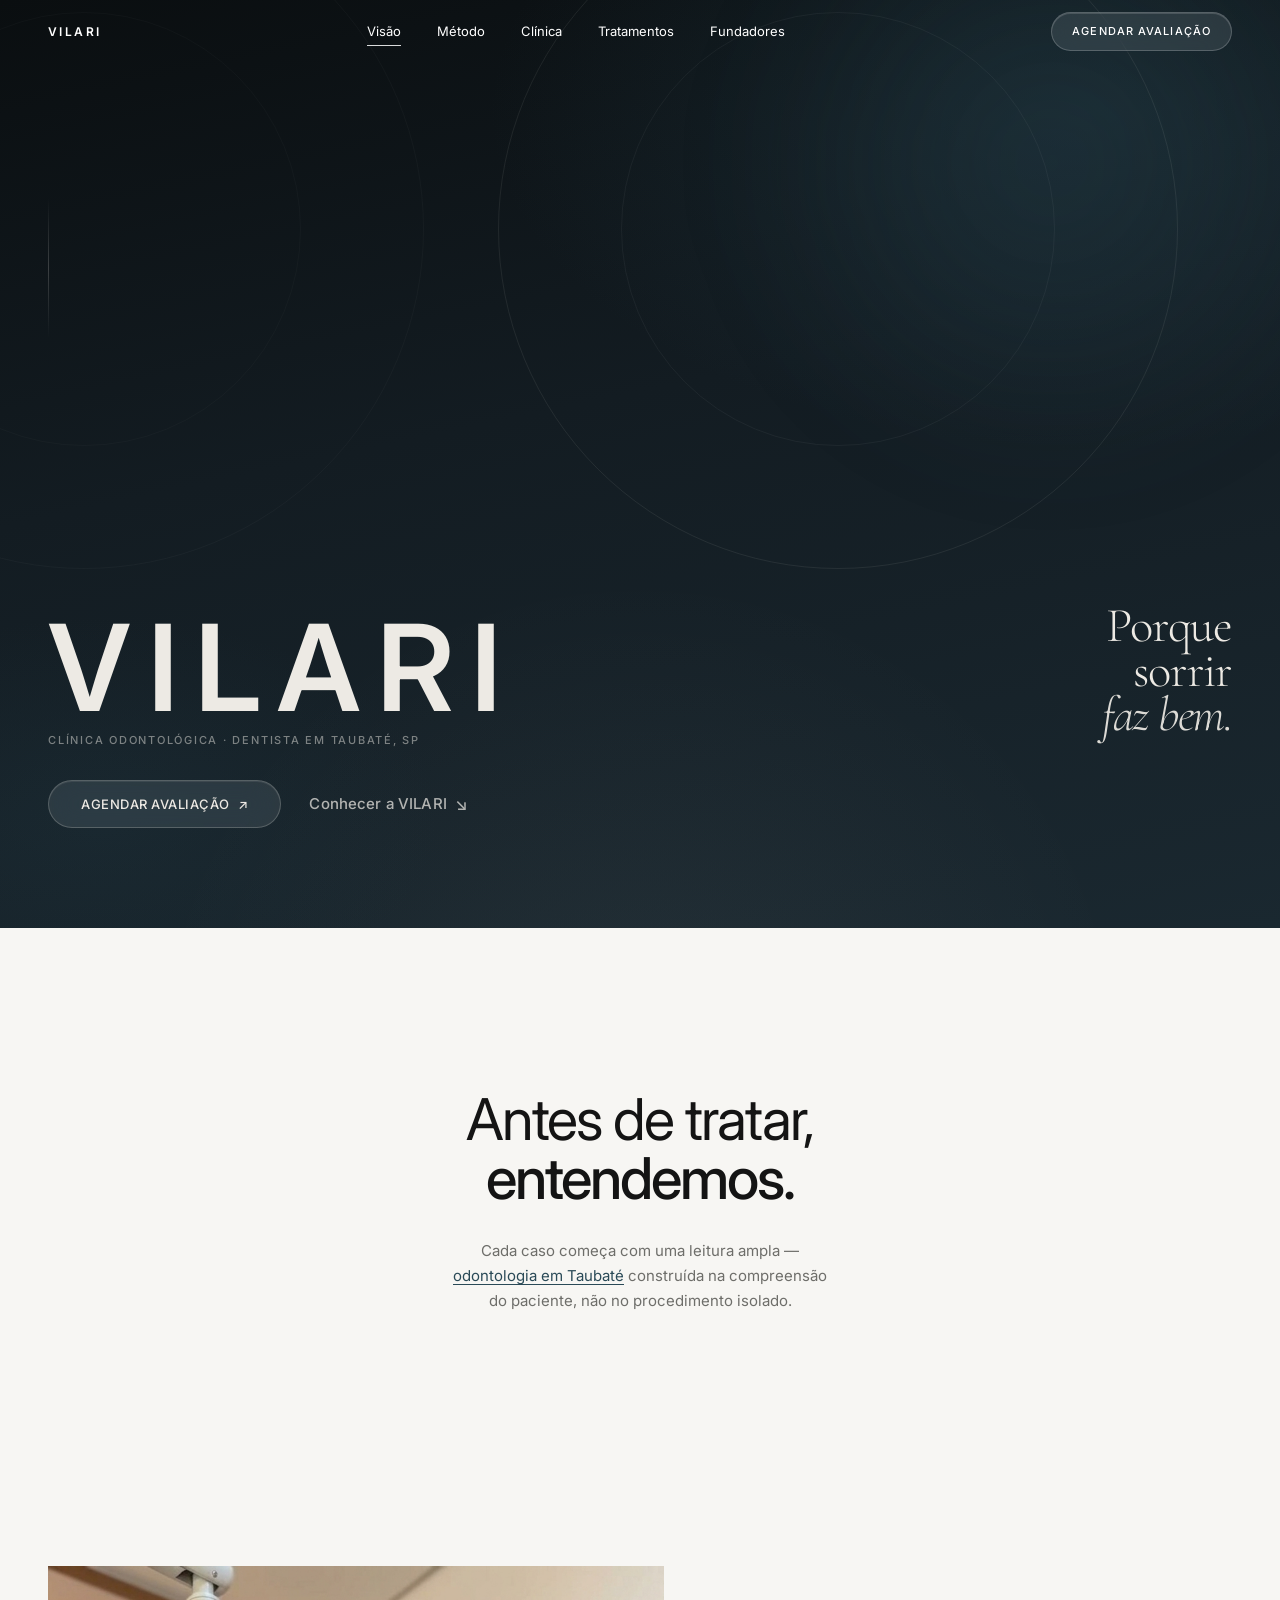
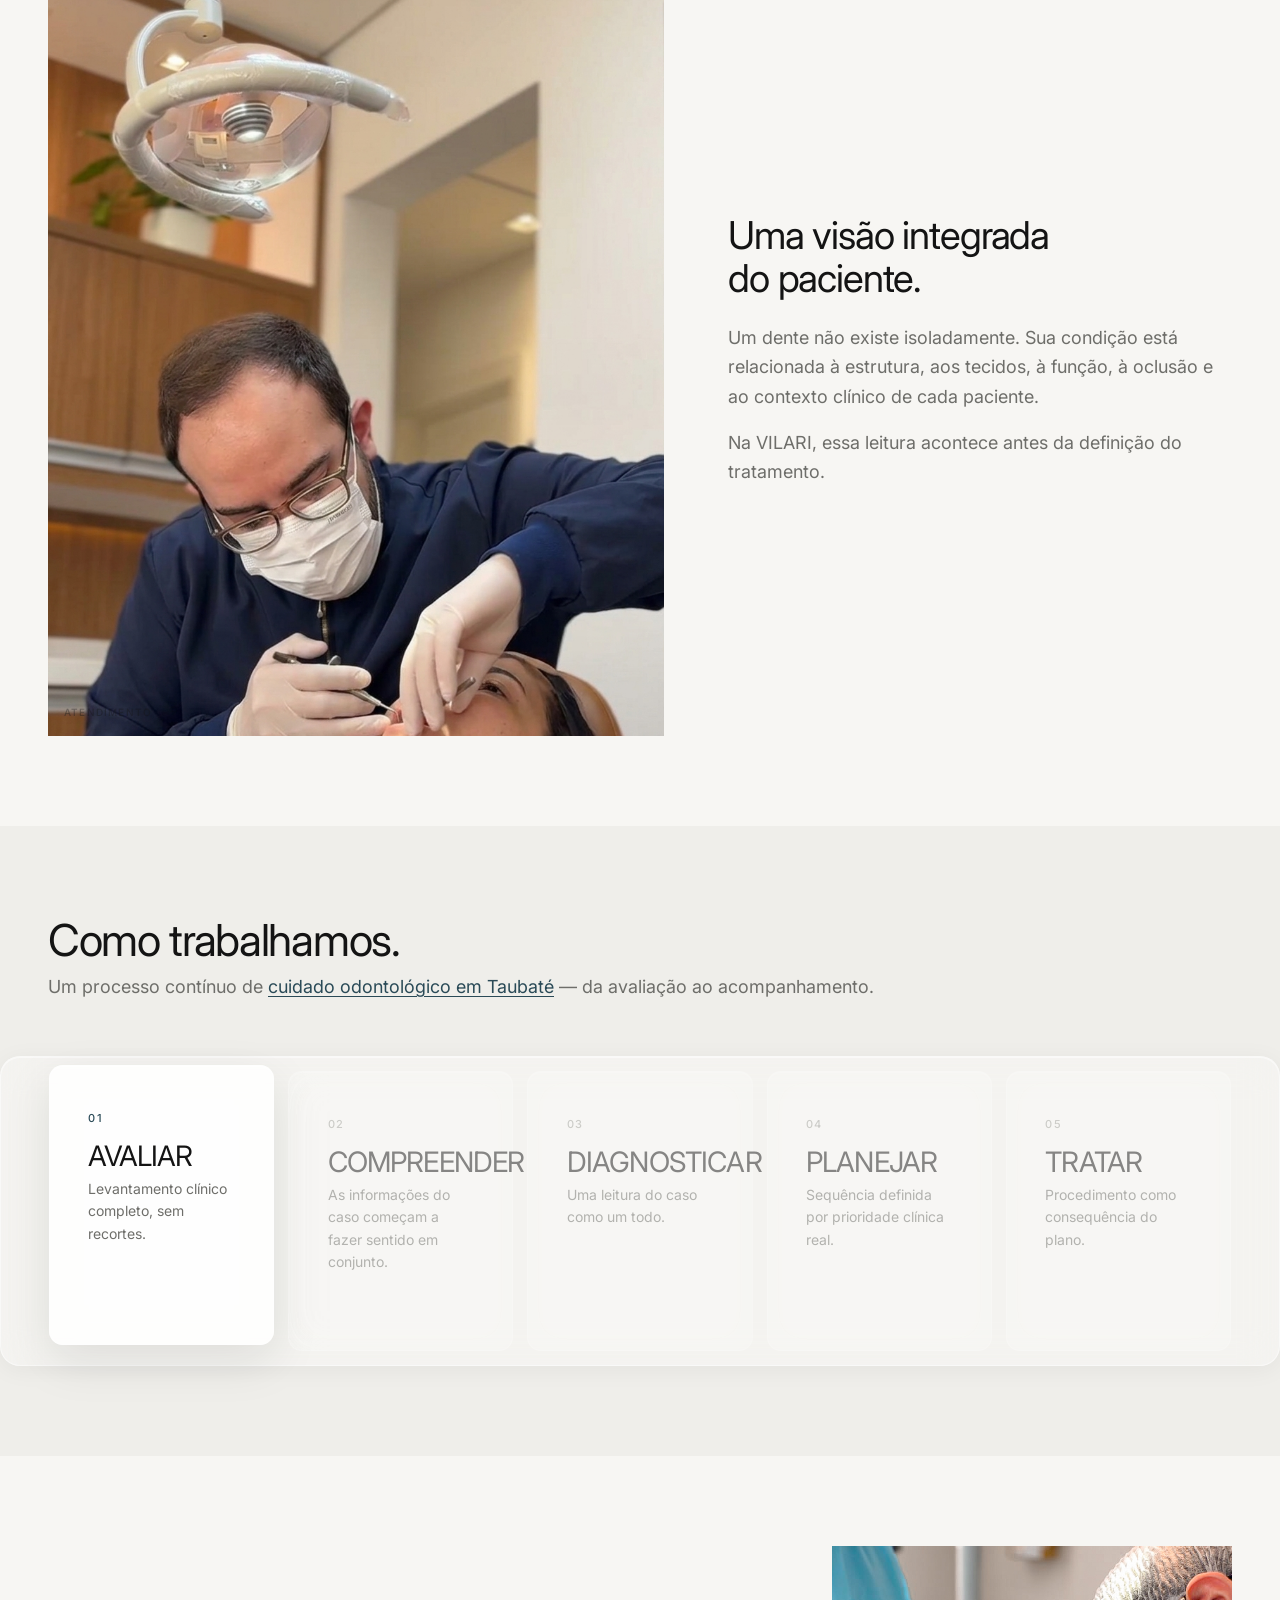
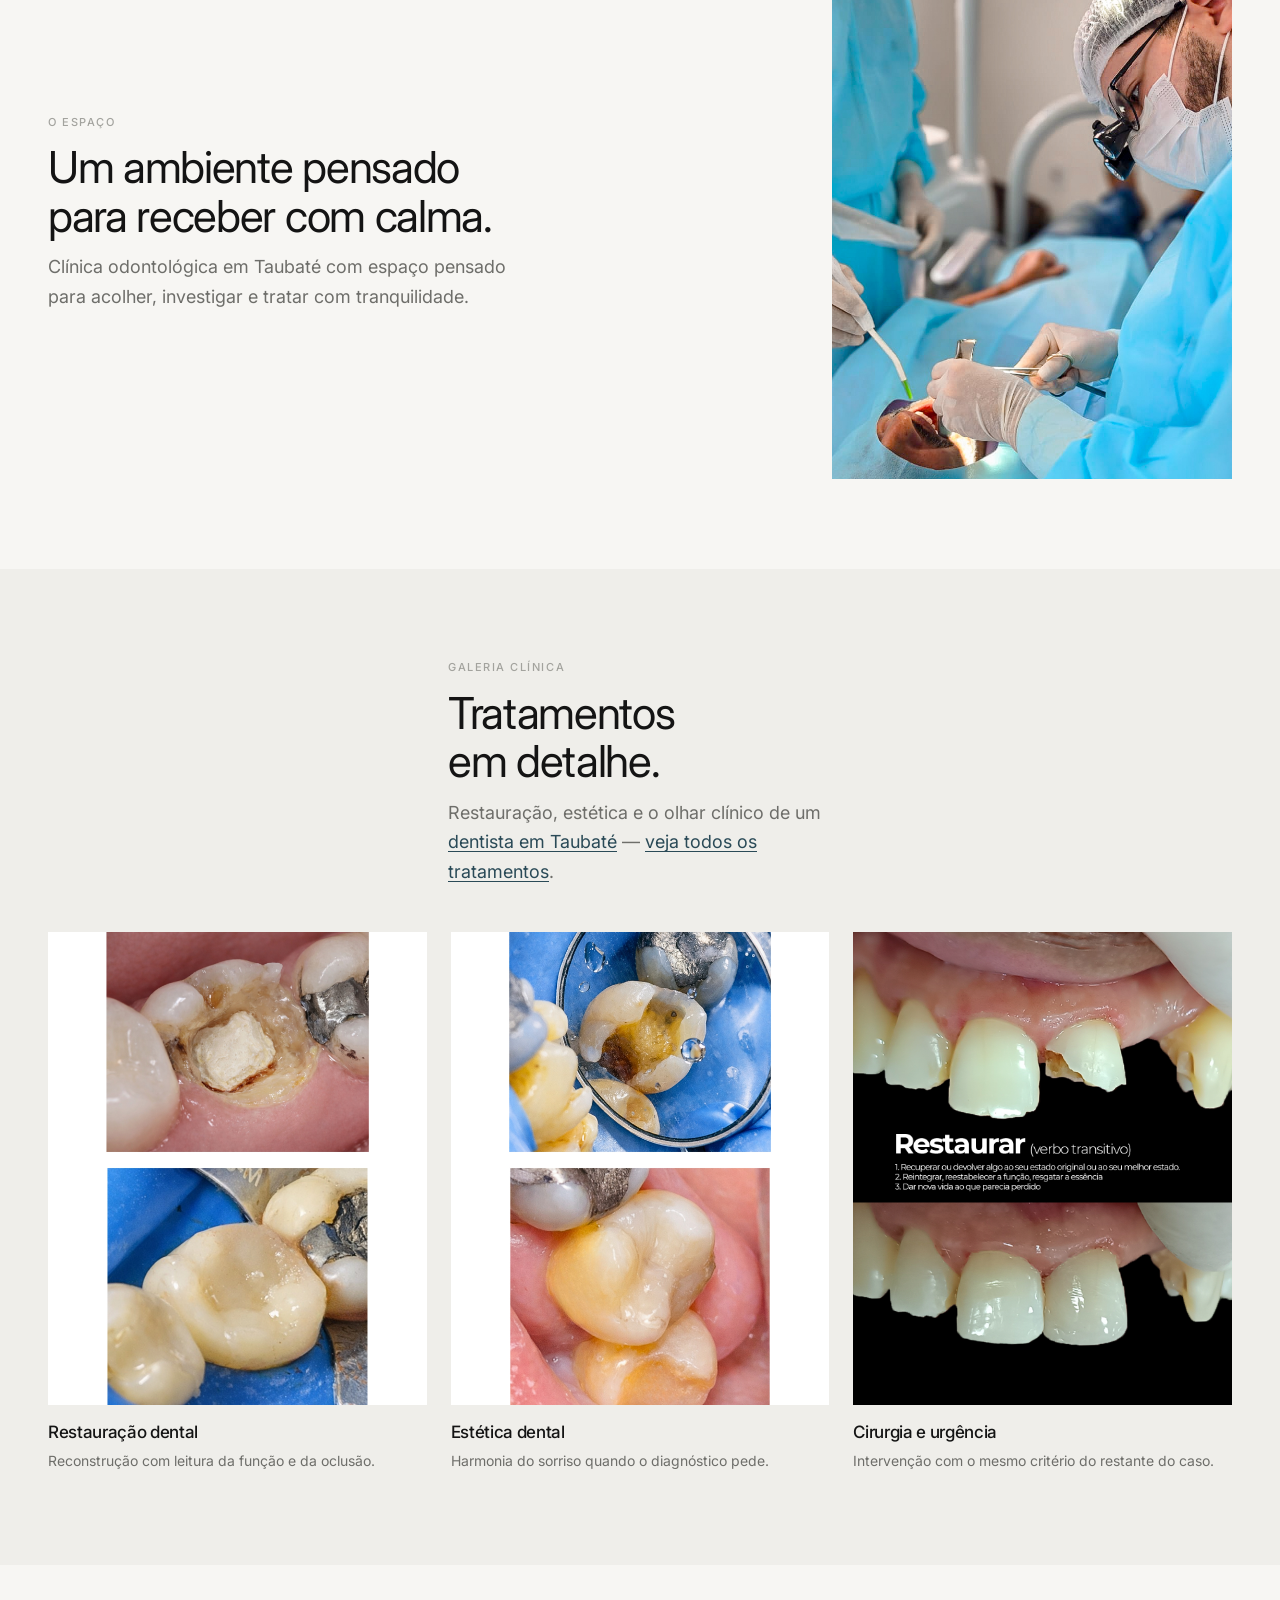
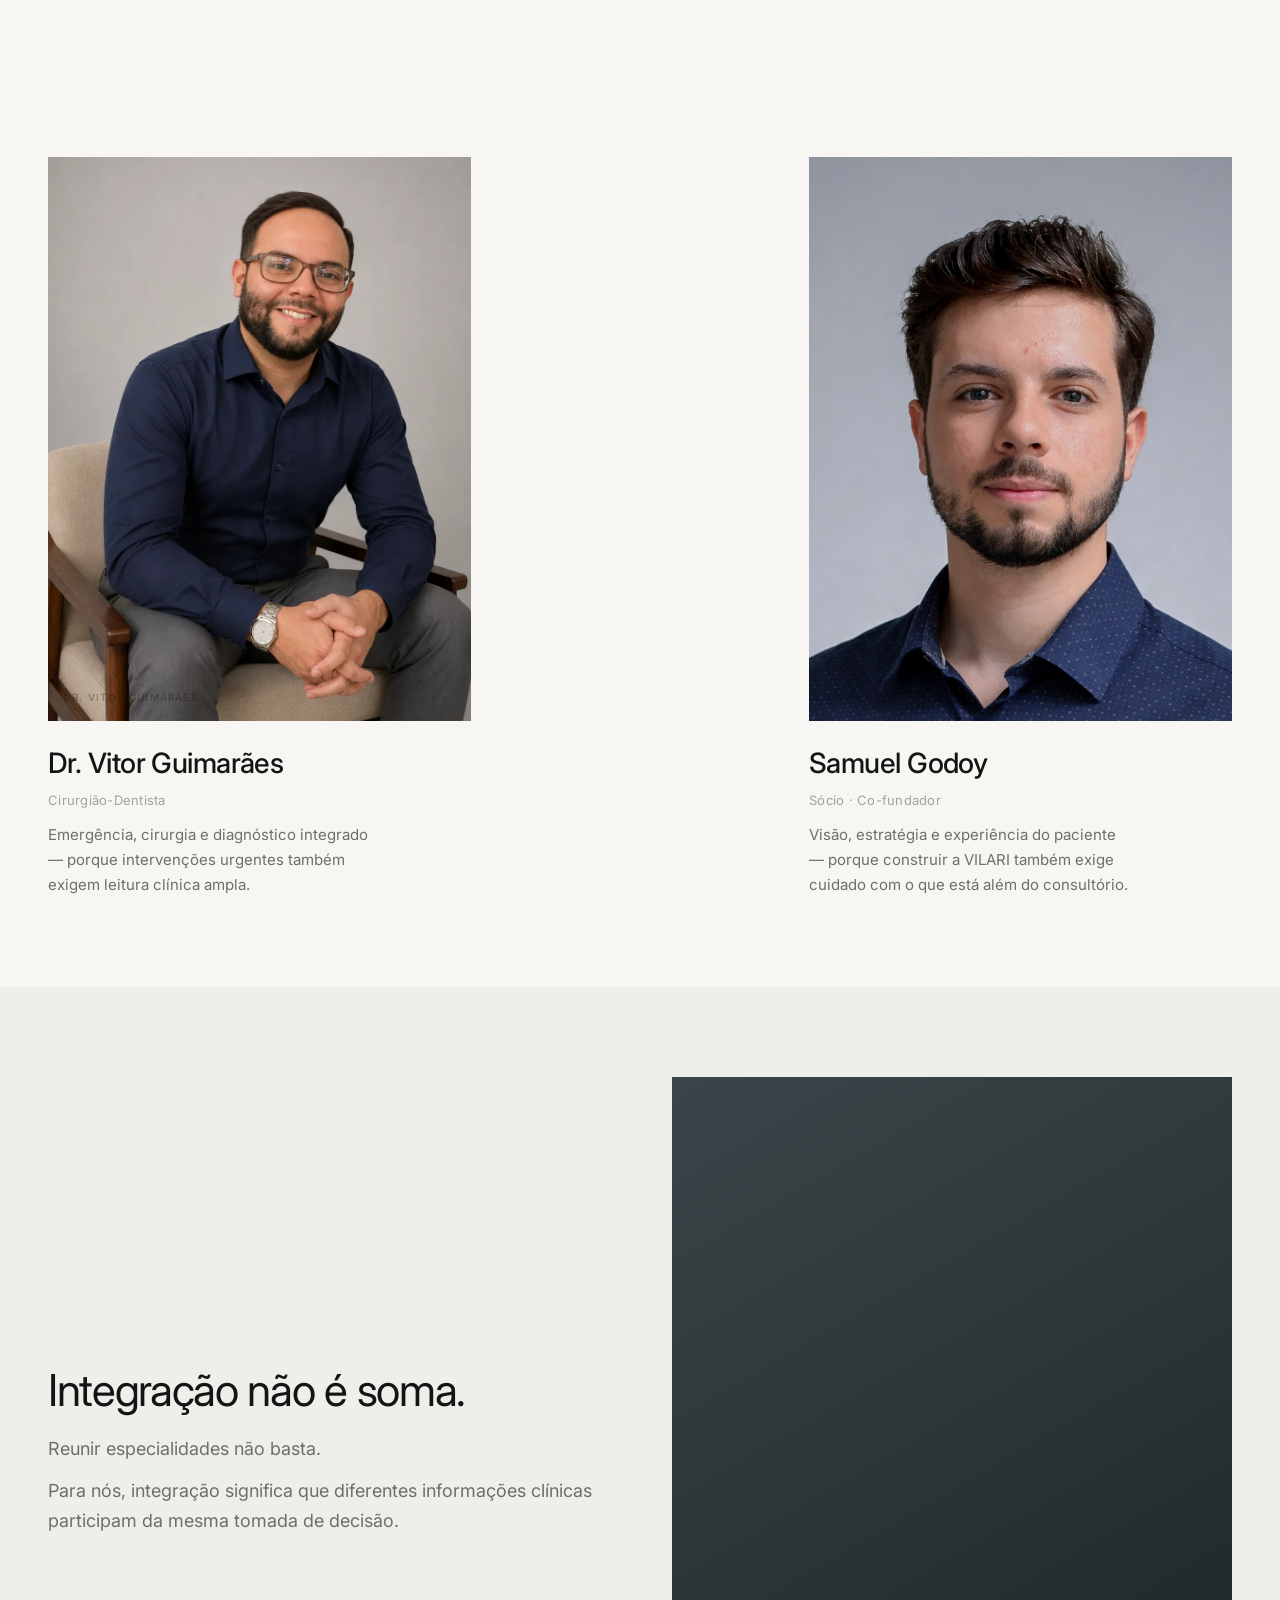
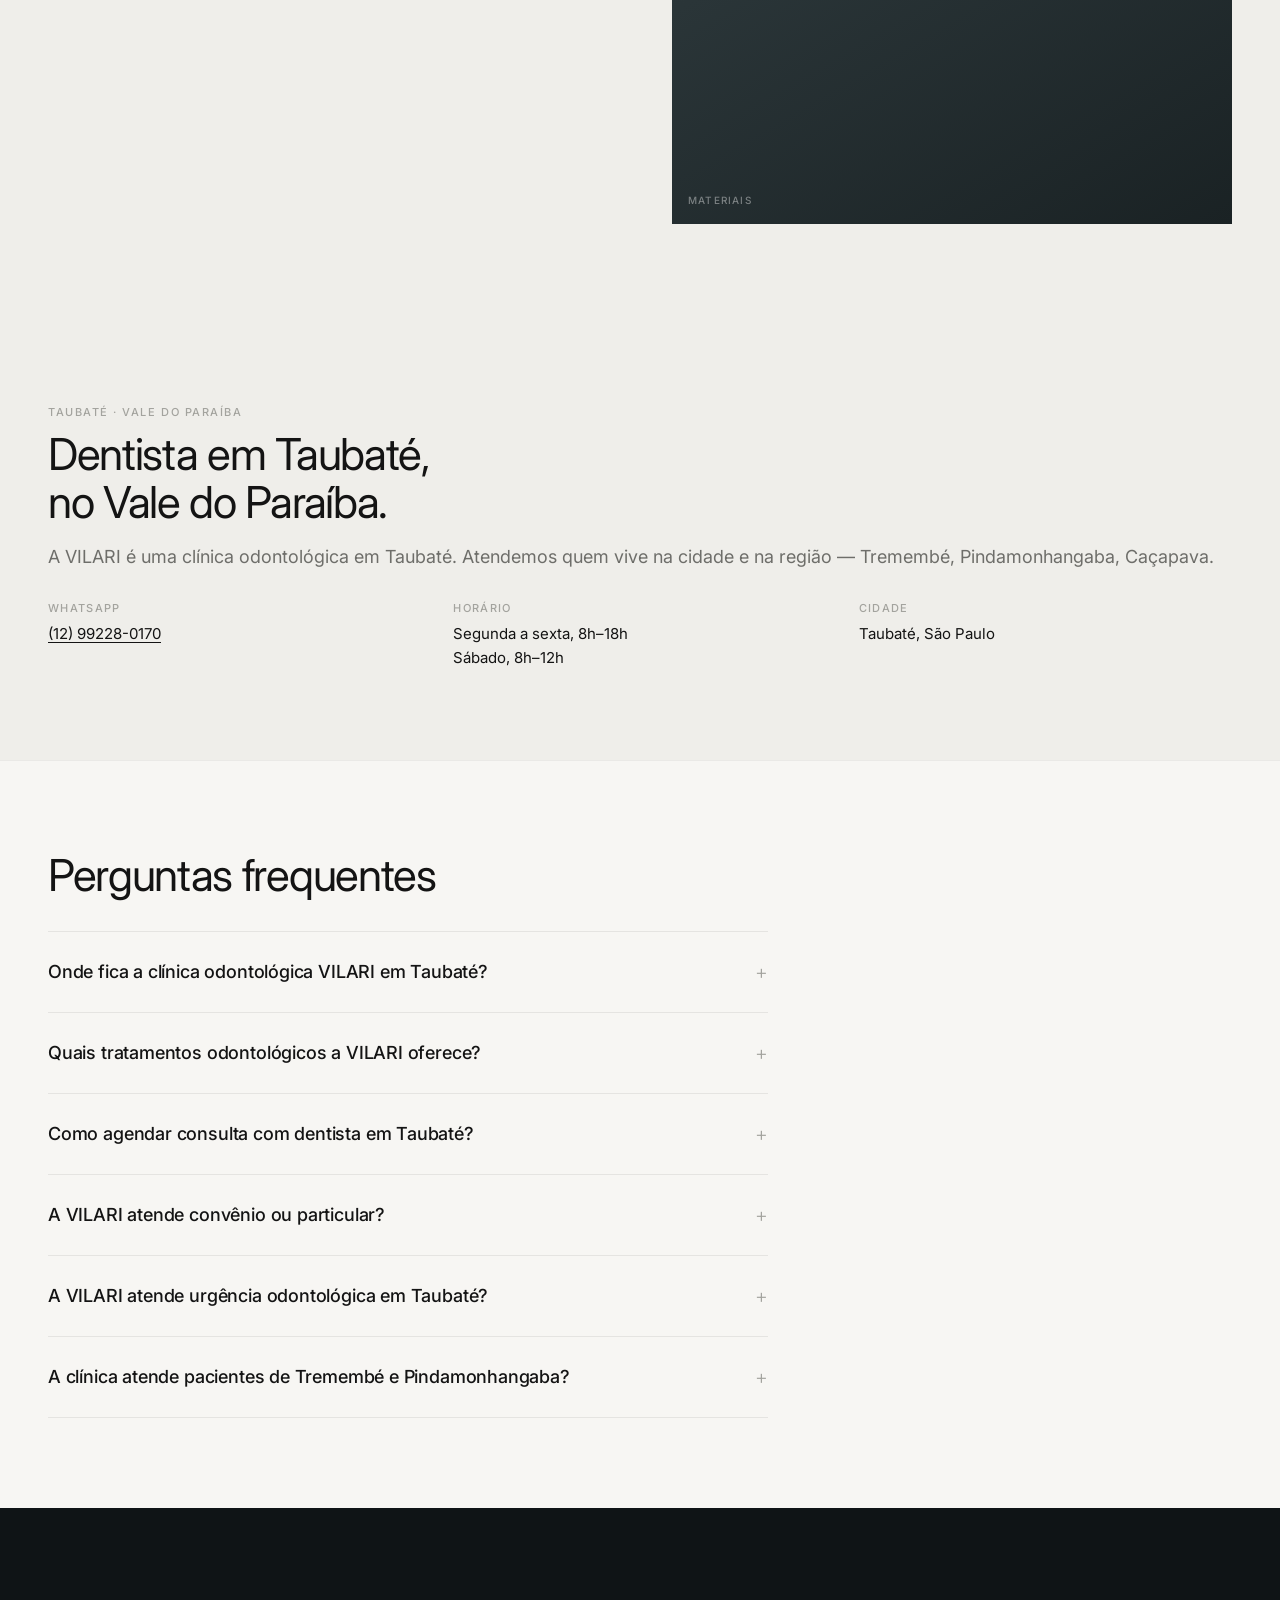
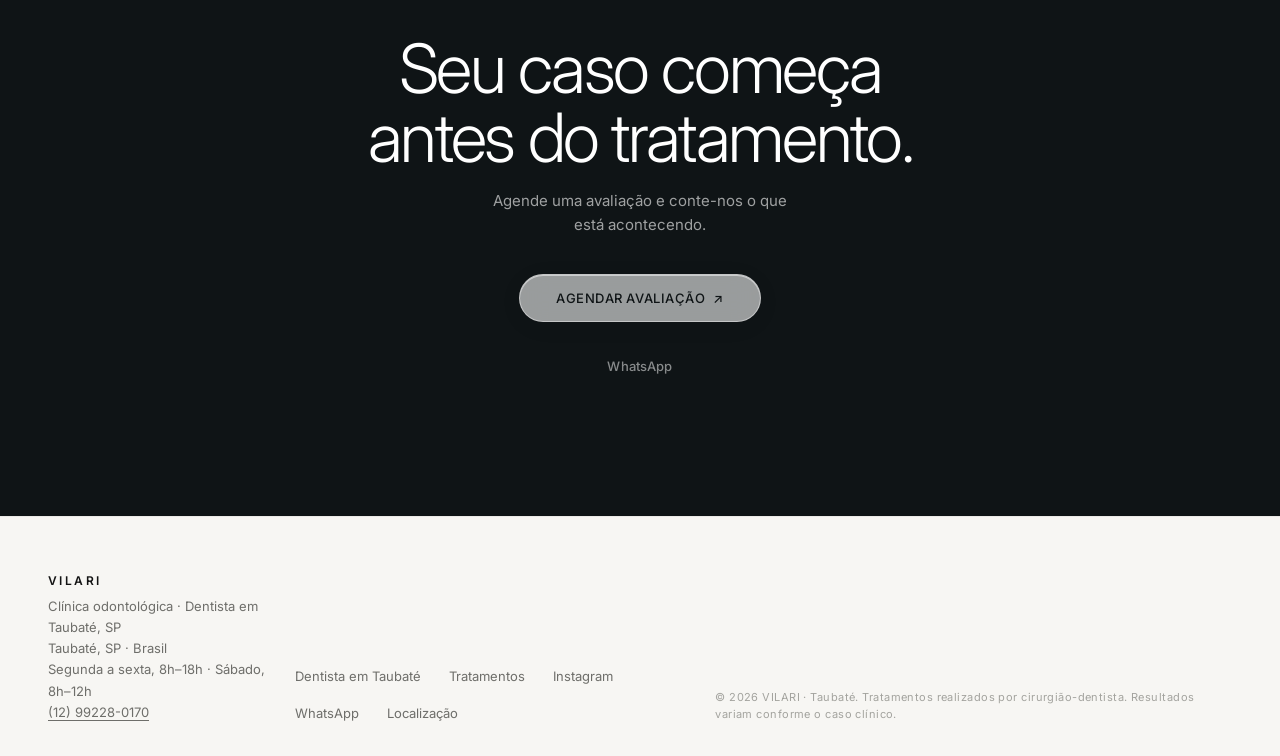
<file: index.html>
<!DOCTYPE html>
<html lang="pt-BR">
<head>
<meta charset="UTF-8">
<meta name="viewport" content="width=device-width, initial-scale=1.0, viewport-fit=cover">
<title>Dentista em Taubaté — VILARI | Clínica Odontológica</title>
<meta name="description" content="Dentista em Taubaté. Clínica odontológica VILARI com avaliação integrada, restauração, cirurgia e estética. Agende pelo WhatsApp — porque sorrir faz bem.">
<meta name="robots" content="index, follow, max-image-preview:large, max-snippet:-1, max-video-preview:-1">
<meta name="googlebot" content="index, follow">
<meta name="google-site-verification" content="o-QdteLFO8SlQJguzMWL3Iy0cIHrMH2_AKSW12f5FJg">
<meta name="author" content="VILARI Clínica Odontológica">
<meta name="geo.region" content="BR-SP">
<meta name="geo.placename" content="Taubaté">
<meta name="geo.position" content="-23.0264;-45.5553">
<meta name="ICBM" content="-23.0264, -45.5553">
<link rel="canonical" href="https://www.vilariodontologia.com.br/">
<link rel="alternate" hreflang="pt-BR" href="https://www.vilariodontologia.com.br/">
<link rel="alternate" hreflang="x-default" href="https://www.vilariodontologia.com.br/">
<link rel="sitemap" type="application/xml" href="https://www.vilariodontologia.com.br/sitemap.xml">
<meta property="og:type" content="website">
<meta property="og:locale" content="pt_BR">
<meta property="og:site_name" content="VILARI Clínica Odontológica">
<meta property="og:title" content="Dentista em Taubaté — VILARI | Clínica Odontológica">
<meta property="og:description" content="Dentista em Taubaté. Avaliação integrada, restauração, cirurgia e estética. Agende na VILARI.">
<meta property="og:url" content="https://www.vilariodontologia.com.br/">
<meta property="og:image" content="https://www.vilariodontologia.com.br/fotos/hero-sorriso.jpg">
<meta property="og:image:alt" content="VILARI — clínica odontológica em Taubaté">
<meta name="twitter:card" content="summary_large_image">
<meta name="twitter:title" content="Dentista em Taubaté — VILARI | Clínica Odontológica">
<meta name="twitter:description" content="Dentista em Taubaté. Clínica odontológica VILARI. Porque sorrir faz bem.">
<meta name="twitter:image" content="https://www.vilariodontologia.com.br/fotos/hero-sorriso.jpg">
<link rel="icon" href="/favicon.svg" type="image/svg+xml">
<link rel="manifest" href="/site.webmanifest">
<link rel="preconnect" href="https://fonts.googleapis.com">
<link rel="preconnect" href="https://fonts.gstatic.com" crossorigin>
<meta name="theme-color" content="#131C22">
<meta name="apple-mobile-web-app-capable" content="yes">
<meta name="apple-mobile-web-app-status-bar-style" content="default">
<meta name="apple-mobile-web-app-title" content="VILARI">
<meta name="format-detection" content="telephone=no">
<link href="https://fonts.googleapis.com/css2?family=Cormorant+Garamond:ital,wght@0,300;0,400;1,300&family=Inter:wght@300;400;500;600&display=swap" rel="stylesheet">
<script type="application/ld+json">
{
  "@context": "https://schema.org",
  "@graph": [
    {
      "@type": "WebSite",
      "@id": "https://www.vilariodontologia.com.br/#website",
      "url": "https://www.vilariodontologia.com.br/",
      "name": "VILARI Clínica Odontológica",
      "description": "Dentista em Taubaté — clínica odontológica com visão integrada do paciente.",
      "inLanguage": "pt-BR",
      "publisher": { "@id": "https://www.vilariodontologia.com.br/#clinic" }
    },
    {
      "@type": "WebPage",
      "@id": "https://www.vilariodontologia.com.br/#webpage",
      "url": "https://www.vilariodontologia.com.br/",
      "name": "Dentista em Taubaté — VILARI | Clínica Odontológica",
      "isPartOf": { "@id": "https://www.vilariodontologia.com.br/#website" },
      "about": { "@id": "https://www.vilariodontologia.com.br/#clinic" },
      "inLanguage": "pt-BR",
      "primaryImageOfPage": { "@id": "https://www.vilariodontologia.com.br/#primaryimage" },
      "breadcrumb": { "@id": "https://www.vilariodontologia.com.br/#breadcrumb" }
    },
    {
      "@type": "ImageObject",
      "@id": "https://www.vilariodontologia.com.br/#primaryimage",
      "url": "https://www.vilariodontologia.com.br/fotos/hero-sorriso.jpg",
      "contentUrl": "https://www.vilariodontologia.com.br/fotos/hero-sorriso.jpg"
    },
    {
      "@type": "BreadcrumbList",
      "@id": "https://www.vilariodontologia.com.br/#breadcrumb",
      "itemListElement": [
        { "@type": "ListItem", "position": 1, "name": "Dentista em Taubaté", "item": "https://www.vilariodontologia.com.br/" }
      ]
    },
    {
      "@type": ["Dentist", "MedicalBusiness", "LocalBusiness"],
      "@id": "https://www.vilariodontologia.com.br/#clinic",
      "name": "VILARI Clínica Odontológica",
      "alternateName": ["VILARI", "VILARI Odontologia Taubaté"],
      "description": "Dentista em Taubaté. Clínica odontológica com avaliação integrada, restauração, cirurgia, estética e urgência.",
      "url": "https://www.vilariodontologia.com.br/",
      "telephone": "+5512992280170",
      "email": "contato@vilariodontologia.com.br",
      "image": "https://www.vilariodontologia.com.br/fotos/hero-sorriso.jpg",
      "logo": "https://www.vilariodontologia.com.br/logo.svg",
      "priceRange": "$$",
      "currenciesAccepted": "BRL",
      "availableLanguage": "Portuguese",
      "address": {
        "@type": "PostalAddress",
        "addressLocality": "Taubaté",
        "addressRegion": "SP",
        "addressCountry": "BR"
      },
      "geo": {
        "@type": "GeoCoordinates",
        "latitude": -23.0264,
        "longitude": -45.5553
      },
      "hasMap": "https://maps.google.com/?q=VILARI+Cl%C3%ADnica+Odontol%C3%B3gica+Taubat%C3%A9+SP",
      "areaServed": [
        { "@type": "City", "name": "Taubaté" },
        { "@type": "City", "name": "Tremembé" },
        { "@type": "City", "name": "Pindamonhangaba" },
        { "@type": "City", "name": "Caçapava" },
        { "@type": "AdministrativeArea", "name": "Vale do Paraíba" }
      ],
      "openingHoursSpecification": [
        { "@type": "OpeningHoursSpecification", "dayOfWeek": ["Monday","Tuesday","Wednesday","Thursday","Friday"], "opens": "08:00", "closes": "18:00" },
        { "@type": "OpeningHoursSpecification", "dayOfWeek": "Saturday", "opens": "08:00", "closes": "12:00" }
      ],
      "sameAs": [
        "https://instagram.com/vilari"
      ],
      "employee": { "@id": "https://www.vilariodontologia.com.br/#vitor" },
      "potentialAction": {
        "@type": "ReserveAction",
        "name": "Agendar avaliação odontológica",
        "target": {
          "@type": "EntryPoint",
          "urlTemplate": "https://wa.me/5512992280170",
          "actionPlatform": [
            "https://schema.org/DesktopWebPlatform",
            "https://schema.org/MobileWebPlatform"
          ]
        }
      },
      "hasOfferCatalog": {
        "@type": "OfferCatalog",
        "name": "Tratamentos odontológicos em Taubaté",
        "itemListElement": [
          { "@type": "Offer", "url": "https://www.vilariodontologia.com.br/avaliacao-odontologica", "itemOffered": { "@type": "Service", "name": "Avaliação odontológica", "areaServed": "Taubaté" } },
          { "@type": "Offer", "url": "https://www.vilariodontologia.com.br/restauracao-dental", "itemOffered": { "@type": "Service", "name": "Restauração dental", "areaServed": "Taubaté" } },
          { "@type": "Offer", "url": "https://www.vilariodontologia.com.br/cirurgia-odontologica", "itemOffered": { "@type": "Service", "name": "Cirurgia odontológica", "areaServed": "Taubaté" } },
          { "@type": "Offer", "url": "https://www.vilariodontologia.com.br/estetica-dental", "itemOffered": { "@type": "Service", "name": "Estética dental", "areaServed": "Taubaté" } },
          { "@type": "Offer", "url": "https://www.vilariodontologia.com.br/urgencia-odontologica", "itemOffered": { "@type": "Service", "name": "Urgência odontológica", "areaServed": "Taubaté" } }
        ]
      }
    },
    {
      "@type": "FAQPage",
      "@id": "https://www.vilariodontologia.com.br/#faq",
      "mainEntity": [
        {
          "@type": "Question",
          "name": "Onde fica a clínica odontológica VILARI em Taubaté?",
          "acceptedAnswer": {
            "@type": "Answer",
            "text": "A VILARI é uma clínica odontológica em Taubaté, SP, no Vale do Paraíba. Fale pelo WhatsApp (12) 99228-0170 para receber o endereço completo e orientações de acesso."
          }
        },
        {
          "@type": "Question",
          "name": "Quais tratamentos odontológicos a VILARI oferece?",
          "acceptedAnswer": {
            "@type": "Answer",
            "text": "Avaliação integrada, restaurações, cirurgia odontológica, estética dental e urgência — sempre a partir de uma leitura ampla do caso, em Taubaté."
          }
        },
        {
          "@type": "Question",
          "name": "Como agendar consulta com dentista em Taubaté?",
          "acceptedAnswer": {
            "@type": "Answer",
            "text": "Clique em Agendar avaliação ou envie mensagem pelo WhatsApp (12) 99228-0170. Retornamos com horários e orientações para a primeira consulta."
          }
        },
        {
          "@type": "Question",
          "name": "A VILARI atende convênio ou particular?",
          "acceptedAnswer": {
            "@type": "Answer",
            "text": "Entre em contato para confirmar formas de atendimento, convênios aceitos e valores de avaliação. Priorizamos clareza antes de qualquer tratamento."
          }
        },
        {
          "@type": "Question",
          "name": "A VILARI atende urgência odontológica em Taubaté?",
          "acceptedAnswer": {
            "@type": "Answer",
            "text": "Sim. Dor, trauma e situações de emergência são avaliados pelo cirurgião-dentista. Fale pelo WhatsApp para verificar disponibilidade."
          }
        },
        {
          "@type": "Question",
          "name": "A clínica atende pacientes de Tremembé e Pindamonhangaba?",
          "acceptedAnswer": {
            "@type": "Answer",
            "text": "Sim. Além de Taubaté, atendemos pacientes do Vale do Paraíba, incluindo Tremembé, Pindamonhangaba e Caçapava."
          }
        }
      ]
    },
    {
      "@type": "Person",
      "@id": "https://www.vilariodontologia.com.br/#vitor",
      "name": "Dr. Vitor Guimarães",
      "jobTitle": "Cirurgião-Dentista",
      "worksFor": { "@id": "https://www.vilariodontologia.com.br/#clinic" },
      "knowsAbout": ["Cirurgia odontológica", "Emergência odontológica", "Diagnóstico integrado"]
    },
    {
      "@type": "Person",
      "@id": "https://www.vilariodontologia.com.br/#samuel",
      "name": "Samuel Godoy",
      "jobTitle": "Sócio e Co-fundador",
      "worksFor": { "@id": "https://www.vilariodontologia.com.br/#clinic" }
    }
  ]
}
</script>
<style>
  /* Mobile-first tokens — scaled up on larger screens */
  :root {
    --white: #F7F6F3;
    --surface: #EFEEEA;
    --dark: #0F1416;
    --text: #141414;
    --text-muted: #6E6E6A;
    --text-light: #A3A39E;
    --petrol: #2A4A57;
    --ease: cubic-bezier(0.22, 1, 0.36, 1);
    --pad: clamp(28px, 6.5vw, 48px);
    --inset-l: max(var(--pad), env(safe-area-inset-left, 0px));
    --inset-r: max(var(--pad), env(safe-area-inset-right, 0px));
    --nav-h: 56px;
    --max: 1320px;
    --touch: 48px;
    --section-y: 72px;
    --mobile-bar: 68px;
    --glass-blur: 18px;
    --glass-saturate: 1.25;
    --glass-light: rgba(255, 255, 255, 0.58);
    --glass-light-border: rgba(255, 255, 255, 0.42);
    --glass-surface: rgba(247, 246, 243, 0.72);
    --glass-surface-border: rgba(255, 255, 255, 0.5);
    --glass-dark: rgba(255, 255, 255, 0.1);
    --glass-dark-border: rgba(255, 255, 255, 0.2);
    --glass-shadow: 0 4px 24px rgba(15, 20, 22, 0.05);
    --glass-inset: inset 0 1px 0 rgba(255, 255, 255, 0.5);
    --spring: cubic-bezier(0.32, 0.72, 0, 1);
    --spring-soft: cubic-bezier(0.25, 0.46, 0.45, 0.94);
  }

  @media (min-width: 768px) {
    :root {
      --nav-h: 64px;
      --section-y: clamp(64px, 10vh, 120px);
      --mobile-bar: 0px;
    }
  }

  *, *::before, *::after { margin: 0; padding: 0; box-sizing: border-box; }
  html {
    scroll-behavior: smooth;
    -webkit-text-size-adjust: 100%;
    scroll-padding-top: calc(var(--nav-h) + env(safe-area-inset-top, 0px) + 12px);
  }

  body {
    font-family: 'Inter', -apple-system, BlinkMacSystemFont, sans-serif;
    font-size: 16px;
    line-height: 1.6;
    color: var(--text);
    background: var(--white);
    -webkit-font-smoothing: antialiased;
    -moz-osx-font-smoothing: grayscale;
    text-rendering: optimizeLegibility;
    overflow-x: hidden;
    padding-bottom: calc(var(--mobile-bar) + env(safe-area-inset-bottom, 0px));
  }

  img { display: block; max-width: 100%; height: auto; }
  a { color: inherit; text-decoration: none; }

  .wrap {
    width: 100%;
    max-width: var(--max);
    margin-inline: auto;
    padding-left: var(--inset-l);
    padding-right: var(--inset-r);
  }

  .display,
  .heading {
    text-wrap: balance;
    overflow-wrap: break-word;
  }

  ::selection { background: var(--petrol); color: var(--white); }
  :focus-visible { outline: 2px solid var(--petrol); outline-offset: 3px; }

  .skip-link {
    position: absolute;
    top: -100%;
    left: var(--inset-l);
    z-index: 500;
    padding: 12px 20px;
    background: var(--text);
    color: var(--white);
    font-size: 0.8125rem;
    font-weight: 500;
    border-radius: 0 0 8px 8px;
    transition: top 0.2s var(--ease);
  }
  .skip-link:focus {
    top: 0;
  }

  /* ── LIQUID GLASS (leve) ── */
  .glass {
    background: var(--glass-light);
    backdrop-filter: blur(var(--glass-blur)) saturate(var(--glass-saturate));
    -webkit-backdrop-filter: blur(var(--glass-blur)) saturate(var(--glass-saturate));
    border: 1px solid var(--glass-light-border);
    box-shadow: var(--glass-shadow), var(--glass-inset);
  }
  .glass-surface {
    background: var(--glass-surface);
    backdrop-filter: blur(var(--glass-blur)) saturate(var(--glass-saturate));
    -webkit-backdrop-filter: blur(var(--glass-blur)) saturate(var(--glass-saturate));
    border: 1px solid var(--glass-surface-border);
    box-shadow: var(--glass-shadow), var(--glass-inset);
  }
  .glass-dark {
    background: var(--glass-dark);
    backdrop-filter: blur(14px) saturate(1.15);
    -webkit-backdrop-filter: blur(14px) saturate(1.15);
    border: 1px solid var(--glass-dark-border);
    box-shadow: inset 0 1px 0 rgba(255, 255, 255, 0.14);
  }
  @supports not ((backdrop-filter: blur(1px)) or (-webkit-backdrop-filter: blur(1px))) {
    .glass { background: rgba(255, 255, 255, 0.94); }
    .glass-surface { background: rgba(247, 246, 243, 0.96); }
    .glass-dark { background: rgba(255, 255, 255, 0.16); }
  }

  /* ── TYPE ── */
  .eyebrow {
    font-size: 0.6875rem;
    font-weight: 500;
    letter-spacing: 0.14em;
    text-transform: uppercase;
    color: var(--text-light);
  }

  .display {
    font-size: clamp(2.125rem, 9.5vw, 4.25rem);
    font-weight: 300;
    letter-spacing: -0.035em;
    line-height: 1.02;
    color: var(--text);
  }

  .display strong { font-weight: 500; }

  .heading {
    font-size: clamp(1.625rem, 6.5vw, 2.75rem);
    font-weight: 400;
    letter-spacing: -0.03em;
    line-height: 1.1;
  }

  .body-lg {
    font-size: clamp(1rem, 1.5vw, 1.125rem);
    line-height: 1.65;
    color: var(--text-muted);
    font-weight: 400;
  }
  .body-lg a,
  .gallery-header a {
    color: var(--petrol);
    text-decoration: underline;
    text-underline-offset: 3px;
  }

  /* ── LINKS ── */
  .link {
    display: inline-flex;
    align-items: center;
    gap: 8px;
    font-size: 0.9375rem;
    font-weight: 500;
    letter-spacing: 0.01em;
    min-height: var(--touch);
    transition: gap 0.3s var(--ease), opacity 0.3s;
    -webkit-tap-highlight-color: transparent;
    touch-action: manipulation;
  }
  .link .icon { font-size: 1.1em; line-height: 1; }

  .link-light { color: rgba(255,255,255,0.85); }

  .btn {
    display: inline-flex;
    align-items: center;
    justify-content: center;
    gap: 8px;
    min-height: var(--touch);
    padding: 0 28px;
    font-size: 0.8125rem;
    font-weight: 500;
    letter-spacing: 0.04em;
    text-transform: uppercase;
    background: var(--text);
    color: var(--white);
    border: none;
    cursor: pointer;
    transition: background 0.3s var(--ease), transform 0.3s var(--ease);
    -webkit-tap-highlight-color: transparent;
    touch-action: manipulation;
  }
  .btn:active { transform: scale(0.97); transition-duration: 0.15s; }
  @media (hover: hover) {
    .btn:hover { background: var(--petrol); }
    .btn:active { transform: none; transition-duration: 0.3s; }
  }
  .btn-outline {
    background: transparent;
    color: var(--text);
    border: 1px solid rgba(20,20,20,0.2);
  }
  @media (hover: hover) {
    .btn-outline:hover { background: var(--text); color: var(--white); border-color: var(--text); }
    .link:hover { gap: 12px; }
    .link-light:hover { color: #fff; }
    .media:hover img,
    .media:hover video { transform: scale(1.03); }
    .btn-light:hover { background: #fff; }
    header.on-hero .nav-cta:hover {
      background: rgba(255, 255, 255, 0.18);
      border-color: rgba(255, 255, 255, 0.35);
    }
    header.scrolled .nav-cta:hover { background: var(--petrol); }
  }
  .btn-light {
    background: var(--white);
    color: var(--dark);
  }

  /* ── MEDIA ── */
  .media {
    position: relative;
    overflow: hidden;
    background: var(--surface);
  }
  .media img,
  .media video {
    width: 100%;
    height: 100%;
    object-fit: cover;
    transition: transform 1.2s var(--ease);
  }
  .media-video {
    pointer-events: none;
    user-select: none;
  }
  .media-fill {
    position: absolute;
    inset: 0;
    background:
      linear-gradient(145deg, #E4E3DF 0%, #D8D7D2 40%, #CBCAC4 100%);
  }
  .media-fill.tone-warm {
    background: linear-gradient(160deg, #E8E6E1 0%, #D5D3CC 50%, #C4C2BA 100%);
  }
  .media-fill.tone-cool {
    background: linear-gradient(155deg, #E2E4E6 0%, #CDD2D5 50%, #B8BFC3 100%);
  }
  .media-fill.tone-deep {
    background: linear-gradient(150deg, #3A4549 0%, #2A3538 50%, #1A2224 100%);
  }
  .media-tag {
    position: absolute;
    bottom: 16px;
    left: 16px;
    font-size: 0.625rem;
    font-weight: 500;
    letter-spacing: 0.12em;
    text-transform: uppercase;
    color: rgba(20,20,20,0.35);
    z-index: 2;
    pointer-events: none;
  }
  .media-fill.tone-deep + .media-tag,
  .media:has(.tone-deep) .media-tag { color: rgba(255,255,255,0.4); }
  .media img.loaded ~ .media-fill,
  .media video.loaded ~ .media-fill { display: none; }
  .media img:not([src]), .media img[src=""] { display: none; }

  /* ── NAV ── */
  header {
    position: fixed;
    top: 0; left: 0; right: 0;
    z-index: 300;
    height: var(--nav-h);
    padding-top: env(safe-area-inset-top, 0);
    transition: background 0.45s var(--spring-soft), border-color 0.45s var(--spring-soft), box-shadow 0.45s var(--spring-soft);
  }
  header.on-hero { background: transparent; border-bottom: 1px solid transparent; }
  header.on-hero .wordmark,
  header.on-hero .nav-link { color: #fff; }
  header.on-hero .nav-cta {
    background: var(--glass-dark);
    color: #fff;
    border: 1px solid var(--glass-dark-border);
    backdrop-filter: blur(14px) saturate(1.15);
    -webkit-backdrop-filter: blur(14px) saturate(1.15);
    box-shadow: inset 0 1px 0 rgba(255, 255, 255, 0.14);
  }
  header.on-hero .burger span { background: #fff; }
  header.scrolled {
    background: var(--glass-surface);
    backdrop-filter: blur(var(--glass-blur)) saturate(var(--glass-saturate));
    -webkit-backdrop-filter: blur(var(--glass-blur)) saturate(var(--glass-saturate));
    border-bottom: 1px solid rgba(255, 255, 255, 0.35);
    box-shadow: 0 1px 0 rgba(255, 255, 255, 0.4) inset, 0 4px 20px rgba(15, 20, 22, 0.04);
  }
  header.scrolled .wordmark,
  header.scrolled .nav-link { color: var(--text); }
  header.scrolled .nav-cta {
    background: var(--text);
    color: var(--white);
    border-color: var(--text);
  }
  header.scrolled .burger span { background: var(--text); }

  nav.wrap {
    display: flex;
    align-items: center;
    justify-content: space-between;
    height: 100%;
    gap: 12px;
  }

  .wordmark {
    flex-shrink: 0;
    font-size: 0.75rem;
    font-weight: 600;
    letter-spacing: 0.2em;
    text-transform: uppercase;
    transition: color 0.4s, opacity 0.3s var(--ease);
  }
  @media (hover: hover) {
    .wordmark:hover { opacity: 0.72; }
    header.on-hero .wordmark:hover { opacity: 0.88; }
  }

  .nav-links { display: none; }

  .nav-cta {
    display: none;
    font-size: 0.6875rem;
    font-weight: 500;
    letter-spacing: 0.1em;
    text-transform: uppercase;
    padding: 10px 20px;
    border-radius: 100px;
    transition: background 0.35s var(--spring-soft), color 0.35s, border-color 0.35s, transform 0.2s var(--spring), box-shadow 0.35s;
  }

  /* Compact CTA visible on mobile after scroll */
  .nav-cta-mobile-header {
    display: none;
    align-items: center;
    justify-content: center;
    min-height: 36px;
    padding: 0 14px;
    font-size: 0.625rem;
    font-weight: 600;
    letter-spacing: 0.08em;
    text-transform: uppercase;
    background: var(--text);
    color: var(--white);
    border-radius: 100px;
    margin-left: auto;
    margin-right: 8px;
    opacity: 0;
    transform: scale(0.92);
    pointer-events: none;
    transition: opacity 0.35s var(--ease), transform 0.35s var(--ease), background 0.3s;
    -webkit-tap-highlight-color: transparent;
  }
  header.scrolled .nav-cta-mobile-header {
    display: inline-flex;
    opacity: 1;
    transform: scale(1);
    pointer-events: auto;
    background: rgba(20, 20, 20, 0.72);
    backdrop-filter: blur(14px) saturate(1.1);
    -webkit-backdrop-filter: blur(14px) saturate(1.1);
    border: 1px solid rgba(255, 255, 255, 0.1);
    box-shadow: inset 0 1px 0 rgba(255, 255, 255, 0.08), 0 2px 12px rgba(15, 20, 22, 0.12);
  }
  header.on-hero .nav-cta-mobile-header {
    background: var(--glass-dark);
    color: #fff;
    border: 1px solid var(--glass-dark-border);
    backdrop-filter: blur(14px) saturate(1.15);
    -webkit-backdrop-filter: blur(14px) saturate(1.15);
    box-shadow: inset 0 1px 0 rgba(255, 255, 255, 0.14);
    opacity: 0;
    pointer-events: none;
  }

  .burger {
    display: flex;
    align-items: center;
    justify-content: center;
    width: var(--touch);
    height: var(--touch);
    margin-right: 0;
    flex-shrink: 0;
    background: none;
    border: none;
    cursor: pointer;
    position: relative;
    border-radius: 50%;
    transition: background 0.25s var(--ease), transform 0.2s var(--spring);
    -webkit-tap-highlight-color: transparent;
  }
  .burger:active { transform: scale(0.92); }
  header.on-hero .burger:active { background: rgba(255, 255, 255, 0.1); }
  header.scrolled .burger:active { background: rgba(20, 20, 20, 0.06); }
  .burger span {
    position: absolute;
    width: 22px;
    height: 1px;
    background: var(--text);
    transition: transform 0.3s var(--ease), opacity 0.3s, background 0.4s;
  }
  .burger span:nth-child(1) { transform: translateY(-5px); }
  .burger span:nth-child(3) { transform: translateY(5px); }
  .burger.open span:nth-child(1) { transform: rotate(45deg); }
  .burger.open span:nth-child(2) { opacity: 0; }
  .burger.open span:nth-child(3) { transform: rotate(-45deg); }

  .mobile-nav {
    position: fixed;
    inset: 0;
    z-index: 400;
    display: flex;
    flex-direction: column;
    justify-content: flex-end;
    padding: 0;
    background: transparent;
    transform: translateY(100%);
    visibility: hidden;
    pointer-events: none;
    transition: transform 0.55s var(--spring), visibility 0s linear 0.55s;
  }
  .mobile-nav.open {
    transform: translateY(0);
    visibility: visible;
    pointer-events: auto;
    transition: transform 0.55s var(--spring), visibility 0s linear 0s;
  }
  .mobile-nav-backdrop {
    position: absolute;
    inset: 0;
    background: rgba(15, 20, 22, 0.45);
    backdrop-filter: blur(6px);
    -webkit-backdrop-filter: blur(6px);
    opacity: 0;
    transition: opacity 0.4s var(--ease);
    pointer-events: none;
  }
  .mobile-nav.open .mobile-nav-backdrop {
    opacity: 1;
    pointer-events: auto;
  }
  .mobile-nav-panel {
    position: relative;
    z-index: 1;
    width: 100%;
    max-height: min(85svh, 640px);
    overflow-y: auto;
    -webkit-overflow-scrolling: touch;
    overscroll-behavior: contain;
    background: var(--glass-surface);
    backdrop-filter: blur(24px) saturate(var(--glass-saturate));
    -webkit-backdrop-filter: blur(24px) saturate(var(--glass-saturate));
    border: 1px solid var(--glass-surface-border);
    border-bottom: none;
    border-radius: 20px 20px 0 0;
    padding: 8px var(--inset-l) max(24px, env(safe-area-inset-bottom)) var(--inset-r);
    box-shadow: var(--glass-shadow), var(--glass-inset), 0 -8px 40px rgba(15, 20, 22, 0.08);
  }
  .mobile-nav-handle {
    width: 36px;
    height: 4px;
    background: rgba(20,20,20,0.12);
    border-radius: 2px;
    margin: 0 auto 24px;
  }
  .mobile-nav a {
    font-size: clamp(1.375rem, 5.5vw, 1.75rem);
    font-weight: 400;
    letter-spacing: -0.02em;
    padding: 16px 0;
    border-bottom: 1px solid rgba(20,20,20,0.06);
    display: block;
    -webkit-tap-highlight-color: transparent;
    transition: opacity 0.2s, transform 0.35s var(--spring);
  }
  .mobile-nav.open .mobile-nav-panel > a {
    animation: navSlideIn 0.55s var(--spring) backwards;
  }
  .mobile-nav.open .mobile-nav-panel > a:nth-child(2) { animation-delay: 0.04s; }
  .mobile-nav.open .mobile-nav-panel > a:nth-child(3) { animation-delay: 0.07s; }
  .mobile-nav.open .mobile-nav-panel > a:nth-child(4) { animation-delay: 0.1s; }
  .mobile-nav.open .mobile-nav-panel > a:nth-child(5) { animation-delay: 0.13s; }
  .mobile-nav.open .mobile-nav-panel > a:nth-child(6) { animation-delay: 0.16s; }
  @keyframes navSlideIn {
    from { opacity: 0; transform: translateY(12px); }
    to { opacity: 1; transform: translateY(0); }
  }
  .mobile-nav a:active { opacity: 0.55; transform: scale(0.99); }
  .mobile-nav .nav-cta-mobile {
    display: inline-flex;
    margin-top: 24px;
    justify-content: center;
    width: 100%;
    border-bottom: none;
    font-size: 0.8125rem;
    font-weight: 500;
    letter-spacing: 0.04em;
    text-transform: uppercase;
    padding: 0;
    min-height: var(--touch);
  }

  body.menu-open {
    overflow: hidden;
    position: fixed;
    width: 100%;
    left: 0;
    right: 0;
  }
  body.menu-open header {
    z-index: 410;
  }
  body.menu-open .burger { z-index: 1; }
  body.menu-open .mobile-cta {
    transform: translateY(110%);
    pointer-events: none;
    opacity: 0;
  }
  body.menu-open .wa-fab {
    opacity: 0;
    pointer-events: none;
    transform: scale(0.85);
  }

  /* ── REVEAL ── */
  .reveal {
    opacity: 0;
    transform: translateY(24px);
    transition: opacity 0.9s var(--ease), transform 0.9s var(--ease);
  }
  .reveal.visible { opacity: 1; transform: translateY(0); }
  .hero-brand.reveal { transition-delay: 0s; }
  .hero-tagline.reveal { transition-delay: 0.1s; }
  .hero-actions.reveal { transition-delay: 0.2s; }
  .hero-scroll-hint.reveal { transition-delay: 0.3s; }
  .hero-scroll-hint.is-hidden {
    opacity: 0;
    transform: translateY(8px);
    pointer-events: none;
    transition: opacity 0.5s var(--ease), transform 0.5s var(--ease);
  }

  /* ── HERO (editorial) ── */
  .hero {
    --hero-dark: #0A0E10;
    --hero-mid: #131C22;
    --hero-accent: #2A4A57;
    --hero-text: #EDEAE4;
    position: relative;
    min-height: 100svh;
    background:
      radial-gradient(ellipse 90% 70% at 85% 12%, rgba(42, 74, 87, 0.32) 0%, transparent 52%),
      radial-gradient(ellipse 55% 45% at 8% 88%, rgba(42, 74, 87, 0.16) 0%, transparent 48%),
      radial-gradient(circle at 50% 115%, rgba(237, 234, 228, 0.05) 0%, transparent 40%),
      linear-gradient(168deg, var(--hero-dark) 0%, var(--hero-mid) 44%, #1A2830 100%);
    overflow: hidden;
  }
  .hero-shell {
    position: relative;
    min-height: 100svh;
    display: flex;
    flex-direction: column;
  }
  .hero-bg {
    position: absolute;
    inset: 0;
    overflow: hidden;
    pointer-events: none;
    z-index: 0;
  }
  .hero-glow {
    position: absolute;
    top: -18%;
    right: -8%;
    width: min(72vw, 660px);
    height: min(72vw, 660px);
    background: radial-gradient(circle, rgba(42, 74, 87, 0.24) 0%, transparent 68%);
    filter: blur(48px);
  }
  .hero-arc {
    position: absolute;
    top: -18%;
    right: -22%;
    width: min(92vw, 520px);
    height: min(92vw, 520px);
    border: 1px solid rgba(237, 234, 228, 0.08);
    border-radius: 50%;
    z-index: 1;
  }
  .hero-arc::before {
    content: '';
    position: absolute;
    inset: 18%;
    border: 1px solid rgba(237, 234, 228, 0.05);
    border-radius: 50%;
  }
  .hero-arc--secondary {
    top: auto;
    right: auto;
    bottom: -28%;
    left: -20%;
    width: min(78vw, 460px);
    height: min(78vw, 460px);
    opacity: 0.55;
    border-color: rgba(237, 234, 228, 0.06);
  }
  .hero-line-accent {
    position: absolute;
    top: clamp(18%, 22vh, 28%);
    left: var(--inset-l);
    width: 1px;
    height: clamp(72px, 16vh, 140px);
    background: linear-gradient(to bottom, transparent, rgba(237, 234, 228, 0.2), transparent);
  }
  .hero-grid {
    flex: 1;
    position: relative;
    min-height: 100svh;
    z-index: 2;
  }
  .hero-copy {
    position: relative;
    z-index: 3;
    min-height: 100svh;
    display: grid;
    grid-template-columns: 1fr;
    grid-template-rows: 1fr auto auto;
    align-content: end;
    padding-bottom: max(28px, env(safe-area-inset-bottom, 0px));
  }
  .hero-copy-inner {
    width: 100%;
    min-height: 100svh;
    display: grid;
    grid-template-columns: 1fr;
    grid-template-rows: 1fr auto;
    align-content: end;
    gap: 0;
    padding-top: calc(var(--nav-h) + env(safe-area-inset-top, 0px));
  }
  .hero-left {
    grid-row: 2;
    display: flex;
    flex-direction: column;
    gap: 20px;
  }
  .hero-brand {
    display: flex;
    flex-direction: column;
    align-items: flex-start;
    gap: 10px;
    margin-bottom: 0;
  }
  .hero-title {
    margin: 0;
    font: inherit;
    display: flex;
    flex-direction: column;
    align-items: flex-start;
    gap: 10px;
  }
  .hero-wordmark {
    display: block;
    font-family: 'Inter', -apple-system, BlinkMacSystemFont, sans-serif;
    font-size: clamp(3.75rem, 18vw, 5.5rem);
    font-weight: 600;
    letter-spacing: clamp(0.04em, 0.12em, 0.18em);
    text-transform: uppercase;
    line-height: 0.88;
    color: var(--hero-text);
  }
  .hero-tagline {
    font-family: 'Cormorant Garamond', Georgia, 'Times New Roman', serif;
    font-weight: 300;
    font-size: clamp(2rem, 8.5vw, 3.25rem);
    line-height: 0.92;
    letter-spacing: -0.025em;
    color: var(--hero-text);
    grid-row: 1;
    align-self: end;
    justify-self: end;
    text-align: right;
    width: fit-content;
    max-width: min(88vw, 340px);
    margin: 0 0 clamp(28px, 6vh, 56px);
  }
  .hero-line { display: block; }
  .hero-line--last {
    font-style: italic;
    font-weight: 300;
    opacity: 0.92;
  }
  .hero-descriptor {
    font-size: 0.625rem;
    font-weight: 500;
    letter-spacing: 0.16em;
    text-transform: uppercase;
    color: rgba(237, 234, 228, 0.48);
    line-height: 1.65;
    padding-bottom: 0.35em;
  }
  .hero-actions {
    display: flex;
    flex-direction: column;
    gap: 12px;
    align-items: stretch;
  }
  .hero-actions .btn-hero {
    width: 100%;
    background: rgba(237, 234, 228, 0.1);
    backdrop-filter: blur(16px) saturate(var(--glass-saturate));
    -webkit-backdrop-filter: blur(16px) saturate(var(--glass-saturate));
    color: var(--hero-text);
    font-size: 0.8125rem;
    border: 1px solid rgba(237, 234, 228, 0.22);
    box-shadow: inset 0 1px 0 rgba(255, 255, 255, 0.08);
  }
  .hero-actions .link {
    justify-content: center;
    color: rgba(237, 234, 228, 0.72);
  }
  .hero-scroll-hint {
    position: absolute;
    bottom: max(20px, env(safe-area-inset-bottom, 0px));
    left: 50%;
    transform: translateX(-50%);
    z-index: 4;
    display: flex;
    align-items: center;
    justify-content: center;
    gap: 8px;
    font-size: 0.6875rem;
    font-weight: 500;
    letter-spacing: 0.12em;
    text-transform: uppercase;
    color: rgba(237, 234, 228, 0.32);
  }
  .hero-scroll-hint span {
    display: block;
    width: 1px;
    height: 24px;
    background: rgba(237, 234, 228, 0.22);
    animation: scrollPulse 2s var(--ease) infinite;
  }
  @keyframes scrollPulse {
    0%, 100% { transform: scaleY(0.6); opacity: 0.4; }
    50% { transform: scaleY(1); opacity: 1; }
  }

  /* ── STATEMENT ── */
  .statement {
    padding: var(--section-y) 0;
    text-align: left;
  }
  .statement .display {
    max-width: 13ch;
    margin: 0 0 24px;
    font-weight: 400;
  }
  .statement .body-lg {
    max-width: 38ch;
    margin: 0;
    font-size: 1rem;
  }

  /* ── SPLIT ── */
  .split {
    padding: var(--section-y) 0;
  }
  .split-inner {
    display: grid;
    gap: 32px;
    align-items: start;
  }
  .split-media .media {
    aspect-ratio: 4/5;
    border-radius: 12px;
    overflow: hidden;
    border: 1px solid rgba(255, 255, 255, 0.35);
    box-shadow: var(--glass-shadow), var(--glass-inset);
  }
  .split-copy .heading { margin-bottom: 24px; }
  .split-copy .body-lg + .body-lg { margin-top: 16px; }

  @keyframes nudgeRight {
    0%, 100% { transform: translateX(0); opacity: 0.5; }
    50% { transform: translateX(4px); opacity: 1; }
  }

  /* ── METHOD (mobile: swipeable cards) ── */
  .method {
    padding: var(--section-y) 0;
    background: var(--surface);
    overflow: hidden;
  }
  .method-header {
    margin-bottom: 32px;
  }
  .method-header .heading { margin-bottom: 8px; }
  .method-progress {
    display: flex;
    gap: 4px;
    margin-bottom: 20px;
    padding-inline: var(--inset-l) var(--inset-r);
    max-width: var(--max);
    margin-inline: auto;
  }
  .method-progress-bar {
    flex: 1;
    height: 2px;
    background: rgba(20,20,20,0.1);
    border-radius: 1px;
    overflow: hidden;
  }
  .method-progress-bar span {
    display: block;
    height: 100%;
    width: 0%;
    background: var(--petrol);
    transition: width 0.55s var(--spring);
  }
  .method-progress-bar.active span { width: 100%; }
  .method-track {
    display: flex;
    overflow-x: auto;
    scroll-snap-type: x mandatory;
    scroll-snap-stop: normal;
    -webkit-overflow-scrolling: touch;
    overscroll-behavior-x: contain;
    overscroll-behavior-y: auto;
    touch-action: manipulation;
    scrollbar-width: none;
    gap: 12px;
    padding-inline: var(--inset-l) var(--inset-r);
    padding-bottom: 4px;
    scroll-padding-inline-start: var(--inset-l);
    scroll-padding-inline-end: var(--inset-r);
  }
  .method-track::-webkit-scrollbar { display: none; }
  .method-step {
    flex: 0 0 min(82vw, 300px);
    scroll-snap-align: start;
    display: flex;
    flex-direction: column;
    gap: 16px;
    padding: clamp(24px, 5vw, 28px);
    background: var(--glass-light);
    backdrop-filter: blur(var(--glass-blur)) saturate(var(--glass-saturate));
    -webkit-backdrop-filter: blur(var(--glass-blur)) saturate(var(--glass-saturate));
    border-radius: 16px;
    opacity: 0.5;
    transform: scale(0.97);
    transform-origin: center center;
    transition: opacity 0.45s var(--spring), transform 0.45s var(--spring), box-shadow 0.45s var(--ease);
    border: 1px solid var(--glass-light-border);
    box-shadow: var(--glass-shadow), var(--glass-inset);
  }
  .method-step.active {
    opacity: 1;
    transform: scale(1);
    box-shadow: var(--glass-shadow), var(--glass-inset), 0 8px 32px rgba(15, 20, 22, 0.07);
  }
  .method-num {
    font-size: 0.75rem;
    font-weight: 500;
    letter-spacing: 0.08em;
    color: var(--text-light);
    padding-top: 6px;
    transition: color 0.4s;
  }
  .method-step.active .method-num { color: var(--petrol); }
  .method-word {
    font-size: clamp(1.5rem, 6vw, 2.75rem);
    font-weight: 400;
    letter-spacing: -0.03em;
    line-height: 1;
    margin-bottom: 8px;
    text-transform: uppercase;
  }
  .method-desc {
    font-size: 0.9375rem;
    color: var(--text-muted);
    line-height: 1.6;
  }

  /* ── CLÍNICA (espaço — foto principal vertical) ── */
  .clinic {
    padding: var(--section-y) 0;
    overflow: hidden;
  }
  .clinic-inner {
    display: grid;
    gap: 32px;
    align-items: start;
  }
  .clinic-intro {
    display: flex;
    flex-direction: column;
    gap: 12px;
    max-width: 480px;
  }
  .clinic-feature .media {
    aspect-ratio: 3/4;
    border-radius: 2px;
    overflow: hidden;
    border: 1px solid rgba(255, 255, 255, 0.35);
    box-shadow: var(--glass-shadow), var(--glass-inset);
  }

  /* ── GALERIA (tratamentos) ── */
  .gallery {
    padding: var(--section-y) 0;
    background: var(--surface);
    overflow: hidden;
  }
  .gallery-header {
    display: flex;
    flex-direction: column;
    gap: 12px;
    margin-bottom: 20px;
    max-width: 480px;
  }
  .gallery-scroll-hint {
    display: flex;
    align-items: center;
    gap: 8px;
    margin-bottom: 16px;
    font-size: 0.6875rem;
    font-weight: 500;
    letter-spacing: 0.1em;
    text-transform: uppercase;
    color: var(--text-light);
  }
  .gallery-scroll-hint::after {
    content: '→';
    font-size: 0.875rem;
    animation: nudgeRight 1.5s var(--ease) infinite;
  }
  .gallery-track {
    display: flex;
    overflow-x: auto;
    scroll-snap-type: x mandatory;
    scroll-snap-stop: normal;
    -webkit-overflow-scrolling: touch;
    overscroll-behavior-x: contain;
    overscroll-behavior-y: auto;
    touch-action: manipulation;
    scrollbar-width: none;
    gap: 12px;
    padding-inline: var(--inset-l) var(--inset-r);
    padding-bottom: 4px;
    scroll-padding-inline-start: var(--inset-l);
    scroll-padding-inline-end: var(--inset-r);
  }
  .gallery-track::-webkit-scrollbar { display: none; }
  .gallery-slide {
    flex: 0 0 min(82vw, 300px);
    scroll-snap-align: start;
    margin: 0;
  }
  .gallery-slide .media {
    aspect-ratio: 4/5;
    border-radius: 2px;
    overflow: hidden;
    border: 1px solid rgba(255, 255, 255, 0.35);
    box-shadow: var(--glass-shadow), var(--glass-inset);
  }
  .gallery-dots {
    display: flex;
    justify-content: center;
    gap: 6px;
    margin-top: 20px;
    padding-inline: var(--inset-l);
  }
  .gallery-dot {
    width: 6px;
    height: 6px;
    border-radius: 50%;
    background: rgba(20, 20, 20, 0.15);
    transition: background 0.35s var(--ease), transform 0.35s var(--ease);
  }
  .gallery-dot.active {
    background: var(--petrol);
    transform: scale(1.15);
  }

  /* ── FOUNDERS ── */
  .founders {
    padding: var(--section-y) 0;
    background: var(--white);
  }
  .founders-header { margin-bottom: 32px; }
  .founders-bridge {
    text-align: center;
    padding: 32px 0;
    font-size: 1rem;
    font-weight: 400;
    letter-spacing: -0.01em;
    color: var(--text-light);
    max-width: 22ch;
    margin: 0 auto;
  }
  .founders-grid {
    display: grid;
    gap: 40px;
    align-items: start;
  }
  .founder {
    display: grid;
    gap: 20px;
  }
  .founder .media {
    aspect-ratio: 3/4;
    border-radius: 12px;
    overflow: hidden;
    border: 1px solid rgba(255, 255, 255, 0.35);
    box-shadow: var(--glass-shadow), var(--glass-inset);
  }
  .founder-name {
    font-size: clamp(1.25rem, 2.5vw, 1.75rem);
    font-weight: 500;
    letter-spacing: -0.02em;
    margin-bottom: 4px;
  }
  .founder-role {
    font-size: 0.8125rem;
    color: var(--text-light);
    letter-spacing: 0.02em;
    margin-bottom: 12px;
  }
  .founder-bio {
    font-size: 0.9375rem;
    color: var(--text-muted);
    line-height: 1.65;
    max-width: 36ch;
  }

  /* ── INTEGRATION ── */
  .integration {
    padding: var(--section-y) 0;
    background: var(--surface);
  }
  .integration-inner {
    display: grid;
    gap: 32px;
    align-items: start;
  }
  .integration-copy .heading { margin-bottom: 20px; }
  .integration-copy .body-lg + .body-lg { margin-top: 12px; }
  .integration-media .media {
    aspect-ratio: 3/4;
    border-radius: 12px;
    overflow: hidden;
    border: 1px solid rgba(255, 255, 255, 0.35);
    box-shadow: var(--glass-shadow), var(--glass-inset);
  }

  /* ── CTA ── */
  .cta-final {
    background: var(--dark);
    color: #fff;
    padding: var(--section-y) 0;
    padding-bottom: max(var(--section-y), env(safe-area-inset-bottom, 0px));
    text-align: left;
  }
  .cta-final .display {
    color: #fff;
    max-width: 14ch;
    margin: 0 0 16px;
    font-weight: 300;
  }
  .cta-final .body-lg {
    color: rgba(255,255,255,0.6);
    max-width: 34ch;
    margin: 0 0 28px;
    font-size: 1rem;
  }
  .cta-final .btn {
    width: 100%;
    margin-bottom: 16px;
    background: var(--glass-light);
    backdrop-filter: blur(16px) saturate(var(--glass-saturate));
    -webkit-backdrop-filter: blur(16px) saturate(var(--glass-saturate));
    color: var(--dark);
    border: 1px solid var(--glass-light-border);
    box-shadow: var(--glass-shadow), var(--glass-inset);
  }
  .cta-final .link { color: rgba(255,255,255,0.5); font-size: 0.8125rem; }
  .cta-final .link:hover { color: #fff; }

  /* ── FAQ (SEO local) ── */
  .faq {
    padding: var(--section-y) 0;
    background: var(--white);
    border-top: 1px solid rgba(20,20,20,0.06);
  }
  .faq .heading { margin-bottom: clamp(24px, 4vh, 32px); }
  .faq-list {
    display: flex;
    flex-direction: column;
    gap: 0;
    max-width: 720px;
  }
  .faq-item {
    border-bottom: 1px solid rgba(20,20,20,0.08);
  }
  .faq-item:first-child { border-top: 1px solid rgba(20,20,20,0.08); }
  .faq-item summary {
    list-style: none;
    cursor: pointer;
    padding: clamp(18px, 3vh, 24px) 0;
    font-size: clamp(1rem, 2vw, 1.125rem);
    font-weight: 500;
    letter-spacing: -0.01em;
    color: var(--text);
    display: flex;
    align-items: center;
    justify-content: space-between;
    gap: 16px;
    -webkit-tap-highlight-color: transparent;
  }
  .faq-item summary::-webkit-details-marker { display: none; }
  .faq-item summary::after {
    content: '+';
    font-size: 1.25rem;
    font-weight: 300;
    color: var(--text-light);
    flex-shrink: 0;
    transition: transform 0.3s var(--ease);
  }
  .faq-item[open] summary::after { transform: rotate(45deg); }
  .faq-item p {
    padding: 0 0 clamp(18px, 3vh, 24px);
    font-size: 0.9375rem;
    line-height: 1.65;
    color: var(--text-muted);
    max-width: 58ch;
  }
  .faq-item p a {
    color: var(--petrol);
    text-decoration: underline;
    text-underline-offset: 3px;
  }

  .gallery-slide figcaption { padding-top: 14px; }
  .gallery-slide h3 {
    font-size: 1.0625rem;
    font-weight: 500;
    letter-spacing: -0.02em;
    margin-bottom: 4px;
  }
  .gallery-slide figcaption p {
    font-size: 0.875rem;
    color: var(--text-muted);
    line-height: 1.5;
  }

  .local {
    padding: var(--section-y) 0;
    background: var(--surface);
  }
  .local .heading { margin: 8px 0 16px; max-width: 16ch; }
  .nap-list {
    display: grid;
    gap: 20px;
    margin-top: 28px;
  }
  .nap-list dt {
    font-size: 0.6875rem;
    font-weight: 500;
    letter-spacing: 0.12em;
    text-transform: uppercase;
    color: var(--text-light);
    margin-bottom: 4px;
  }
  .nap-list dd {
    font-size: 0.9375rem;
    color: var(--text);
    line-height: 1.6;
  }
  .nap-list a { text-decoration: underline; text-underline-offset: 3px; }
  @media (min-width: 768px) {
    .nap-list { grid-template-columns: repeat(3, 1fr); gap: 32px; }
  }

  /* ── FOOTER ── */
  footer {
    padding: clamp(40px, 6vh, 56px) 0 max(32px, env(safe-area-inset-bottom, 0px));
    border-top: 1px solid rgba(20,20,20,0.06);
  }
  footer .wrap {
    display: flex;
    flex-direction: column;
    gap: 24px;
  }
  .footer-brand .wordmark { margin-bottom: 6px; display: block; }
  .footer-brand p { font-size: 0.8125rem; color: var(--text-muted); }
  .footer-nap {
    font-style: normal;
    font-size: 0.8125rem;
    line-height: 1.65;
    color: var(--text-muted);
  }
  .footer-nap a { text-decoration: underline; text-underline-offset: 3px; }
  .footer-links {
    display: flex;
    flex-wrap: wrap;
    gap: 16px 28px;
    font-size: 0.8125rem;
    color: var(--text-muted);
  }
  .footer-links a { transition: color 0.2s; }
  .footer-links a:hover { color: var(--text); }
  .footer-copy {
    font-size: 0.6875rem;
    color: var(--text-light);
    letter-spacing: 0.04em;
  }

  /* ── MOBILE CTA BAR ── */
  .mobile-cta {
    position: fixed;
    bottom: 0; left: 0; right: 0;
    z-index: 280;
    padding: 12px var(--inset-l) max(12px, env(safe-area-inset-bottom, 0px)) var(--inset-r);
    background: var(--glass-surface);
    backdrop-filter: blur(var(--glass-blur)) saturate(var(--glass-saturate));
    -webkit-backdrop-filter: blur(var(--glass-blur)) saturate(var(--glass-saturate));
    border-top: 1px solid var(--glass-surface-border);
    transform: translateY(100%);
    opacity: 0;
    transition: transform 0.55s var(--spring), opacity 0.35s var(--ease);
    box-shadow: var(--glass-inset), 0 -4px 24px rgba(15, 20, 22, 0.05);
  }
  .mobile-cta.visible {
    transform: translateY(0);
    opacity: 1;
  }
  .mobile-cta .btn {
    width: 100%;
    min-height: 52px;
    font-size: 0.8125rem;
    border-radius: 12px;
  }

  /* ── WHATSAPP FAB ── */
  .wa-fab {
    position: fixed;
    bottom: calc(var(--mobile-bar) + 12px);
    right: var(--inset-r);
    z-index: 270;
    width: 52px;
    height: 52px;
    border-radius: 50%;
    background: #25D366;
    color: #fff;
    display: flex;
    align-items: center;
    justify-content: center;
    box-shadow: 0 4px 16px rgba(37,211,102,0.35);
    transition: transform 0.35s var(--spring), bottom 0.55s var(--spring), opacity 0.3s var(--ease);
    -webkit-tap-highlight-color: transparent;
  }
  .wa-fab:active { transform: scale(0.9); }
  .wa-fab svg { width: 26px; height: 26px; fill: currentColor; }
  .mobile-cta.visible ~ .wa-fab,
  body:has(.mobile-cta.visible) .wa-fab {
    bottom: calc(var(--mobile-bar) + 72px);
  }

  /* ── MOBILE REFINEMENTS ── */
  @media (max-width: 767px) {
    :root { --section-y: 84px; }

    .hero-grid { min-height: 100svh; }
    .hero-copy-inner {
      padding-top: calc(var(--nav-h) + env(safe-area-inset-top, 0px) + 8px);
      min-height: calc(100svh - env(safe-area-inset-bottom, 0px));
    }
    .hero-left { gap: 18px; }
    .hero-wordmark {
      font-size: clamp(3.25rem, 17vw, 4.75rem);
    }
    .hero-tagline {
      font-size: clamp(1.875rem, 9vw, 2.75rem);
      margin-bottom: clamp(24px, 5vh, 40px);
      max-width: min(82vw, 300px);
    }
    .hero-brand {
      flex-direction: column;
      align-items: flex-start;
      gap: 8px;
    }
    .hero-descriptor {
      padding-bottom: 0;
      font-size: 0.5625rem;
      letter-spacing: 0.18em;
    }
    .hero-glow {
      top: -12%;
      right: -25%;
      width: 70vw;
      height: 55vw;
      filter: blur(40px);
      opacity: 0.85;
    }
    .hero-arc,
    .hero-arc--secondary { display: none; }
    .hero-line-accent {
      top: 18%;
      height: 64px;
      opacity: 0.7;
    }
    .hero-actions .btn-hero { border-radius: 12px; min-height: 52px; }
    .hero-actions .link:active { opacity: 0.65; }
    .hero-scroll-hint { bottom: max(24px, env(safe-area-inset-bottom, 0px)); }

    .statement { padding-top: calc(var(--section-y) + 8px); }
    .split-inner { gap: 40px; }
    .split-copy .body-lg { font-size: 1.0625rem; line-height: 1.7; }

    .hero-scroll-hint { display: none; }

    .founder-name { font-size: 1.375rem; }
    .founder-bio { font-size: 1rem; line-height: 1.65; }

    .footer-links a {
      min-height: var(--touch);
      display: inline-flex;
      align-items: center;
    }

    .cta-final .btn { border-radius: 12px; min-height: 52px; }

    header.scrolled {
      box-shadow: 0 1px 0 rgba(255, 255, 255, 0.45) inset, 0 1px 16px rgba(15, 20, 22, 0.04);
    }
  }

  /* ── DESKTOP ENHANCEMENTS ── */
  @media (min-width: 768px) {
    body { padding-bottom: 0; }

    .nav-cta-mobile-header { display: none !important; }

    .hero-copy-inner {
      grid-template-columns: minmax(0, 1fr) minmax(0, 1.1fr);
      grid-template-rows: 1fr;
      align-content: stretch;
      align-items: end;
      padding-top: calc(var(--nav-h) + env(safe-area-inset-top, 0px) + 24px);
      padding-bottom: clamp(48px, 8vh, 80px);
    }
    .hero-left {
      grid-column: 1;
      grid-row: 1;
      align-self: end;
      gap: clamp(24px, 3vh, 36px);
      max-width: 520px;
    }
    .hero-wordmark {
      font-size: clamp(5rem, 10vw, 7.5rem);
      letter-spacing: 0.14em;
    }
    .hero-tagline {
      grid-column: 2;
      grid-row: 1;
      align-self: end;
      justify-self: end;
      text-align: right;
      font-size: clamp(2.5rem, 3.8vw, 4rem);
      margin-bottom: clamp(48px, 10vh, 120px);
      max-width: min(34vw, 440px);
    }
    .hero-descriptor { font-size: 0.6875rem; }
    .hero-actions {
      flex-direction: row;
      flex-wrap: wrap;
      gap: 20px 28px;
      align-items: center;
    }
    .hero-actions .btn-hero { width: auto; }
    .hero-actions .link { justify-content: flex-start; }
    .hero-arc {
      top: -12%;
      right: 8%;
      width: min(55vw, 680px);
      height: min(55vw, 680px);
    }
    .hero-scroll-hint {
      left: var(--inset-l);
      transform: none;
      bottom: clamp(32px, 5vh, 48px);
    }

    .statement {
      padding: clamp(100px, 18vh, 180px) 0;
      text-align: center;
    }
    .statement .display { max-width: 14ch; margin: 0 auto 32px; }
    .statement .body-lg { max-width: 42ch; margin: 0 auto; font-size: 0.9375rem; }

    .split-inner {
      grid-template-columns: 1.1fr 0.9fr;
      gap: clamp(32px, 5vw, 64px);
      align-items: center;
    }
    .split { padding: clamp(64px, 10vh, 120px) 0; }
    .split-media .media { border-radius: 0; border: none; box-shadow: none; }

    .method { padding: clamp(64px, 10vh, 120px) 0; overflow: visible; }
    .method-header { margin-bottom: clamp(40px, 6vh, 64px); }
    .method-progress { display: none; }
    .method-track {
      display: flex;
      flex-direction: row;
      overflow-x: auto;
      overflow-y: visible;
      scroll-snap-type: x proximity;
      scroll-snap-stop: normal;
      overscroll-behavior-y: auto;
      touch-action: manipulation;
      padding: clamp(10px, 1.2vw, 14px);
      gap: clamp(8px, 1vw, 12px);
      padding-inline: var(--inset-l) var(--inset-r);
      max-width: var(--max);
      margin-inline: auto;
      border-radius: 20px;
      background: rgba(255, 255, 255, 0.32);
      backdrop-filter: blur(var(--glass-blur)) saturate(var(--glass-saturate));
      -webkit-backdrop-filter: blur(var(--glass-blur)) saturate(var(--glass-saturate));
      border: 1px solid rgba(255, 255, 255, 0.45);
      box-shadow: var(--glass-shadow), var(--glass-inset);
    }
    .method-step {
      flex: 0 0 calc((100% - 48px) / 3.2);
      min-width: 200px;
      scroll-snap-align: start;
      display: flex;
      flex-direction: column;
      gap: 14px;
      padding: clamp(24px, 2.5vw, 32px);
      min-height: 240px;
      background: rgba(255, 255, 255, 0.25);
      border-radius: 14px;
      border: 1px solid rgba(255, 255, 255, 0.35);
      box-shadow: inset 0 1px 0 rgba(255, 255, 255, 0.4);
      opacity: 0.55;
      transform: none;
      transition: opacity 0.5s var(--spring), background 0.5s var(--spring), transform 0.45s var(--spring), box-shadow 0.45s var(--ease);
    }
    .method-step.active {
      opacity: 1;
      background: rgba(255, 255, 255, 0.72);
      transform: translateY(-4px);
      box-shadow: 0 12px 40px rgba(15, 20, 22, 0.08), inset 0 1px 0 rgba(255, 255, 255, 0.55);
    }
    .method-num {
      font-size: 0.6875rem;
      letter-spacing: 0.12em;
    }
    .method-word { font-size: clamp(1.375rem, 2vw, 1.75rem); }
    .method-desc { max-width: 28ch; font-size: 0.875rem; }

    @media (min-width: 1100px) {
      .method-track {
        overflow: visible;
        scroll-snap-type: none;
      }
      .method-step {
        flex: 1;
        min-width: 0;
      }
    }

    .clinic { padding: clamp(64px, 10vh, 120px) 0; }
    .clinic-inner {
      grid-template-columns: 1fr minmax(280px, 400px);
      gap: clamp(32px, 5vw, 64px);
      align-items: center;
    }
    .clinic-feature .media {
      border-radius: 0;
      border: none;
      box-shadow: none;
    }

    .gallery { padding: clamp(64px, 10vh, 120px) 0; }
    .gallery-scroll-hint { display: none; }
    .gallery-dots { display: none; }
    .gallery-header { margin-bottom: clamp(32px, 5vh, 48px); }
    .gallery-track {
      display: grid;
      grid-template-columns: repeat(3, 1fr);
      gap: clamp(16px, 2vw, 24px);
      overflow: visible;
      max-width: var(--max);
      margin-inline: auto;
      padding-inline: var(--inset-l);
    }
    .gallery-slide {
      flex: none;
      scroll-snap-align: none;
    }
    .gallery-slide .media {
      border-radius: 0;
      border: none;
      box-shadow: none;
    }

    .founders { padding: clamp(64px, 10vh, 120px) 0; }
    .founders-header { margin-bottom: clamp(40px, 6vh, 56px); }
    .founders-bridge { padding: clamp(24px, 4vh, 32px) 0; font-size: clamp(0.9375rem, 1.5vw, 1.125rem); }
    .founders-grid { gap: clamp(32px, 5vw, 48px); }
    .founder .media { border-radius: 0; max-height: 640px; border: none; box-shadow: none; }

    .integration-inner {
      grid-template-columns: 1fr 1fr;
      gap: clamp(32px, 5vw, 64px);
      align-items: center;
    }
    .integration { padding: clamp(64px, 10vh, 120px) 0; }
    .integration-media .media { aspect-ratio: 3/4; border-radius: 0; border: none; box-shadow: none; }
    .cta-final {
      padding: clamp(80px, 14vh, 140px) 0;
      text-align: center;
    }
    .cta-final .display { max-width: 16ch; margin: 0 auto 16px; }
    .cta-final .body-lg { max-width: 36ch; margin: 0 auto 36px; font-size: 0.9375rem; }
    .cta-final .btn { width: auto; margin-bottom: 20px; }

    .split.reverse .split-inner { direction: rtl; }
    .split.reverse .split-inner > * { direction: ltr; }
    .founders-grid { grid-template-columns: 1fr auto 1fr; gap: clamp(24px, 4vw, 48px); align-items: center; }
    .founders-bridge { padding: 0; margin: 0; align-self: center; }
    footer .wrap {
      flex-direction: row;
      justify-content: space-between;
      align-items: flex-end;
    }

    .mobile-cta { display: none; }
    .wa-fab { display: none; }

    /* Hero */
    .hero-brand.reveal { transition-delay: 0s; }
    .hero-tagline.reveal { transition-delay: 0.1s; }
    .hero-actions.reveal { transition-delay: 0.2s; }
    .hero-actions .btn-hero {
      border-radius: 100px;
      padding-inline: 32px;
      transition: background 0.35s var(--spring-soft), transform 0.2s var(--spring), box-shadow 0.35s, border-color 0.35s;
    }

    .statement .display.reveal { transition-delay: 0s; }
    .statement .body-lg.reveal { transition-delay: 0.1s; }

    .split-copy .heading.reveal { transition-delay: 0.06s; }
    .split-copy .body-lg.reveal { transition-delay: 0.14s; }
    .split-copy .body-lg.reveal + .body-lg.reveal { transition-delay: 0.22s; }

    @media (hover: hover) {
      .hero-actions .btn-hero:hover {
        transform: translateY(-2px);
        background: rgba(237, 234, 228, 0.16);
        border-color: rgba(237, 234, 228, 0.32);
        box-shadow: 0 12px 40px rgba(0, 0, 0, 0.2), inset 0 1px 0 rgba(255, 255, 255, 0.1);
      }
      .cta-final .btn:hover {
        transform: translateY(-2px);
        box-shadow: 0 12px 36px rgba(15, 20, 22, 0.12);
      }
      .nav-cta:hover { transform: translateY(-1px); }
      .founder:hover .founder-name { color: var(--petrol); }
    }
    .founder-name { transition: color 0.4s var(--ease); }

    /* CTA & footer */
    .cta-final .btn {
      border-radius: 100px;
      padding-inline: 36px;
      transition: background 0.35s var(--spring-soft), transform 0.2s var(--spring), box-shadow 0.35s;
    }
    .cta-final .link { transition: color 0.3s, gap 0.3s var(--spring-soft); }
    .footer-links a {
      transition: color 0.25s var(--ease), opacity 0.25s;
    }
    .footer-links a:hover { opacity: 0.7; }

    /* Founders hover */
    .founder .media img { transition: transform 1.4s var(--ease); }
    .founder:hover .media img { transform: scale(1.02); }
    .gallery-slide .media img { transition: transform 1.4s var(--ease); }
    .gallery-slide:hover .media img { transform: scale(1.02); }

    header.scrolled {
      box-shadow: 0 1px 0 rgba(255, 255, 255, 0.5) inset, 0 8px 32px rgba(15, 20, 22, 0.04);
    }
  }

  @media (min-width: 900px) {
    .nav-links {
      display: flex;
      gap: 36px;
      font-size: 0.8125rem;
      font-weight: 400;
      color: var(--text-muted);
    }
    .nav-link {
      position: relative;
      padding: 6px 0;
      transition: color 0.3s var(--ease);
    }
    .nav-link::after {
      content: '';
      position: absolute;
      bottom: 2px;
      left: 0;
      width: 100%;
      height: 1px;
      background: currentColor;
      transform: scaleX(0);
      transform-origin: right;
      transition: transform 0.4s var(--spring);
    }
    @media (hover: hover) {
      .nav-link:hover { color: var(--text); }
      .nav-link:hover::after {
        transform: scaleX(1);
        transform-origin: left;
      }
    }
    .nav-link.is-active {
      color: var(--text);
    }
    .nav-link.is-active::after {
      transform: scaleX(1);
      transform-origin: left;
    }
    header.on-hero .nav-link.is-active { color: #fff; }
    header.on-hero .nav-link.is-active::after { opacity: 0.85; }
    .nav-cta { display: inline-flex; align-items: center; }
    .burger { display: none; }
    .mobile-nav { display: none !important; }
    body.menu-open {
      overflow: auto;
      position: static;
    }
    body.menu-open header { z-index: 300; }
    .method-track {
      flex-direction: row;
      gap: clamp(10px, 1.2vw, 14px);
      overflow: visible;
      scroll-snap-type: none;
    }
    .method-step {
      flex: 1;
      min-width: 0;
      grid-template-columns: 1fr;
      grid-template-rows: auto 1fr;
      border: 1px solid rgba(255, 255, 255, 0.35);
      padding: clamp(28px, 3vw, 40px);
      min-height: 280px;
      opacity: 0.5;
      transition: opacity 0.55s var(--spring), background 0.55s var(--spring), transform 0.55s var(--spring), box-shadow 0.55s var(--ease);
    }
    .method-step.active {
      opacity: 1;
      background: rgba(255, 255, 255, 0.82);
      transform: translateY(-6px);
      box-shadow: 0 16px 48px rgba(15, 20, 22, 0.1), inset 0 1px 0 rgba(255, 255, 255, 0.6);
    }
    @media (hover: hover) {
      .method-step:hover { opacity: 0.78; transform: translateY(-2px); }
      .method-step.active:hover { opacity: 1; transform: translateY(-6px); }
    }
    .method-step:first-child { border-left: 1px solid rgba(255, 255, 255, 0.35); }
    .method-step:last-child { border-bottom: 1px solid rgba(255, 255, 255, 0.35); }
    .method-word { font-size: clamp(1.5rem, 2.2vw, 2rem); }
    .statement .display { font-size: clamp(2.75rem, 4.5vw, 4.25rem); }
    .split-copy .heading { font-size: clamp(2rem, 3vw, 2.75rem); }
    .integration-copy .heading { max-width: 16ch; }
  }

  @media (prefers-reduced-motion: reduce) {
    html { scroll-behavior: auto; }
    .reveal { opacity: 1; transform: none; transition: none; }
    .hero .reveal { transition-delay: 0s !important; }
    .media img,
    .media video { transition: none; }
    .method-step { opacity: 1; transform: none; }
    .hero-scroll-hint span,
    .gallery-scroll-hint::after { animation: none; }
    .mobile-nav.open .mobile-nav-panel > a { animation: none; }
    .mobile-cta { transition: none; opacity: 1; }
    .mobile-cta:not(.visible) { opacity: 0; }
  }
  @media (prefers-reduced-transparency: reduce) {
    header.scrolled,
    .mobile-nav-panel,
    .mobile-cta,
    .method-step,
    .hero-actions .btn-hero,
    .cta-final .btn {
      backdrop-filter: none;
      -webkit-backdrop-filter: none;
    }
    .mobile-nav-backdrop {
      backdrop-filter: none;
      -webkit-backdrop-filter: none;
      background: rgba(15, 20, 22, 0.55);
    }
    header.scrolled { background: rgba(247, 246, 243, 0.97); }
    .mobile-nav-panel,
    .mobile-cta { background: var(--white); }
    .method-step { background: var(--white); }
    .hero-actions .btn-hero,
    .cta-final .btn { background: var(--white); }
  }
</style>
</head>
<body>
<a class="skip-link" href="#conteudo">Ir para o conteúdo</a>

<header id="header" class="on-hero">
  <nav class="wrap">
    <a href="#visao" class="wordmark">Vilari</a>
    <div class="nav-links">
      <a href="#visao" class="nav-link">Visão</a>
      <a href="#metodo" class="nav-link">Método</a>
      <a href="#clinica" class="nav-link">Clínica</a>
      <a href="/tratamentos" class="nav-link">Tratamentos</a>
      <a href="#fundadores" class="nav-link">Fundadores</a>
    </div>
    <a href="#contato" class="nav-cta">Agendar avaliação</a>
    <a href="#contato" class="nav-cta-mobile-header">Agendar</a>
    <button class="burger" id="burger" aria-label="Menu" aria-expanded="false">
      <span></span><span></span><span></span>
    </button>
  </nav>
</header>

<div class="mobile-nav" id="mobileNav" aria-hidden="true">
  <div class="mobile-nav-backdrop" id="mobileNavBackdrop"></div>
  <div class="mobile-nav-panel">
    <div class="mobile-nav-handle" aria-hidden="true"></div>
    <a href="#visao">Visão</a>
    <a href="#metodo">Método</a>
    <a href="#clinica">Clínica</a>
    <a href="/tratamentos">Tratamentos</a>
    <a href="/dentista-em-taubate">Dentista em Taubaté</a>
    <a href="#fundadores">Fundadores</a>
    <a href="#contato" class="btn nav-cta-mobile">Agendar avaliação</a>
  </div>
</div>

<!-- 01 HERO -->
<main id="conteudo">
<section class="hero" id="visao" aria-label="Clínica odontológica em Taubaté">
  <div class="hero-shell">
    <div class="hero-bg" aria-hidden="true">
      <div class="hero-glow"></div>
      <div class="hero-arc"></div>
      <div class="hero-arc hero-arc--secondary"></div>
      <span class="hero-line-accent"></span>
    </div>
    <div class="hero-grid">
      <div class="hero-copy">
        <div class="hero-copy-inner wrap">
          <div class="hero-left">
            <div class="hero-brand reveal">
              <h1 class="hero-title">
                <span class="hero-wordmark">Vilari</span>
                <span class="hero-descriptor">Clínica Odontológica · Dentista em Taubaté, SP</span>
              </h1>
            </div>
            <div class="hero-actions reveal">
              <a href="#contato" class="btn btn-hero">Agendar avaliação <span class="icon">↗</span></a>
              <a href="#declaracao" class="link link-light">Conhecer a VILARI <span class="icon">↘</span></a>
            </div>
          </div>
          <p class="hero-tagline reveal">
            <span class="hero-line">Porque</span>
            <span class="hero-line">sorrir</span>
            <span class="hero-line hero-line--last">faz bem.</span>
          </p>
        </div>
      </div>
    </div>
    <div class="hero-scroll-hint reveal" aria-hidden="true">
      <span></span>
      Role para explorar
    </div>
  </div>
</section>

<!-- 02 DECLARAÇÃO -->
<section class="statement" id="declaracao">
  <div class="wrap">
    <h2 class="display reveal">Antes de tratar,<br><strong>entendemos.</strong></h2>
    <p class="body-lg reveal">Cada caso começa com uma leitura ampla — <a href="/dentista-em-taubate">odontologia em Taubaté</a> construída na compreensão do paciente, não no procedimento isolado.</p>
  </div>
</section>

<!-- 03 FILOSOFIA -->
<section class="split" id="filosofia">
  <div class="wrap split-inner">
  <div class="split-media reveal">
    <div class="media">
      <img src="fotos/atendimento.jpg" alt="Consulta odontológica integrada na VILARI, clínica em Taubaté" width="800" height="1000" loading="lazy">
      <div class="media-fill tone-warm"></div>
      <span class="media-tag">Atendimento</span>
    </div>
  </div>
  <div class="split-copy reveal">
    <h2 class="heading">Uma visão integrada do paciente.</h2>
    <p class="body-lg">Um dente não existe isoladamente. Sua condição está relacionada à estrutura, aos tecidos, à função, à oclusão e ao contexto clínico de cada paciente.</p>
    <p class="body-lg">Na VILARI, essa leitura acontece antes da definição do tratamento.</p>
  </div>
  </div>
</section>

<!-- 04 MÉTODO -->
<section class="method" id="metodo">
  <div class="method-header wrap reveal">
    <h2 class="heading">Como trabalhamos.</h2>
    <p class="body-lg">Um processo contínuo de <a href="/dentista-em-taubate">cuidado odontológico em Taubaté</a> — da avaliação ao acompanhamento.</p>
  </div>
  <div class="method-progress" id="methodProgress" aria-hidden="true">
    <div class="method-progress-bar active"><span></span></div>
    <div class="method-progress-bar"><span></span></div>
    <div class="method-progress-bar"><span></span></div>
    <div class="method-progress-bar"><span></span></div>
    <div class="method-progress-bar"><span></span></div>
  </div>
  <div class="method-track" id="methodTrack">
      <div class="method-step active" data-step="0">
        <span class="method-num">01</span>
        <div>
          <h3 class="method-word">Avaliar</h3>
          <p class="method-desc">Levantamento clínico completo, sem recortes.</p>
        </div>
      </div>
      <div class="method-step" data-step="1">
        <span class="method-num">02</span>
        <div>
          <h3 class="method-word">Compreender</h3>
          <p class="method-desc">As informações do caso começam a fazer sentido em conjunto.</p>
        </div>
      </div>
      <div class="method-step" data-step="2">
        <span class="method-num">03</span>
        <div>
          <h3 class="method-word">Diagnosticar</h3>
          <p class="method-desc">Uma leitura do caso como um todo.</p>
        </div>
      </div>
      <div class="method-step" data-step="3">
        <span class="method-num">04</span>
        <div>
          <h3 class="method-word">Planejar</h3>
          <p class="method-desc">Sequência definida por prioridade clínica real.</p>
        </div>
      </div>
      <div class="method-step" data-step="4">
        <span class="method-num">05</span>
        <div>
          <h3 class="method-word">Tratar</h3>
          <p class="method-desc">Procedimento como consequência do plano.</p>
        </div>
      </div>
    </div>
</section>

<!-- 06 CLÍNICA -->
<section class="clinic" id="clinica">
  <div class="wrap clinic-inner">
    <div class="clinic-intro reveal">
      <p class="eyebrow">O espaço</p>
      <h2 class="heading">Um ambiente pensado para receber com calma.</h2>
      <p class="body-lg">Clínica odontológica em Taubaté com espaço pensado para acolher, investigar e tratar com tranquilidade.</p>
    </div>

    <div class="clinic-feature reveal">
      <div class="media">
        <img src="fotos/clinica-principal.jpg" alt="Recepção da clínica odontológica VILARI em Taubaté" loading="lazy">
        <div class="media-fill tone-warm"></div>
      </div>
    </div>
  </div>
</section>

<!-- 07 GALERIA -->
<section class="gallery" id="galeria">
  <div class="wrap gallery-header reveal">
    <p class="eyebrow">Galeria clínica</p>
    <h2 class="heading">Tratamentos em detalhe.</h2>
    <p class="body-lg">Restauração, estética e o olhar clínico de um <a href="/dentista-em-taubate">dentista em Taubaté</a> — <a href="/tratamentos">veja todos os tratamentos</a>.</p>
    <p class="gallery-scroll-hint">Deslize para ver</p>
  </div>
  <div class="gallery-track" id="galleryTrack">
    <figure class="gallery-slide reveal">
      <div class="media">
        <img src="fotos/galeria-restauracao.jpg" alt="Restauração dental — tratamento odontológico VILARI, Taubaté" loading="lazy">
        <div class="media-fill tone-warm"></div>
      </div>
      <figcaption>
        <h3><a href="/restauracao-dental">Restauração dental</a></h3>
        <p>Reconstrução com leitura da função e da oclusão.</p>
      </figcaption>
    </figure>
    <figure class="gallery-slide reveal">
      <div class="media">
        <img src="fotos/galeria-estetica.jpg" alt="Estética dental — tratamento VILARI em Taubaté" loading="lazy">
        <div class="media-fill tone-cool"></div>
      </div>
      <figcaption>
        <h3><a href="/estetica-dental">Estética dental</a></h3>
        <p>Harmonia do sorriso quando o diagnóstico pede.</p>
      </figcaption>
    </figure>
    <figure class="gallery-slide reveal">
      <div class="media">
        <img src="fotos/galeria-detalhe.jpg" alt="Detalhe de procedimento odontológico — VILARI Taubaté" loading="lazy">
        <div class="media-fill tone-warm"></div>
      </div>
      <figcaption>
        <h3><a href="/cirurgia-odontologica">Cirurgia e urgência</a></h3>
        <p>Intervenção com o mesmo critério do restante do caso.</p>
      </figcaption>
    </figure>
  </div>
  <div class="gallery-dots wrap" id="galleryDots" aria-hidden="true">
    <span class="gallery-dot active"></span>
    <span class="gallery-dot"></span>
    <span class="gallery-dot"></span>
  </div>
</section>

<!-- 08 FUNDADORES -->
<section class="founders" id="fundadores">
  <div class="wrap">
    <div class="founders-header reveal">
      <h2 class="heading">Quem está por trás da VILARI.</h2>
    </div>
    <div class="founders-grid">
      <article class="founder reveal">
        <div class="media">
          <img src="fotos/vitor.jpg" alt="Dr. Vitor Guimarães, cirurgião-dentista na VILARI Taubaté" loading="lazy">
          <div class="media-fill tone-cool"></div>
          <span class="media-tag">Dr. Vitor Guimarães</span>
        </div>
        <div>
          <h3 class="founder-name">Dr. Vitor Guimarães</h3>
          <p class="founder-role">Cirurgião-Dentista</p>
          <p class="founder-bio">Emergência, cirurgia e diagnóstico integrado — porque intervenções urgentes também exigem leitura clínica ampla.</p>
        </div>
      </article>
      <p class="founders-bridge reveal">Duas perspectivas.<br>Uma mesma forma de enxergar.</p>
      <article class="founder reveal">
        <div class="media">
          <img src="fotos/samuel.jpg" alt="Samuel Godoy, sócio e co-fundador da VILARI Taubaté" loading="lazy">
          <div class="media-fill tone-warm"></div>
          <span class="media-tag">Samuel Godoy</span>
        </div>
        <div>
          <h3 class="founder-name">Samuel Godoy</h3>
          <p class="founder-role">Sócio · Co-fundador</p>
          <p class="founder-bio">Visão, estratégia e experiência do paciente — porque construir a VILARI também exige cuidado com o que está além do consultório.</p>
        </div>
      </article>
    </div>
  </div>
</section>

<!-- 08 DIFERENCIAÇÃO -->
<section class="integration" id="integracao">
  <div class="wrap integration-inner">
  <div class="integration-copy reveal">
    <h2 class="heading">Integração não é soma.</h2>
    <p class="body-lg">Reunir especialidades não basta.</p>
    <p class="body-lg">Para nós, integração significa que diferentes informações clínicas participam da mesma tomada de decisão.</p>
  </div>
  <div class="integration-media reveal">
    <div class="media">
      <video
        class="media-video"
        src="fotos/clinica-materiais.mp4"
        autoplay
        muted
        loop
        playsinline
        webkit-playsinline
        preload="auto"
        disablepictureinpicture
        disableremoteplayback
        tabindex="-1"
        aria-hidden="true"
      ></video>
      <div class="media-fill tone-deep"></div>
      <span class="media-tag">Materiais</span>
    </div>
  </div>
  </div>
</section>

<!-- 09 LOCAL -->
<section class="local" id="localizacao">
  <div class="wrap">
    <p class="eyebrow reveal">Taubaté · Vale do Paraíba</p>
    <h2 class="heading reveal">Dentista em Taubaté, no Vale do Paraíba.</h2>
    <p class="body-lg reveal">A VILARI é uma clínica odontológica em Taubaté. Atendemos quem vive na cidade e na região — Tremembé, Pindamonhangaba, Caçapava.</p>
    <dl class="nap-list reveal">
      <div>
        <dt>WhatsApp</dt>
        <dd><a href="tel:+5512992280170">(12) 99228-0170</a></dd>
      </div>
      <div>
        <dt>Horário</dt>
        <dd>Segunda a sexta, 8h–18h<br>Sábado, 8h–12h</dd>
      </div>
      <div>
        <dt>Cidade</dt>
        <dd>Taubaté, São Paulo</dd>
      </div>
    </dl>
  </div>
</section>

<!-- 10 FAQ -->
<section class="faq" id="faq" aria-labelledby="faq-heading">
  <div class="wrap">
    <h2 class="heading reveal" id="faq-heading">Perguntas frequentes</h2>
    <div class="faq-list">
      <details class="faq-item reveal">
        <summary>Onde fica a clínica odontológica VILARI em Taubaté?</summary>
        <p>A VILARI atende em Taubaté, SP, no Vale do Paraíba. Fale conosco pelo WhatsApp <a href="tel:+5512992280170">(12) 99228-0170</a> para receber o endereço completo e orientações de acesso.</p>
      </details>
      <details class="faq-item reveal">
        <summary>Quais tratamentos odontológicos a VILARI oferece?</summary>
        <p>Avaliação integrada, <a href="/restauracao-dental">restaurações</a>, <a href="/cirurgia-odontologica">cirurgia odontológica</a>, <a href="/estetica-dental">estética dental</a> e <a href="/urgencia-odontologica">urgência</a> — sempre a partir de uma leitura ampla do caso. Veja o mapa em <a href="/tratamentos">tratamentos</a>.</p>
      </details>
      <details class="faq-item reveal">
        <summary>Como agendar consulta com dentista em Taubaté?</summary>
        <p>Clique em <strong>Agendar avaliação</strong> ou envie mensagem pelo WhatsApp. Retornamos com horários e orientações para a primeira consulta. Leia também <a href="/dentista-em-taubate">como a VILARI atende em Taubaté</a>.</p>
      </details>
      <details class="faq-item reveal">
        <summary>A VILARI atende convênio ou particular?</summary>
        <p>Entre em contato para confirmar formas de atendimento, convênios aceitos e valores de avaliação. Priorizamos clareza antes de qualquer tratamento.</p>
      </details>
      <details class="faq-item reveal">
        <summary>A VILARI atende urgência odontológica em Taubaté?</summary>
        <p>Sim. Dor, trauma e situações de emergência são avaliados pelo cirurgião-dentista. Veja <a href="/urgencia-odontologica">urgência odontológica</a> ou fale pelo WhatsApp para verificar disponibilidade.</p>
      </details>
      <details class="faq-item reveal">
        <summary>A clínica atende pacientes de Tremembé e Pindamonhangaba?</summary>
        <p>Sim. Além de Taubaté, atendemos pacientes do Vale do Paraíba, incluindo Tremembé, Pindamonhangaba e Caçapava.</p>
      </details>
    </div>
  </div>
</section>

<!-- 10 CTA -->
<section class="cta-final" id="contato">
  <div class="wrap">
    <h2 class="display reveal">Seu caso começa antes do tratamento.</h2>
    <p class="body-lg reveal">Agende uma avaliação e conte-nos o que está acontecendo.</p>
    <a href="https://wa.me/5512992280170" class="btn btn-light reveal">Agendar avaliação <span class="icon">↗</span></a>
    <br>
    <a href="https://wa.me/5512992280170" class="link reveal">WhatsApp</a>
  </div>
</section>
</main>

<!-- 11 FOOTER -->
<footer itemscope itemtype="https://schema.org/Dentist">
  <div class="wrap">
    <div class="footer-brand">
      <span class="wordmark" itemprop="name">Vilari</span>
      <p itemprop="description">Clínica odontológica · Dentista em Taubaté, SP</p>
      <address class="footer-nap" itemprop="address" itemscope itemtype="https://schema.org/PostalAddress">
        <span itemprop="addressLocality">Taubaté</span>, <span itemprop="addressRegion">SP</span> · <span itemprop="addressCountry">Brasil</span><br>
        Segunda a sexta, 8h–18h · Sábado, 8h–12h<br>
        <a href="tel:+5512992280170" itemprop="telephone">(12) 99228-0170</a>
      </address>
    </div>
    <div class="footer-links">
      <a href="/dentista-em-taubate">Dentista em Taubaté</a>
      <a href="/tratamentos">Tratamentos</a>
      <a href="https://instagram.com/vilari" target="_blank" rel="noopener noreferrer" itemprop="sameAs">Instagram</a>
      <a href="https://wa.me/5512992280170">WhatsApp</a>
      <a href="https://maps.google.com/?q=VILARI+Cl%C3%ADnica+Odontol%C3%B3gica+Taubat%C3%A9+SP" target="_blank" rel="noopener noreferrer">Localização</a>
    </div>
    <p class="footer-copy">© 2026 VILARI · <span itemprop="areaServed">Taubaté</span>. Tratamentos realizados por cirurgião-dentista. Resultados variam conforme o caso clínico.</p>
  </div>
</footer>

<div class="mobile-cta" id="mobileCta">
  <a href="#contato" class="btn">Agendar avaliação</a>
</div>

<a href="https://wa.me/5512992280170" class="wa-fab" aria-label="Agendar consulta odontológica pelo WhatsApp">
  <svg viewBox="0 0 24 24" aria-hidden="true"><path d="M17.472 14.382c-.297-.149-1.758-.867-2.03-.967-.273-.099-.471-.148-.67.15-.197.297-.767.966-.94 1.164-.173.199-.347.223-.644.075-.297-.15-1.255-.463-2.39-1.475-.883-.788-1.48-1.761-1.653-2.059-.173-.297-.018-.458.13-.606.134-.133.298-.347.446-.52.149-.174.198-.298.298-.497.099-.198.05-.371-.025-.52-.075-.149-.669-1.612-.916-2.207-.242-.579-.487-.5-.669-.51-.173-.008-.371-.01-.57-.01-.198 0-.52.074-.792.372-.272.297-1.04 1.016-1.04 2.479 0 1.462 1.065 2.875 1.213 3.074.149.198 2.096 3.2 5.077 4.487.709.306 1.262.489 1.694.625.712.227 1.36.195 1.871.118.571-.085 1.758-.719 2.006-1.413.248-.694.248-1.289.173-1.413-.074-.124-.272-.198-.57-.347m-5.421 7.403h-.004a9.87 9.87 0 01-5.031-1.378l-.361-.214-3.741.982.998-3.648-.235-.374a9.86 9.86 0 01-1.51-5.26c.001-5.45 4.436-9.884 9.888-9.884 2.64 0 5.122 1.03 6.988 2.898a9.825 9.825 0 012.893 6.994c-.003 5.45-4.435 9.884-9.885 9.884m8.413-18.297A11.815 11.815 0 0012.05 0C5.495 0 .16 5.335.157 11.892c0 2.096.547 4.142 1.588 5.945L.057 24l6.305-1.654a11.882 11.882 0 005.683 1.448h.005c6.554 0 11.89-5.335 11.893-11.893a11.821 11.821 0 00-3.48-8.413z"/></svg>
</a>

<script>
(function () {
  'use strict';

  const header = document.getElementById('header');
  const hero = document.querySelector('.hero');
  const mobileCta = document.getElementById('mobileCta');
  const navLinks = document.querySelectorAll('.nav-link');
  const navSections = ['visao', 'metodo', 'clinica', 'fundadores']
    .map(id => document.getElementById(id))
    .filter(Boolean);
  const reduced = window.matchMedia('(prefers-reduced-motion: reduce)').matches;
  const isMobile = window.matchMedia('(max-width: 767px)');
  const isDesktopNav = window.matchMedia('(min-width: 900px)');
  let scrollLockY = 0;

  function setMenuOpen(open) {
    const mobileNav = document.getElementById('mobileNav');
    const burger = document.getElementById('burger');
    if (!mobileNav || !burger) return;

    mobileNav.classList.toggle('open', open);
    burger.classList.toggle('open', open);
    burger.setAttribute('aria-expanded', open);
    mobileNav.setAttribute('aria-hidden', !open);
    document.body.classList.toggle('menu-open', open);

    if (open) {
      scrollLockY = window.scrollY;
      document.body.style.top = `-${scrollLockY}px`;
    } else {
      document.body.style.top = '';
      window.scrollTo(0, scrollLockY);
    }
  }

  function closeMobileNav() {
    setMenuOpen(false);
  }

  function toggleMobileNav() {
    const mobileNav = document.getElementById('mobileNav');
    setMenuOpen(!mobileNav.classList.contains('open'));
  }

  /* Header + sticky CTA */
  const heroScrollHint = document.querySelector('.hero-scroll-hint');
  let hintHidden = false;

  function updateActiveNav() {
    if (!isDesktopNav.matches) {
      navLinks.forEach(link => link.classList.remove('is-active'));
      return;
    }
    const offset = header.offsetHeight + 32;
    let current = navSections[0]?.id || 'visao';
    navSections.forEach(section => {
      if (section.getBoundingClientRect().top <= offset) current = section.id;
    });
    navLinks.forEach(link => {
      link.classList.toggle('is-active', link.getAttribute('href') === `#${current}`);
    });
  }

  function updateHeader() {
    const heroBottom = hero.offsetHeight;
    const scrollY = window.scrollY;
    const onHero = scrollY < heroBottom - 80;

    header.classList.toggle('on-hero', onHero);
    header.classList.toggle('scrolled', !onHero);

    if (heroScrollHint && scrollY > 48 && !hintHidden) {
      hintHidden = true;
      heroScrollHint.classList.add('is-hidden');
    }

    if (mobileCta && isMobile.matches) {
      mobileCta.classList.toggle('visible', scrollY > 320 && !onHero);
    } else if (mobileCta) {
      mobileCta.classList.remove('visible');
    }

    updateActiveNav();
  }
  window.addEventListener('scroll', updateHeader, { passive: true });
  isMobile.addEventListener('change', updateHeader);
  isDesktopNav.addEventListener('change', updateActiveNav);
  updateHeader();

  /* Mobile nav — bottom sheet */
  const burger = document.getElementById('burger');
  const mobileNav = document.getElementById('mobileNav');
  const mobileNavBackdrop = document.getElementById('mobileNavBackdrop');

  burger.addEventListener('click', toggleMobileNav);

  mobileNavBackdrop.addEventListener('click', closeMobileNav);
  mobileNav.querySelectorAll('a').forEach(a => a.addEventListener('click', (e) => {
    const href = a.getAttribute('href');
    if (href && href.startsWith('#')) {
      e.preventDefault();
      closeMobileNav();
      requestAnimationFrame(() => {
        const target = document.querySelector(href);
        if (target) {
          target.scrollIntoView({ behavior: reduced ? 'auto' : 'smooth' });
          history.pushState(null, '', href);
        }
      });
      return;
    }
    closeMobileNav();
  }));

  document.addEventListener('keydown', (e) => {
    if (e.key === 'Escape') closeMobileNav();
  });

  isDesktopNav.addEventListener('change', (e) => {
    if (e.matches) closeMobileNav();
  });

  /* Anchor scroll — desktop header & hero */
  function scrollToAnchor(e, link) {
    const href = link.getAttribute('href');
    if (!href || !href.startsWith('#') || href === '#') return;
    const target = document.querySelector(href);
    if (!target) return;
    e.preventDefault();
    target.scrollIntoView({ behavior: reduced ? 'auto' : 'smooth' });
    history.pushState(null, '', href);
  }

  document.querySelectorAll('header a[href^="#"], .hero-actions a[href^="#"]').forEach(link => {
    link.addEventListener('click', (e) => scrollToAnchor(e, link));
  });

  /* Reveal on scroll */
  const revealObs = new IntersectionObserver((entries) => {
    entries.forEach(e => {
      if (e.isIntersecting) {
        e.target.classList.add('visible');
        revealObs.unobserve(e.target);
      }
    });
  }, { threshold: 0.06, rootMargin: '0px 0px -24px 0px' });
  document.querySelectorAll('.reveal').forEach(el => revealObs.observe(el));

  /* Hero: reveal imediato ao carregar */
  if (!reduced) {
    requestAnimationFrame(() => {
      document.querySelectorAll('.hero .reveal').forEach(el => el.classList.add('visible'));
    });
  }

  /* Gallery — mobile scroll dots */
  const galleryTrack = document.getElementById('galleryTrack');
  const galleryDots = document.querySelectorAll('.gallery-dot');

  if (galleryTrack && galleryDots.length) {
    let galleryScrollRaf = 0;
    galleryTrack.addEventListener('scroll', () => {
      if (!isMobile.matches) return;
      cancelAnimationFrame(galleryScrollRaf);
      galleryScrollRaf = requestAnimationFrame(() => {
        const slideWidth = galleryTrack.querySelector('.gallery-slide')?.offsetWidth || 1;
        const index = Math.round(galleryTrack.scrollLeft / (slideWidth + 12));
        galleryDots.forEach((dot, i) => dot.classList.toggle('active', i === index));
      });
    }, { passive: true });
  }

  /* Method steps */
  const steps = document.querySelectorAll('.method-step');
  const methodTrack = document.getElementById('methodTrack');
  const progressBars = document.querySelectorAll('.method-progress-bar');
  let stepObs = null;
  let methodScrollHandler = null;

  function setActiveStep(index) {
    steps.forEach((s, i) => s.classList.toggle('active', i === index));
    progressBars.forEach((bar, i) => bar.classList.toggle('active', i <= index));
  }

  function bindMethodInteraction() {
    if (stepObs) {
      steps.forEach(s => stepObs.unobserve(s));
      stepObs = null;
    }
    if (methodScrollHandler) {
      methodTrack.removeEventListener('scroll', methodScrollHandler);
      methodScrollHandler = null;
    }

    if (isDesktopNav.matches) {
      steps.forEach((step, i) => {
        step.onmouseenter = () => setActiveStep(i);
      });
      methodTrack.onmouseleave = () => setActiveStep(0);
      methodTrack.onscroll = null;
    } else {
      steps.forEach(s => { s.onmouseenter = null; });
      methodTrack.onmouseleave = null;

      stepObs = new IntersectionObserver((entries) => {
        entries.forEach(e => {
          if (e.isIntersecting) setActiveStep(+e.target.dataset.step);
        });
      }, { threshold: 0.55, root: methodTrack, rootMargin: '0px' });
      steps.forEach(s => stepObs.observe(s));

      methodScrollHandler = () => {
        if (isDesktopNav.matches) return;
        const card = methodTrack.querySelector('.method-step');
        if (!card) return;
        const index = Math.round(methodTrack.scrollLeft / (card.offsetWidth + 12));
        setActiveStep(Math.min(index, steps.length - 1));
      };
      methodTrack.addEventListener('scroll', methodScrollHandler, { passive: true });
    }
  }

  bindMethodInteraction();
  isDesktopNav.addEventListener('change', bindMethodInteraction);
  if (reduced) steps.forEach(s => s.classList.add('active'));

  /* Carrosséis — não bloquear scroll vertical no mobile */
  function bindCarouselScroll(tracks) {
    tracks.forEach(track => {
      if (!track) return;
      let startX = 0;
      let startY = 0;
      let axis = null;

      track.addEventListener('touchstart', (e) => {
        if (e.touches.length !== 1) return;
        startX = e.touches[0].clientX;
        startY = e.touches[0].clientY;
        axis = null;
      }, { passive: true });

      track.addEventListener('touchmove', (e) => {
        if (e.touches.length !== 1) return;
        const dx = Math.abs(e.touches[0].clientX - startX);
        const dy = Math.abs(e.touches[0].clientY - startY);
        if (!axis && (dx > 10 || dy > 10)) {
          axis = dx > dy ? 'x' : 'y';
        }
        if (axis === 'y') track.style.touchAction = 'pan-y';
        else if (axis === 'x') track.style.touchAction = 'pan-x';
      }, { passive: true });

      const resetAxis = () => {
        track.style.touchAction = '';
        axis = null;
      };
      track.addEventListener('touchend', resetAxis, { passive: true });
      track.addEventListener('touchcancel', resetAxis, { passive: true });
    });
  }

  bindCarouselScroll([
    methodTrack,
    galleryTrack
  ]);

  /* Media: show placeholder until image or video loads */
  document.querySelectorAll('.media img').forEach(img => {
    const src = img.getAttribute('src');
    if (!src) return;
    const fill = img.parentElement.querySelector('.media-fill');
    const onLoad = () => {
      img.classList.add('loaded');
      if (fill) fill.style.display = 'none';
    };
    const onError = () => {
      img.classList.remove('loaded');
      img.style.display = 'none';
      if (fill) fill.style.display = '';
    };
    img.addEventListener('load', onLoad);
    img.addEventListener('error', onError);
    if (img.complete && img.naturalWidth) onLoad();
    else if (img.complete) onError();
  });

  document.querySelectorAll('.media video').forEach(video => {
    const fill = video.parentElement.querySelector('.media-fill');
    const onReady = () => {
      video.classList.add('loaded');
      if (fill) fill.style.display = 'none';
    };
    const onError = () => {
      video.classList.remove('loaded');
      if (fill) fill.style.display = '';
    };

    video.controls = false;
    video.muted = true;
    video.defaultMuted = true;
    video.playsInline = true;
    video.setAttribute('muted', '');
    video.setAttribute('playsinline', '');
    video.setAttribute('webkit-playsinline', '');

    video.addEventListener('loadeddata', onReady);
    video.addEventListener('error', onError);
    if (video.readyState >= 2) onReady();

    const tryPlay = () => video.play().catch(() => {});
    tryPlay();
    video.addEventListener('loadeddata', tryPlay);
    video.addEventListener('canplay', tryPlay);

    const videoObs = new IntersectionObserver((entries) => {
      entries.forEach(e => { if (e.isIntersecting) tryPlay(); });
    }, { threshold: 0.1 });
    videoObs.observe(video);
  });
})();
</script>

</body>
</html>
</file>
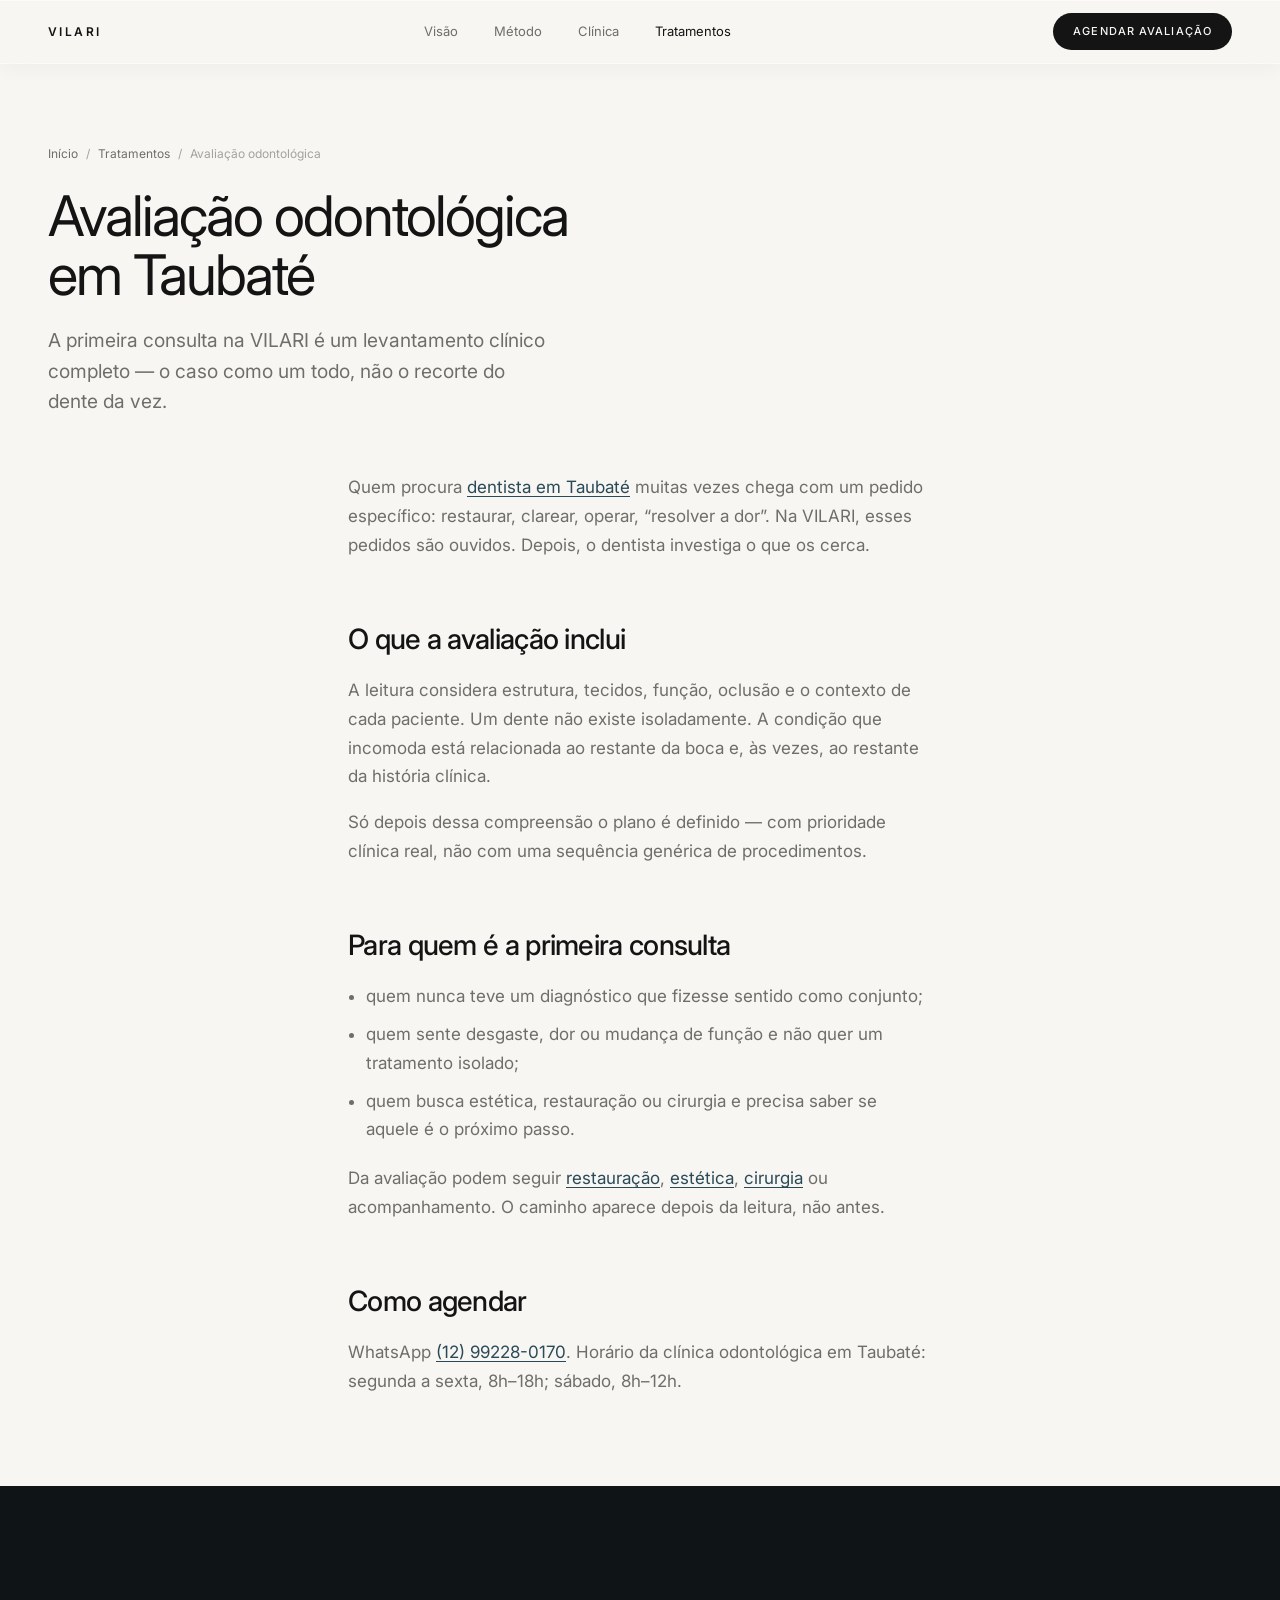
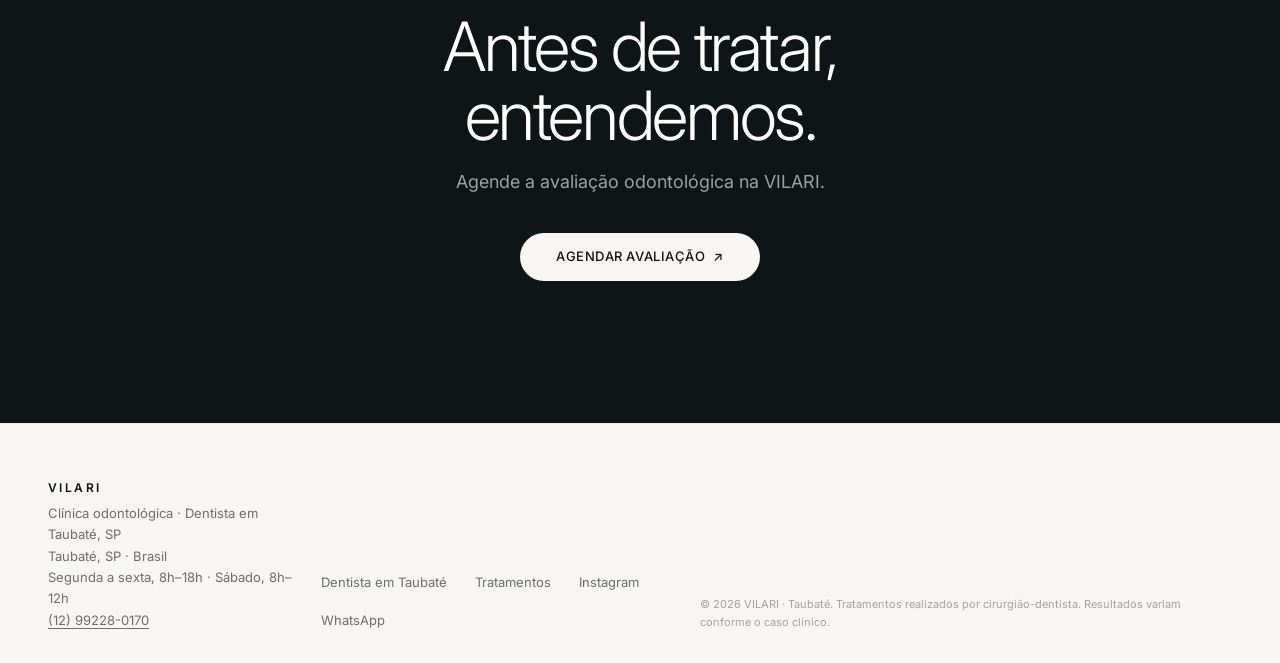
<file: avaliacao-odontologica.html>
<!DOCTYPE html>
<html lang="pt-BR">
<head>
<meta charset="UTF-8">
<meta name="viewport" content="width=device-width, initial-scale=1.0, viewport-fit=cover">
<title>Avaliação odontológica em Taubaté | VILARI</title>
<meta name="description" content="Avaliação odontológica em Taubaté na VILARI: levantamento clínico completo antes do tratamento. Agende sua primeira consulta com dentista.">
<meta name="robots" content="index, follow, max-image-preview:large, max-snippet:-1">
<meta name="google-site-verification" content="o-QdteLFO8SlQJguzMWL3Iy0cIHrMH2_AKSW12f5FJg">
<link rel="canonical" href="https://www.vilariodontologia.com.br/avaliacao-odontologica">
<link rel="alternate" hreflang="pt-BR" href="https://www.vilariodontologia.com.br/avaliacao-odontologica">
<link rel="alternate" hreflang="x-default" href="https://www.vilariodontologia.com.br/avaliacao-odontologica">
<meta property="og:type" content="article">
<meta property="og:locale" content="pt_BR">
<meta property="og:site_name" content="VILARI Clínica Odontológica">
<meta property="og:title" content="Avaliação odontológica em Taubaté | VILARI">
<meta property="og:description" content="A primeira consulta na VILARI é uma leitura ampla do caso — não um recorte do dente da vez.">
<meta property="og:url" content="https://www.vilariodontologia.com.br/avaliacao-odontologica">
<meta property="og:image" content="https://www.vilariodontologia.com.br/fotos/hero-sorriso.jpg">
<link rel="icon" href="/favicon.svg" type="image/svg+xml">
<link rel="sitemap" type="application/xml" href="/sitemap.xml">
<link rel="preconnect" href="https://fonts.googleapis.com">
<link rel="preconnect" href="https://fonts.gstatic.com" crossorigin>
<meta name="theme-color" content="#131C22">
<link href="https://fonts.googleapis.com/css2?family=Inter:wght@300;400;500;600&display=swap" rel="stylesheet">
<link rel="stylesheet" href="/css/site.css">
<script type="application/ld+json">
{
  "@context": "https://schema.org",
  "@graph": [
    {
      "@type": "BreadcrumbList",
      "itemListElement": [
        { "@type": "ListItem", "position": 1, "name": "Início", "item": "https://www.vilariodontologia.com.br/" },
        { "@type": "ListItem", "position": 2, "name": "Tratamentos", "item": "https://www.vilariodontologia.com.br/tratamentos" },
        { "@type": "ListItem", "position": 3, "name": "Avaliação odontológica", "item": "https://www.vilariodontologia.com.br/avaliacao-odontologica" }
      ]
    },
    {
      "@type": "MedicalProcedure",
      "name": "Avaliação odontológica integrada",
      "procedureType": "Avaliação clínica",
      "url": "https://www.vilariodontologia.com.br/avaliacao-odontologica",
      "performer": { "@id": "https://www.vilariodontologia.com.br/#clinic" }
    }
  ]
}
</script>
</head>
<body>
<a class="skip-link" href="#conteudo">Ir para o conteúdo</a>
<header>
  <nav class="wrap">
    <a href="/" class="wordmark">Vilari</a>
    <div class="nav-links">
      <a href="/#visao" class="nav-link">Visão</a>
      <a href="/#metodo" class="nav-link">Método</a>
      <a href="/#clinica" class="nav-link">Clínica</a>
      <a href="/tratamentos" class="nav-link is-current">Tratamentos</a>
    </div>
    <a href="https://wa.me/5512992280170?text=Ol%C3%A1%2C%20gostaria%20de%20agendar%20uma%20avalia%C3%A7%C3%A3o%20na%20VILARI" class="nav-cta">Agendar avaliação</a>
    <button class="burger" id="burger" aria-label="Menu" aria-expanded="false"><span></span><span></span><span></span></button>
  </nav>
</header>
<div class="mobile-nav" id="mobileNav" aria-hidden="true">
  <div class="mobile-nav-backdrop" id="mobileNavBackdrop"></div>
  <div class="mobile-nav-panel">
    <div class="mobile-nav-handle" aria-hidden="true"></div>
    <a href="/">Início</a>
    <a href="/tratamentos">Tratamentos</a>
    <a href="/dentista-em-taubate">Dentista em Taubaté</a>
    <a href="https://wa.me/5512992280170?text=Ol%C3%A1%2C%20gostaria%20de%20agendar%20uma%20avalia%C3%A7%C3%A3o%20na%20VILARI" class="btn nav-cta-mobile">Agendar avaliação</a>
  </div>
</div>
<main id="conteudo">
  <header class="page-hero">
    <div class="wrap">
      <nav class="crumbs" aria-label="Trilha">
        <a href="/">Início</a><span aria-hidden="true">/</span>
        <a href="/tratamentos">Tratamentos</a><span aria-hidden="true">/</span>
        <span>Avaliação odontológica</span>
      </nav>
      <h1>Avaliação odontológica em Taubaté</h1>
      <p class="lead">A primeira consulta na VILARI é um levantamento clínico completo — o caso como um todo, não o recorte do dente da vez.</p>
    </div>
  </header>
  <article class="wrap prose">
    <p>Quem procura <a href="/dentista-em-taubate">dentista em Taubaté</a> muitas vezes chega com um pedido específico: restaurar, clarear, operar, “resolver a dor”. Na VILARI, esses pedidos são ouvidos. Depois, o dentista investiga o que os cerca.</p>
    <h2>O que a avaliação inclui</h2>
    <p>A leitura considera estrutura, tecidos, função, oclusão e o contexto de cada paciente. Um dente não existe isoladamente. A condição que incomoda está relacionada ao restante da boca e, às vezes, ao restante da história clínica.</p>
    <p>Só depois dessa compreensão o plano é definido — com prioridade clínica real, não com uma sequência genérica de procedimentos.</p>
    <h2>Para quem é a primeira consulta</h2>
    <ul>
      <li>quem nunca teve um diagnóstico que fizesse sentido como conjunto;</li>
      <li>quem sente desgaste, dor ou mudança de função e não quer um tratamento isolado;</li>
      <li>quem busca estética, restauração ou cirurgia e precisa saber se aquele é o próximo passo.</li>
    </ul>
    <p>Da avaliação podem seguir <a href="/restauracao-dental">restauração</a>, <a href="/estetica-dental">estética</a>, <a href="/cirurgia-odontologica">cirurgia</a> ou acompanhamento. O caminho aparece depois da leitura, não antes.</p>
    <h2>Como agendar</h2>
    <p>WhatsApp <a href="tel:+5512992280170">(12) 99228-0170</a>. Horário da clínica odontológica em Taubaté: segunda a sexta, 8h–18h; sábado, 8h–12h.</p>
  </article>
  <section class="cta-final">
    <div class="wrap">
      <h2 class="display">Antes de tratar, entendemos.</h2>
      <p class="body-lg">Agende a avaliação odontológica na VILARI.</p>
      <a href="https://wa.me/5512992280170?text=Ol%C3%A1%2C%20gostaria%20de%20agendar%20uma%20avalia%C3%A7%C3%A3o%20na%20VILARI" class="btn btn-light">Agendar avaliação <span aria-hidden="true">↗</span></a>
    </div>
  </section>
</main>
<footer itemscope itemtype="https://schema.org/Dentist">
  <div class="wrap">
    <div class="footer-brand">
      <span class="wordmark" itemprop="name">Vilari</span>
      <p itemprop="description">Clínica odontológica · Dentista em Taubaté, SP</p>
      <address class="footer-nap" itemprop="address" itemscope itemtype="https://schema.org/PostalAddress">
        <span itemprop="addressLocality">Taubaté</span>, <span itemprop="addressRegion">SP</span> · <span itemprop="addressCountry">Brasil</span><br>
        Segunda a sexta, 8h–18h · Sábado, 8h–12h<br>
        <a href="tel:+5512992280170" itemprop="telephone">(12) 99228-0170</a>
      </address>
    </div>
    <div class="footer-links">
      <a href="/dentista-em-taubate">Dentista em Taubaté</a>
      <a href="/tratamentos">Tratamentos</a>
      <a href="https://instagram.com/vilari" target="_blank" rel="noopener noreferrer">Instagram</a>
      <a href="https://wa.me/5512992280170">WhatsApp</a>
    </div>
    <p class="footer-copy">© 2026 VILARI · Taubaté. Tratamentos realizados por cirurgião-dentista. Resultados variam conforme o caso clínico.</p>
  </div>
</footer>
<div class="mobile-cta"><a href="https://wa.me/5512992280170?text=Ol%C3%A1%2C%20gostaria%20de%20agendar%20uma%20avalia%C3%A7%C3%A3o%20na%20VILARI" class="btn">Agendar avaliação</a></div>
<a href="https://wa.me/5512992280170" class="wa-fab" aria-label="WhatsApp da clínica odontológica VILARI">
  <svg viewBox="0 0 24 24" aria-hidden="true"><path d="M17.472 14.382c-.297-.149-1.758-.867-2.03-.967-.273-.099-.471-.148-.67.15-.197.297-.767.966-.94 1.164-.173.199-.347.223-.644.075-.297-.15-1.255-.463-2.39-1.475-.883-.788-1.48-1.761-1.653-2.059-.173-.297-.018-.458.13-.606.134-.133.298-.347.446-.52.149-.174.198-.298.298-.497.099-.198.05-.371-.025-.52-.075-.149-.669-1.612-.916-2.207-.242-.579-.487-.5-.669-.51-.173-.008-.371-.01-.57-.01-.198 0-.52.074-.792.372-.272.297-1.04 1.016-1.04 2.479 0 1.462 1.065 2.875 1.213 3.074.149.198 2.096 3.2 5.077 4.487.709.306 1.262.489 1.694.625.712.227 1.36.195 1.871.118.571-.085 1.758-.719 2.006-1.413.248-.694.248-1.289.173-1.413-.074-.124-.272-.198-.57-.347m-5.421 7.403h-.004a9.87 9.87 0 01-5.031-1.378l-.361-.214-3.741.982.998-3.648-.235-.374a9.86 9.86 0 01-1.51-5.26c.001-5.45 4.436-9.884 9.888-9.884 2.64 0 5.122 1.03 6.988 2.898a9.825 9.825 0 012.893 6.994c-.003 5.45-4.435 9.884-9.885 9.884m8.413-18.297A11.815 11.815 0 0012.05 0C5.495 0 .16 5.335.157 11.892c0 2.096.547 4.142 1.588 5.945L.057 24l6.305-1.654a11.882 11.882 0 005.683 1.448h.005c6.554 0 11.89-5.335 11.893-11.893a11.821 11.821 0 00-3.48-8.413z"/></svg>
</a>
<script src="/js/site.js"></script>
</body>
</html>
</file>
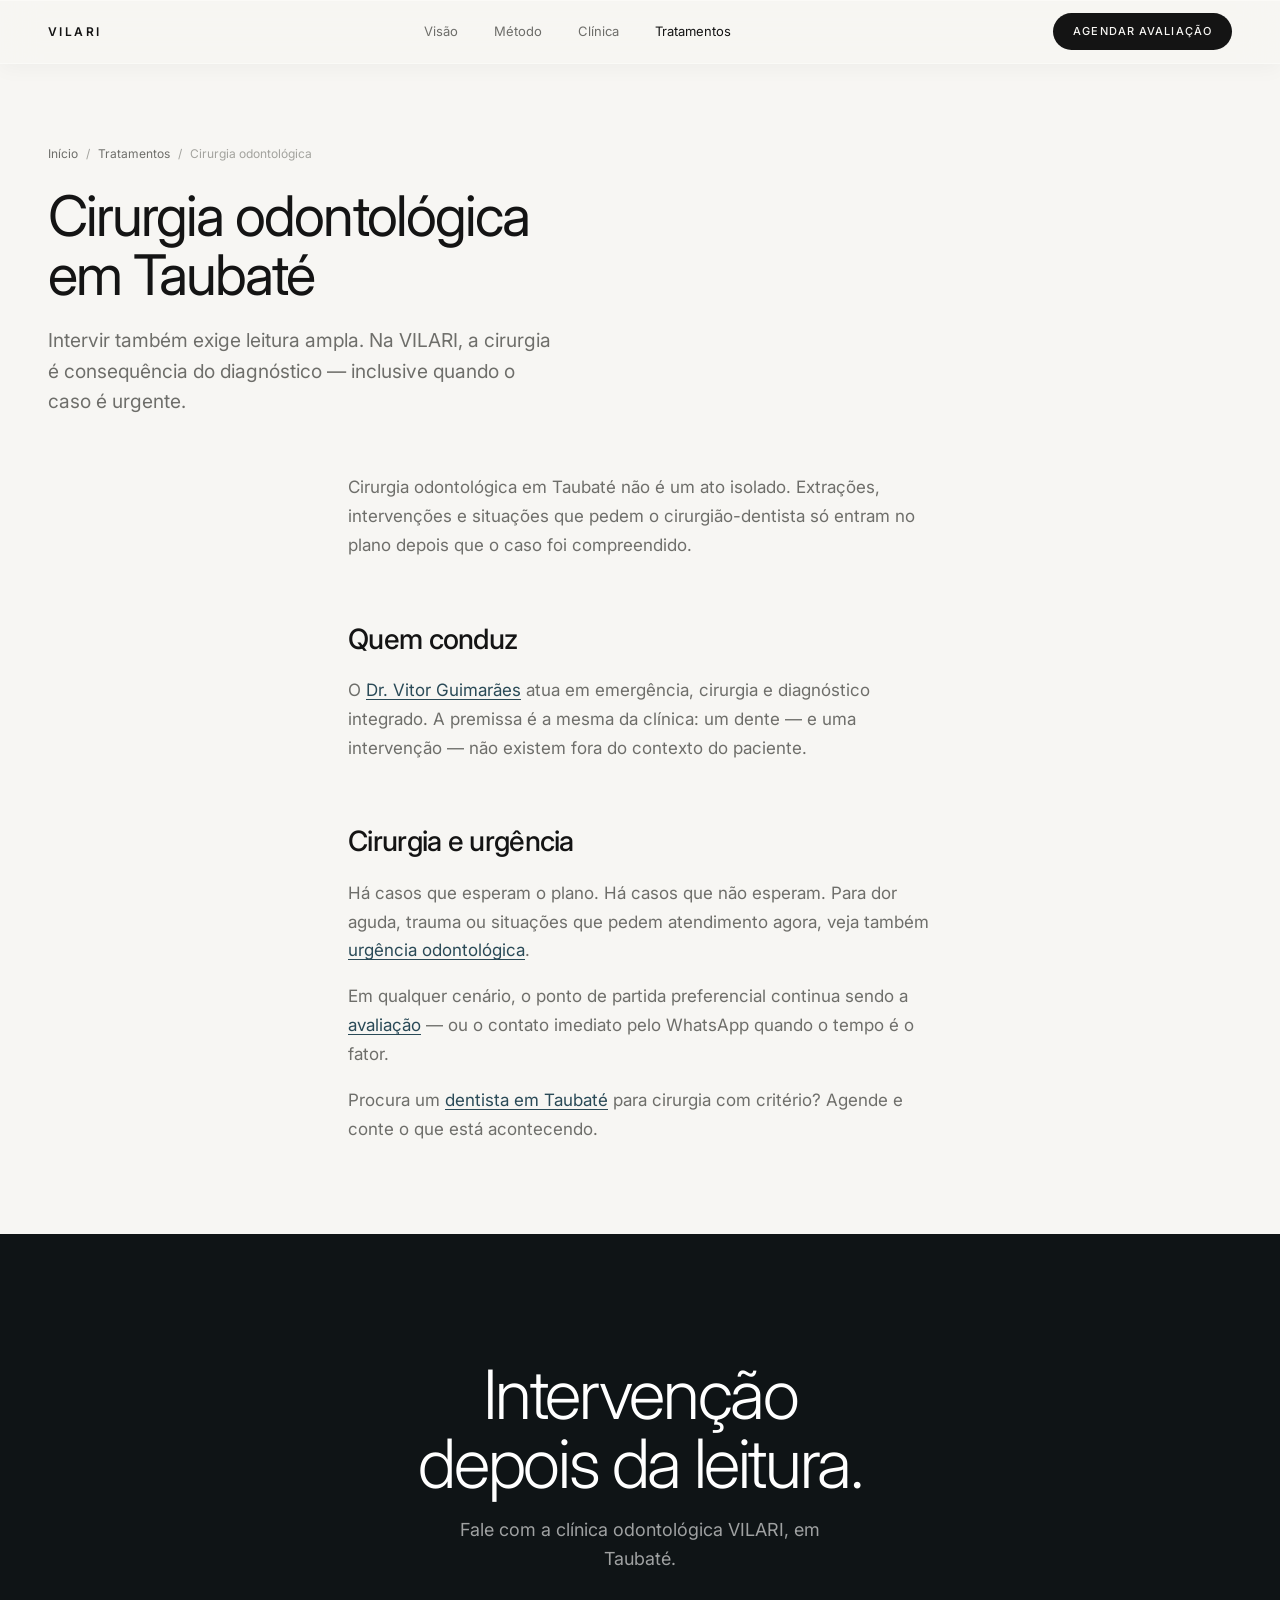
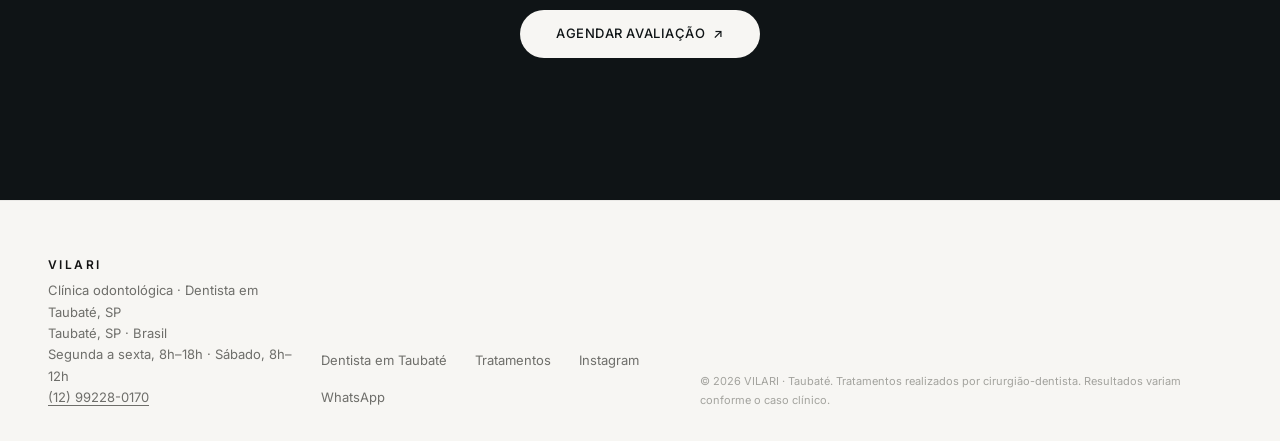
<file: cirurgia-odontologica.html>
<!DOCTYPE html>
<html lang="pt-BR">
<head>
<meta charset="UTF-8">
<meta name="viewport" content="width=device-width, initial-scale=1.0, viewport-fit=cover">
<title>Cirurgia odontológica em Taubaté | VILARI</title>
<meta name="description" content="Cirurgia odontológica em Taubaté na VILARI: intervenção com diagnóstico integrado. Cirurgião-dentista Dr. Vitor Guimarães. Agende avaliação.">
<meta name="robots" content="index, follow, max-image-preview:large, max-snippet:-1">
<meta name="google-site-verification" content="o-QdteLFO8SlQJguzMWL3Iy0cIHrMH2_AKSW12f5FJg">
<link rel="canonical" href="https://www.vilariodontologia.com.br/cirurgia-odontologica">
<link rel="alternate" hreflang="pt-BR" href="https://www.vilariodontologia.com.br/cirurgia-odontologica">
<link rel="alternate" hreflang="x-default" href="https://www.vilariodontologia.com.br/cirurgia-odontologica">
<meta property="og:type" content="article">
<meta property="og:locale" content="pt_BR">
<meta property="og:site_name" content="VILARI Clínica Odontológica">
<meta property="og:title" content="Cirurgia odontológica em Taubaté | VILARI">
<meta property="og:description" content="Cirurgia com leitura ampla do caso. Clínica odontológica VILARI em Taubaté.">
<meta property="og:url" content="https://www.vilariodontologia.com.br/cirurgia-odontologica">
<meta property="og:image" content="https://www.vilariodontologia.com.br/fotos/hero-sorriso.jpg">
<link rel="icon" href="/favicon.svg" type="image/svg+xml">
<link rel="sitemap" type="application/xml" href="/sitemap.xml">
<link rel="preconnect" href="https://fonts.googleapis.com">
<link rel="preconnect" href="https://fonts.gstatic.com" crossorigin>
<meta name="theme-color" content="#131C22">
<link href="https://fonts.googleapis.com/css2?family=Inter:wght@300;400;500;600&display=swap" rel="stylesheet">
<link rel="stylesheet" href="/css/site.css">
<script type="application/ld+json">
{
  "@context": "https://schema.org",
  "@graph": [
    {
      "@type": "BreadcrumbList",
      "itemListElement": [
        { "@type": "ListItem", "position": 1, "name": "Início", "item": "https://www.vilariodontologia.com.br/" },
        { "@type": "ListItem", "position": 2, "name": "Tratamentos", "item": "https://www.vilariodontologia.com.br/tratamentos" },
        { "@type": "ListItem", "position": 3, "name": "Cirurgia odontológica", "item": "https://www.vilariodontologia.com.br/cirurgia-odontologica" }
      ]
    },
    {
      "@type": "MedicalProcedure",
      "name": "Cirurgia odontológica",
      "url": "https://www.vilariodontologia.com.br/cirurgia-odontologica",
      "performer": { "@id": "https://www.vilariodontologia.com.br/#vitor" }
    }
  ]
}
</script>
</head>
<body>
<a class="skip-link" href="#conteudo">Ir para o conteúdo</a>
<header>
  <nav class="wrap">
    <a href="/" class="wordmark">Vilari</a>
    <div class="nav-links">
      <a href="/#visao" class="nav-link">Visão</a>
      <a href="/#metodo" class="nav-link">Método</a>
      <a href="/#clinica" class="nav-link">Clínica</a>
      <a href="/tratamentos" class="nav-link is-current">Tratamentos</a>
    </div>
    <a href="https://wa.me/5512992280170?text=Ol%C3%A1%2C%20gostaria%20de%20agendar%20uma%20avalia%C3%A7%C3%A3o%20na%20VILARI" class="nav-cta">Agendar avaliação</a>
    <button class="burger" id="burger" aria-label="Menu" aria-expanded="false"><span></span><span></span><span></span></button>
  </nav>
</header>
<div class="mobile-nav" id="mobileNav" aria-hidden="true">
  <div class="mobile-nav-backdrop" id="mobileNavBackdrop"></div>
  <div class="mobile-nav-panel">
    <div class="mobile-nav-handle" aria-hidden="true"></div>
    <a href="/">Início</a>
    <a href="/tratamentos">Tratamentos</a>
    <a href="/dentista-em-taubate">Dentista em Taubaté</a>
    <a href="https://wa.me/5512992280170?text=Ol%C3%A1%2C%20gostaria%20de%20agendar%20uma%20avalia%C3%A7%C3%A3o%20na%20VILARI" class="btn nav-cta-mobile">Agendar avaliação</a>
  </div>
</div>
<main id="conteudo">
  <header class="page-hero">
    <div class="wrap">
      <nav class="crumbs" aria-label="Trilha">
        <a href="/">Início</a><span aria-hidden="true">/</span>
        <a href="/tratamentos">Tratamentos</a><span aria-hidden="true">/</span>
        <span>Cirurgia odontológica</span>
      </nav>
      <h1>Cirurgia odontológica em Taubaté</h1>
      <p class="lead">Intervir também exige leitura ampla. Na VILARI, a cirurgia é consequência do diagnóstico — inclusive quando o caso é urgente.</p>
    </div>
  </header>
  <article class="wrap prose">
    <p>Cirurgia odontológica em Taubaté não é um ato isolado. Extrações, intervenções e situações que pedem o cirurgião-dentista só entram no plano depois que o caso foi compreendido.</p>
    <h2>Quem conduz</h2>
    <p>O <a href="/#fundadores">Dr. Vitor Guimarães</a> atua em emergência, cirurgia e diagnóstico integrado. A premissa é a mesma da clínica: um dente — e uma intervenção — não existem fora do contexto do paciente.</p>
    <h2>Cirurgia e urgência</h2>
    <p>Há casos que esperam o plano. Há casos que não esperam. Para dor aguda, trauma ou situações que pedem atendimento agora, veja também <a href="/urgencia-odontologica">urgência odontológica</a>.</p>
    <p>Em qualquer cenário, o ponto de partida preferencial continua sendo a <a href="/avaliacao-odontologica">avaliação</a> — ou o contato imediato pelo WhatsApp quando o tempo é o fator.</p>
    <p>Procura um <a href="/dentista-em-taubate">dentista em Taubaté</a> para cirurgia com critério? Agende e conte o que está acontecendo.</p>
  </article>
  <section class="cta-final">
    <div class="wrap">
      <h2 class="display">Intervenção depois da leitura.</h2>
      <p class="body-lg">Fale com a clínica odontológica VILARI, em Taubaté.</p>
      <a href="https://wa.me/5512992280170?text=Ol%C3%A1%2C%20gostaria%20de%20agendar%20uma%20avalia%C3%A7%C3%A3o%20na%20VILARI" class="btn btn-light">Agendar avaliação <span aria-hidden="true">↗</span></a>
    </div>
  </section>
</main>
<footer itemscope itemtype="https://schema.org/Dentist">
  <div class="wrap">
    <div class="footer-brand">
      <span class="wordmark" itemprop="name">Vilari</span>
      <p itemprop="description">Clínica odontológica · Dentista em Taubaté, SP</p>
      <address class="footer-nap" itemprop="address" itemscope itemtype="https://schema.org/PostalAddress">
        <span itemprop="addressLocality">Taubaté</span>, <span itemprop="addressRegion">SP</span> · <span itemprop="addressCountry">Brasil</span><br>
        Segunda a sexta, 8h–18h · Sábado, 8h–12h<br>
        <a href="tel:+5512992280170" itemprop="telephone">(12) 99228-0170</a>
      </address>
    </div>
    <div class="footer-links">
      <a href="/dentista-em-taubate">Dentista em Taubaté</a>
      <a href="/tratamentos">Tratamentos</a>
      <a href="https://instagram.com/vilari" target="_blank" rel="noopener noreferrer">Instagram</a>
      <a href="https://wa.me/5512992280170">WhatsApp</a>
    </div>
    <p class="footer-copy">© 2026 VILARI · Taubaté. Tratamentos realizados por cirurgião-dentista. Resultados variam conforme o caso clínico.</p>
  </div>
</footer>
<div class="mobile-cta"><a href="https://wa.me/5512992280170?text=Ol%C3%A1%2C%20gostaria%20de%20agendar%20uma%20avalia%C3%A7%C3%A3o%20na%20VILARI" class="btn">Agendar avaliação</a></div>
<a href="https://wa.me/5512992280170" class="wa-fab" aria-label="WhatsApp da clínica odontológica VILARI">
  <svg viewBox="0 0 24 24" aria-hidden="true"><path d="M17.472 14.382c-.297-.149-1.758-.867-2.03-.967-.273-.099-.471-.148-.67.15-.197.297-.767.966-.94 1.164-.173.199-.347.223-.644.075-.297-.15-1.255-.463-2.39-1.475-.883-.788-1.48-1.761-1.653-2.059-.173-.297-.018-.458.13-.606.134-.133.298-.347.446-.52.149-.174.198-.298.298-.497.099-.198.05-.371-.025-.52-.075-.149-.669-1.612-.916-2.207-.242-.579-.487-.5-.669-.51-.173-.008-.371-.01-.57-.01-.198 0-.52.074-.792.372-.272.297-1.04 1.016-1.04 2.479 0 1.462 1.065 2.875 1.213 3.074.149.198 2.096 3.2 5.077 4.487.709.306 1.262.489 1.694.625.712.227 1.36.195 1.871.118.571-.085 1.758-.719 2.006-1.413.248-.694.248-1.289.173-1.413-.074-.124-.272-.198-.57-.347m-5.421 7.403h-.004a9.87 9.87 0 01-5.031-1.378l-.361-.214-3.741.982.998-3.648-.235-.374a9.86 9.86 0 01-1.51-5.26c.001-5.45 4.436-9.884 9.888-9.884 2.64 0 5.122 1.03 6.988 2.898a9.825 9.825 0 012.893 6.994c-.003 5.45-4.435 9.884-9.885 9.884m8.413-18.297A11.815 11.815 0 0012.05 0C5.495 0 .16 5.335.157 11.892c0 2.096.547 4.142 1.588 5.945L.057 24l6.305-1.654a11.882 11.882 0 005.683 1.448h.005c6.554 0 11.89-5.335 11.893-11.893a11.821 11.821 0 00-3.48-8.413z"/></svg>
</a>
<script src="/js/site.js"></script>
</body>
</html>
</file>
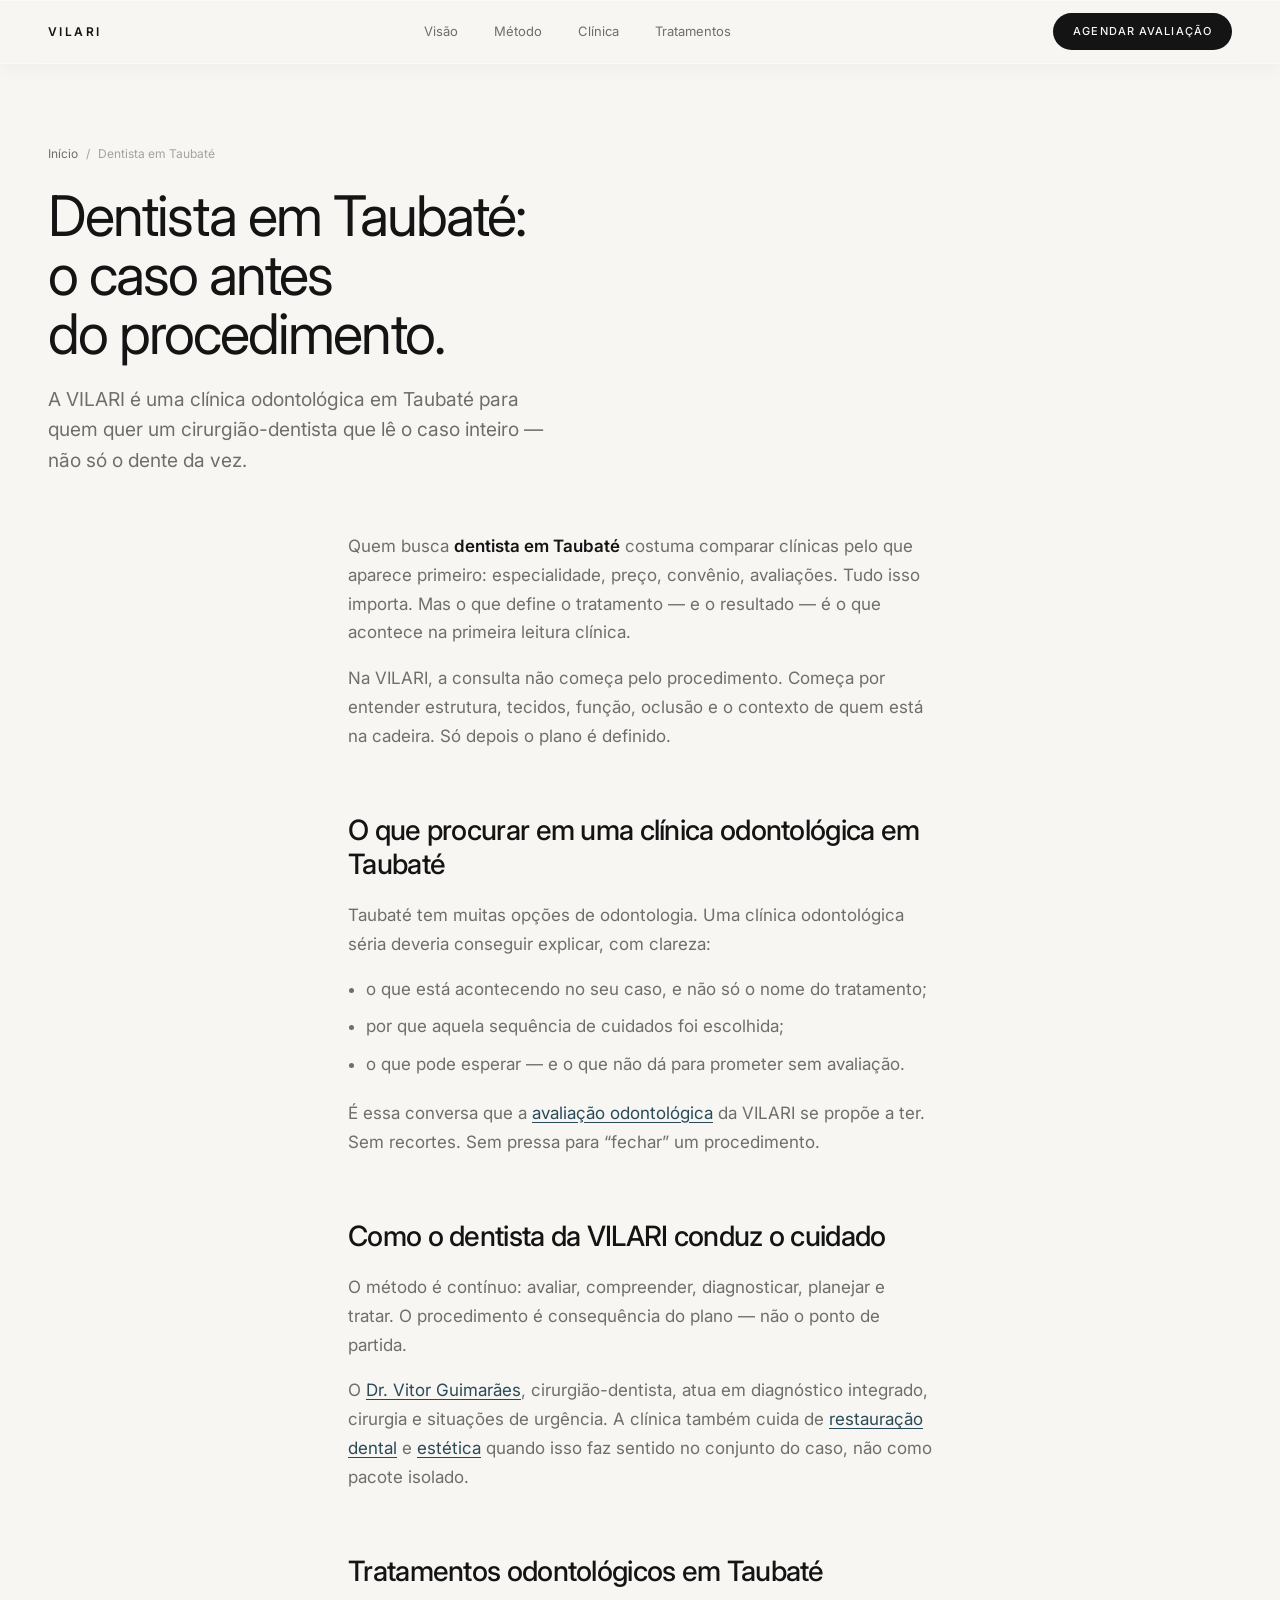
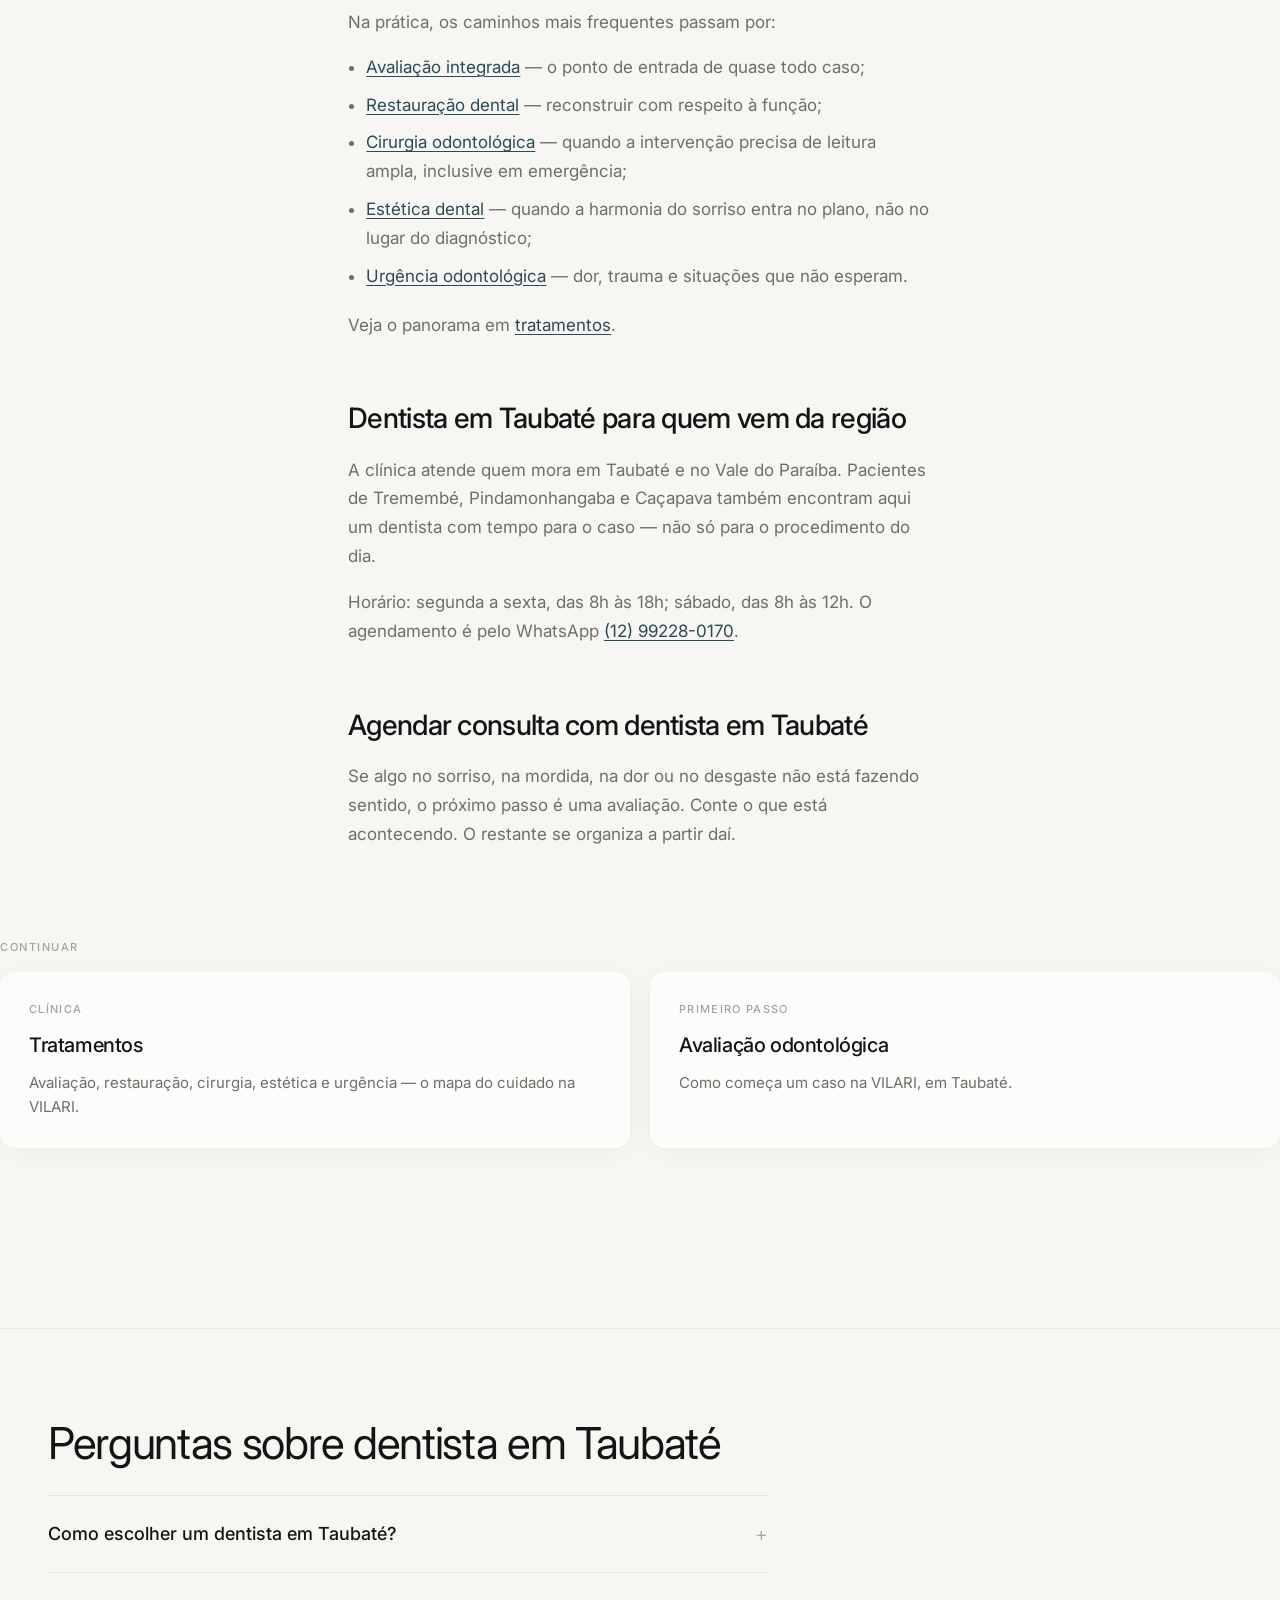
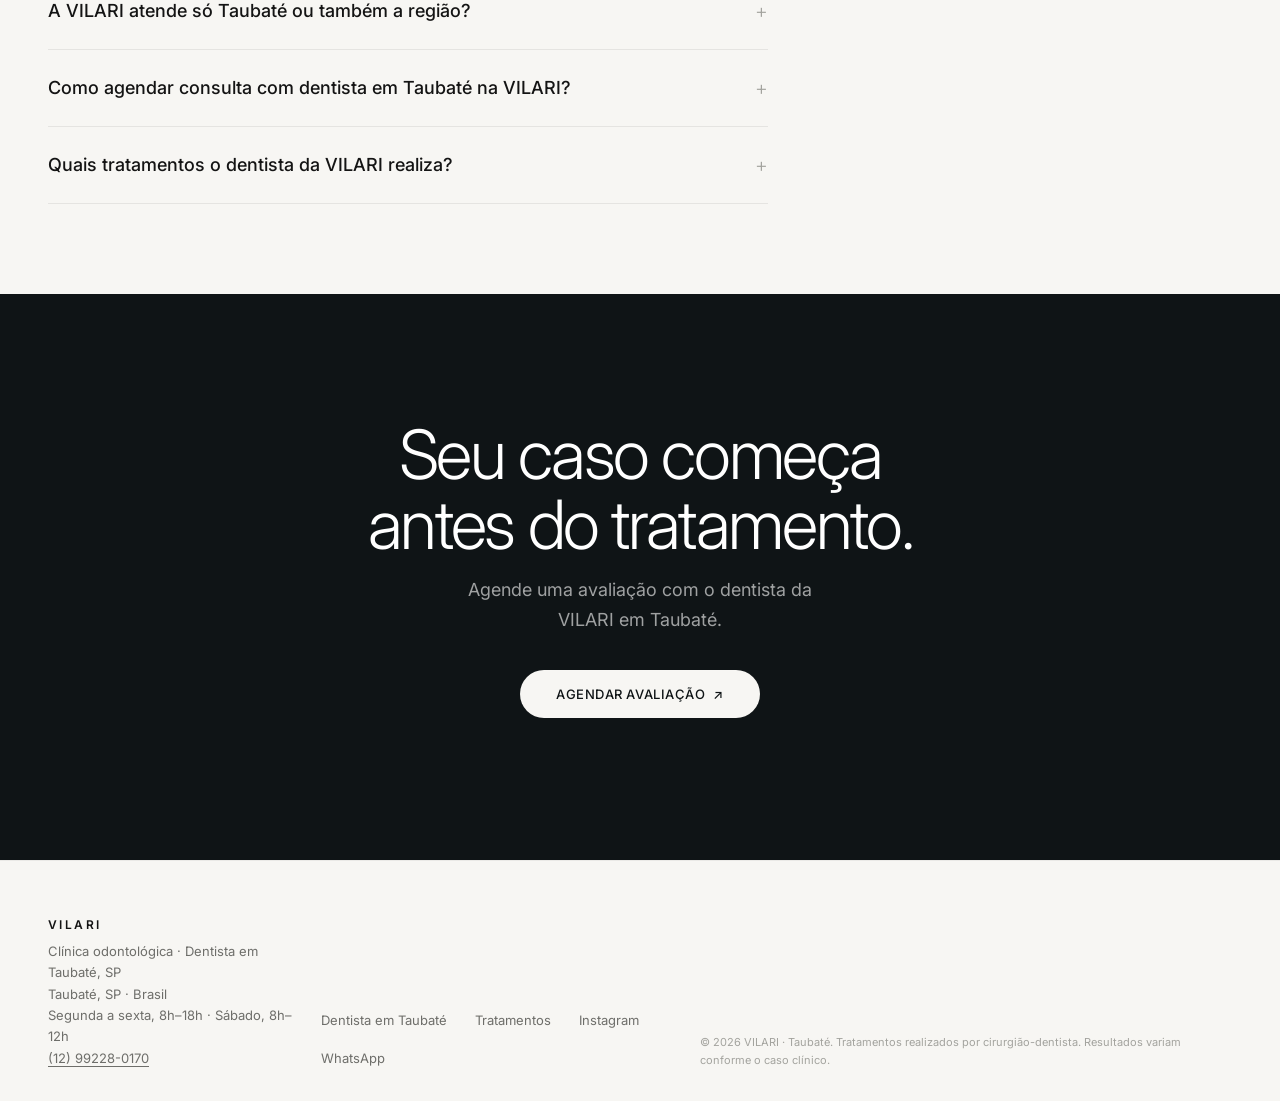
<file: dentista-em-taubate.html>
<!DOCTYPE html>
<html lang="pt-BR">
<head>
<meta charset="UTF-8">
<meta name="viewport" content="width=device-width, initial-scale=1.0, viewport-fit=cover">
<title>Dentista em Taubaté SP | Clínica Odontológica VILARI</title>
<meta name="description" content="Procura dentista em Taubaté? A VILARI é uma clínica odontológica no Vale do Paraíba com avaliação integrada, restauração, cirurgia e estética. Agende pelo WhatsApp.">
<meta name="robots" content="index, follow, max-image-preview:large, max-snippet:-1, max-video-preview:-1">
<meta name="googlebot" content="index, follow">
<meta name="google-site-verification" content="o-QdteLFO8SlQJguzMWL3Iy0cIHrMH2_AKSW12f5FJg">
<meta name="author" content="VILARI Clínica Odontológica">
<meta name="geo.region" content="BR-SP">
<meta name="geo.placename" content="Taubaté">
<link rel="canonical" href="https://www.vilariodontologia.com.br/dentista-em-taubate">
<link rel="alternate" hreflang="pt-BR" href="https://www.vilariodontologia.com.br/dentista-em-taubate">
<link rel="alternate" hreflang="x-default" href="https://www.vilariodontologia.com.br/dentista-em-taubate">
<meta property="og:type" content="article">
<meta property="og:locale" content="pt_BR">
<meta property="og:site_name" content="VILARI Clínica Odontológica">
<meta property="og:title" content="Dentista em Taubaté SP | Clínica Odontológica VILARI">
<meta property="og:description" content="Clínica odontológica em Taubaté com leitura integrada do caso — da avaliação ao tratamento. Agende na VILARI.">
<meta property="og:url" content="https://www.vilariodontologia.com.br/dentista-em-taubate">
<meta property="og:image" content="https://www.vilariodontologia.com.br/fotos/hero-sorriso.jpg">
<meta name="twitter:card" content="summary_large_image">
<meta name="twitter:title" content="Dentista em Taubaté SP | VILARI">
<meta name="twitter:description" content="Clínica odontológica em Taubaté. Avaliação integrada, restauração, cirurgia e estética.">
<link rel="icon" href="/favicon.svg" type="image/svg+xml">
<link rel="sitemap" type="application/xml" href="/sitemap.xml">
<link rel="preconnect" href="https://fonts.googleapis.com">
<link rel="preconnect" href="https://fonts.gstatic.com" crossorigin>
<meta name="theme-color" content="#131C22">
<link href="https://fonts.googleapis.com/css2?family=Inter:wght@300;400;500;600&display=swap" rel="stylesheet">
<link rel="stylesheet" href="/css/site.css">
<script type="application/ld+json">
{
  "@context": "https://schema.org",
  "@graph": [
    {
      "@type": "BreadcrumbList",
      "itemListElement": [
        { "@type": "ListItem", "position": 1, "name": "Início", "item": "https://www.vilariodontologia.com.br/" },
        { "@type": "ListItem", "position": 2, "name": "Dentista em Taubaté", "item": "https://www.vilariodontologia.com.br/dentista-em-taubate" }
      ]
    },
    {
      "@type": "MedicalWebPage",
      "@id": "https://www.vilariodontologia.com.br/dentista-em-taubate#webpage",
      "url": "https://www.vilariodontologia.com.br/dentista-em-taubate",
      "name": "Dentista em Taubaté SP | Clínica Odontológica VILARI",
      "inLanguage": "pt-BR",
      "isPartOf": { "@id": "https://www.vilariodontologia.com.br/#website" },
      "about": { "@id": "https://www.vilariodontologia.com.br/#clinic" },
      "speakable": {
        "@type": "SpeakableSpecification",
        "cssSelector": ["h1", ".lead"]
      }
    },
    {
      "@type": "FAQPage",
      "mainEntity": [
        {
          "@type": "Question",
          "name": "Como escolher um dentista em Taubaté?",
          "acceptedAnswer": {
            "@type": "Answer",
            "text": "Procure uma clínica odontológica que avalie o caso como um todo — estrutura, função, oclusão e contexto do paciente — antes de indicar o procedimento. Na VILARI, a consulta começa por essa leitura."
          }
        },
        {
          "@type": "Question",
          "name": "A VILARI atende só Taubaté ou também a região?",
          "acceptedAnswer": {
            "@type": "Answer",
            "text": "A clínica fica em Taubaté e atende pacientes da cidade e do Vale do Paraíba, incluindo Tremembé, Pindamonhangaba e Caçapava."
          }
        },
        {
          "@type": "Question",
          "name": "Como agendar consulta com dentista em Taubaté na VILARI?",
          "acceptedAnswer": {
            "@type": "Answer",
            "text": "Pelo WhatsApp (12) 99228-0170. Retornamos com horários da avaliação e orientações para a primeira consulta."
          }
        },
        {
          "@type": "Question",
          "name": "Quais tratamentos o dentista da VILARI realiza?",
          "acceptedAnswer": {
            "@type": "Answer",
            "text": "Avaliação odontológica integrada, restauração dental, cirurgia odontológica, estética e urgência — sempre a partir do diagnóstico, não do procedimento isolado."
          }
        }
      ]
    }
  ]
}
</script>
</head>
<body>
<a class="skip-link" href="#conteudo">Ir para o conteúdo</a>
<header>
  <nav class="wrap">
    <a href="/" class="wordmark">Vilari</a>
    <div class="nav-links">
      <a href="/#visao" class="nav-link">Visão</a>
      <a href="/#metodo" class="nav-link">Método</a>
      <a href="/#clinica" class="nav-link">Clínica</a>
      <a href="/tratamentos" class="nav-link">Tratamentos</a>
    </div>
    <a href="https://wa.me/5512992280170?text=Ol%C3%A1%2C%20gostaria%20de%20agendar%20uma%20avalia%C3%A7%C3%A3o%20na%20VILARI" class="nav-cta">Agendar avaliação</a>
    <button class="burger" id="burger" aria-label="Menu" aria-expanded="false"><span></span><span></span><span></span></button>
  </nav>
</header>
<div class="mobile-nav" id="mobileNav" aria-hidden="true">
  <div class="mobile-nav-backdrop" id="mobileNavBackdrop"></div>
  <div class="mobile-nav-panel">
    <div class="mobile-nav-handle" aria-hidden="true"></div>
    <a href="/">Início</a>
    <a href="/tratamentos">Tratamentos</a>
    <a href="/dentista-em-taubate">Dentista em Taubaté</a>
    <a href="https://wa.me/5512992280170?text=Ol%C3%A1%2C%20gostaria%20de%20agendar%20uma%20avalia%C3%A7%C3%A3o%20na%20VILARI" class="btn nav-cta-mobile">Agendar avaliação</a>
  </div>
</div>

<main id="conteudo">
  <header class="page-hero">
    <div class="wrap">
      <nav class="crumbs" aria-label="Trilha">
        <a href="/">Início</a>
        <span aria-hidden="true">/</span>
        <span>Dentista em Taubaté</span>
      </nav>
      <h1>Dentista em Taubaté: o caso antes do procedimento.</h1>
      <p class="lead">A VILARI é uma clínica odontológica em Taubaté para quem quer um cirurgião-dentista que lê o caso inteiro — não só o dente da vez.</p>
    </div>
  </header>

  <article class="wrap prose">
    <p>Quem busca <strong>dentista em Taubaté</strong> costuma comparar clínicas pelo que aparece primeiro: especialidade, preço, convênio, avaliações. Tudo isso importa. Mas o que define o tratamento — e o resultado — é o que acontece na primeira leitura clínica.</p>
    <p>Na VILARI, a consulta não começa pelo procedimento. Começa por entender estrutura, tecidos, função, oclusão e o contexto de quem está na cadeira. Só depois o plano é definido.</p>

    <h2>O que procurar em uma clínica odontológica em Taubaté</h2>
    <p>Taubaté tem muitas opções de odontologia. Uma clínica odontológica séria deveria conseguir explicar, com clareza:</p>
    <ul>
      <li>o que está acontecendo no seu caso, e não só o nome do tratamento;</li>
      <li>por que aquela sequência de cuidados foi escolhida;</li>
      <li>o que pode esperar — e o que não dá para prometer sem avaliação.</li>
    </ul>
    <p>É essa conversa que a <a href="/avaliacao-odontologica">avaliação odontológica</a> da VILARI se propõe a ter. Sem recortes. Sem pressa para “fechar” um procedimento.</p>

    <h2>Como o dentista da VILARI conduz o cuidado</h2>
    <p>O método é contínuo: avaliar, compreender, diagnosticar, planejar e tratar. O procedimento é consequência do plano — não o ponto de partida.</p>
    <p>O <a href="/#fundadores">Dr. Vitor Guimarães</a>, cirurgião-dentista, atua em diagnóstico integrado, cirurgia e situações de urgência. A clínica também cuida de <a href="/restauracao-dental">restauração dental</a> e <a href="/estetica-dental">estética</a> quando isso faz sentido no conjunto do caso, não como pacote isolado.</p>

    <h2>Tratamentos odontológicos em Taubaté</h2>
    <p>Na prática, os caminhos mais frequentes passam por:</p>
    <ul>
      <li><a href="/avaliacao-odontologica">Avaliação integrada</a> — o ponto de entrada de quase todo caso;</li>
      <li><a href="/restauracao-dental">Restauração dental</a> — reconstruir com respeito à função;</li>
      <li><a href="/cirurgia-odontologica">Cirurgia odontológica</a> — quando a intervenção precisa de leitura ampla, inclusive em emergência;</li>
      <li><a href="/estetica-dental">Estética dental</a> — quando a harmonia do sorriso entra no plano, não no lugar do diagnóstico;</li>
      <li><a href="/urgencia-odontologica">Urgência odontológica</a> — dor, trauma e situações que não esperam.</li>
    </ul>
    <p>Veja o panorama em <a href="/tratamentos">tratamentos</a>.</p>

    <h2>Dentista em Taubaté para quem vem da região</h2>
    <p>A clínica atende quem mora em Taubaté e no Vale do Paraíba. Pacientes de Tremembé, Pindamonhangaba e Caçapava também encontram aqui um dentista com tempo para o caso — não só para o procedimento do dia.</p>
    <p>Horário: segunda a sexta, das 8h às 18h; sábado, das 8h às 12h. O agendamento é pelo WhatsApp <a href="tel:+5512992280170">(12) 99228-0170</a>.</p>

    <h2>Agendar consulta com dentista em Taubaté</h2>
    <p>Se algo no sorriso, na mordida, na dor ou no desgaste não está fazendo sentido, o próximo passo é uma avaliação. Conte o que está acontecendo. O restante se organiza a partir daí.</p>
  </article>

  <section class="wrap related">
    <p class="eyebrow">Continuar</p>
    <div class="card-grid">
      <a class="card" href="/tratamentos">
        <span class="card-kicker">Clínica</span>
        <h2>Tratamentos</h2>
        <p>Avaliação, restauração, cirurgia, estética e urgência — o mapa do cuidado na VILARI.</p>
      </a>
      <a class="card" href="/avaliacao-odontologica">
        <span class="card-kicker">Primeiro passo</span>
        <h2>Avaliação odontológica</h2>
        <p>Como começa um caso na VILARI, em Taubaté.</p>
      </a>
    </div>
  </section>

  <section class="faq" aria-labelledby="faq-h">
    <div class="wrap">
      <h2 class="heading" id="faq-h">Perguntas sobre dentista em Taubaté</h2>
      <div class="faq-list">
        <details class="faq-item">
          <summary>Como escolher um dentista em Taubaté?</summary>
          <p>Procure uma clínica odontológica que avalie o caso como um todo — estrutura, função, oclusão e contexto — antes de indicar o procedimento. Na VILARI, a consulta começa por essa leitura.</p>
        </details>
        <details class="faq-item">
          <summary>A VILARI atende só Taubaté ou também a região?</summary>
          <p>A clínica fica em Taubaté e atende pacientes da cidade e do Vale do Paraíba, incluindo Tremembé, Pindamonhangaba e Caçapava.</p>
        </details>
        <details class="faq-item">
          <summary>Como agendar consulta com dentista em Taubaté na VILARI?</summary>
          <p>Pelo WhatsApp (12) 99228-0170. Retornamos com horários da avaliação e orientações para a primeira consulta.</p>
        </details>
        <details class="faq-item">
          <summary>Quais tratamentos o dentista da VILARI realiza?</summary>
          <p>Avaliação odontológica integrada, restauração dental, cirurgia odontológica, estética e urgência — sempre a partir do diagnóstico, não do procedimento isolado.</p>
        </details>
      </div>
    </div>
  </section>

  <section class="cta-final">
    <div class="wrap">
      <h2 class="display">Seu caso começa antes do tratamento.</h2>
      <p class="body-lg">Agende uma avaliação com o dentista da VILARI em Taubaté.</p>
      <a href="https://wa.me/5512992280170?text=Ol%C3%A1%2C%20gostaria%20de%20agendar%20uma%20avalia%C3%A7%C3%A3o%20na%20VILARI" class="btn btn-light">Agendar avaliação <span aria-hidden="true">↗</span></a>
    </div>
  </section>
</main>

<footer itemscope itemtype="https://schema.org/Dentist">
  <div class="wrap">
    <div class="footer-brand">
      <span class="wordmark" itemprop="name">Vilari</span>
      <p itemprop="description">Clínica odontológica · Dentista em Taubaté, SP</p>
      <address class="footer-nap" itemprop="address" itemscope itemtype="https://schema.org/PostalAddress">
        <span itemprop="addressLocality">Taubaté</span>, <span itemprop="addressRegion">SP</span> · <span itemprop="addressCountry">Brasil</span><br>
        Segunda a sexta, 8h–18h · Sábado, 8h–12h<br>
        <a href="tel:+5512992280170" itemprop="telephone">(12) 99228-0170</a>
      </address>
    </div>
    <div class="footer-links">
      <a href="/dentista-em-taubate">Dentista em Taubaté</a>
      <a href="/tratamentos">Tratamentos</a>
      <a href="https://instagram.com/vilari" target="_blank" rel="noopener noreferrer">Instagram</a>
      <a href="https://wa.me/5512992280170">WhatsApp</a>
    </div>
    <p class="footer-copy">© 2026 VILARI · Taubaté. Tratamentos realizados por cirurgião-dentista. Resultados variam conforme o caso clínico.</p>
  </div>
</footer>

<div class="mobile-cta"><a href="https://wa.me/5512992280170?text=Ol%C3%A1%2C%20gostaria%20de%20agendar%20uma%20avalia%C3%A7%C3%A3o%20na%20VILARI" class="btn">Agendar avaliação</a></div>
<a href="https://wa.me/5512992280170" class="wa-fab" aria-label="WhatsApp da clínica odontológica VILARI">
  <svg viewBox="0 0 24 24" aria-hidden="true"><path d="M17.472 14.382c-.297-.149-1.758-.867-2.03-.967-.273-.099-.471-.148-.67.15-.197.297-.767.966-.94 1.164-.173.199-.347.223-.644.075-.297-.15-1.255-.463-2.39-1.475-.883-.788-1.48-1.761-1.653-2.059-.173-.297-.018-.458.13-.606.134-.133.298-.347.446-.52.149-.174.198-.298.298-.497.099-.198.05-.371-.025-.52-.075-.149-.669-1.612-.916-2.207-.242-.579-.487-.5-.669-.51-.173-.008-.371-.01-.57-.01-.198 0-.52.074-.792.372-.272.297-1.04 1.016-1.04 2.479 0 1.462 1.065 2.875 1.213 3.074.149.198 2.096 3.2 5.077 4.487.709.306 1.262.489 1.694.625.712.227 1.36.195 1.871.118.571-.085 1.758-.719 2.006-1.413.248-.694.248-1.289.173-1.413-.074-.124-.272-.198-.57-.347m-5.421 7.403h-.004a9.87 9.87 0 01-5.031-1.378l-.361-.214-3.741.982.998-3.648-.235-.374a9.86 9.86 0 01-1.51-5.26c.001-5.45 4.436-9.884 9.888-9.884 2.64 0 5.122 1.03 6.988 2.898a9.825 9.825 0 012.893 6.994c-.003 5.45-4.435 9.884-9.885 9.884m8.413-18.297A11.815 11.815 0 0012.05 0C5.495 0 .16 5.335.157 11.892c0 2.096.547 4.142 1.588 5.945L.057 24l6.305-1.654a11.882 11.882 0 005.683 1.448h.005c6.554 0 11.89-5.335 11.893-11.893a11.821 11.821 0 00-3.48-8.413z"/></svg>
</a>
<script src="/js/site.js"></script>
</body>
</html>
</file>
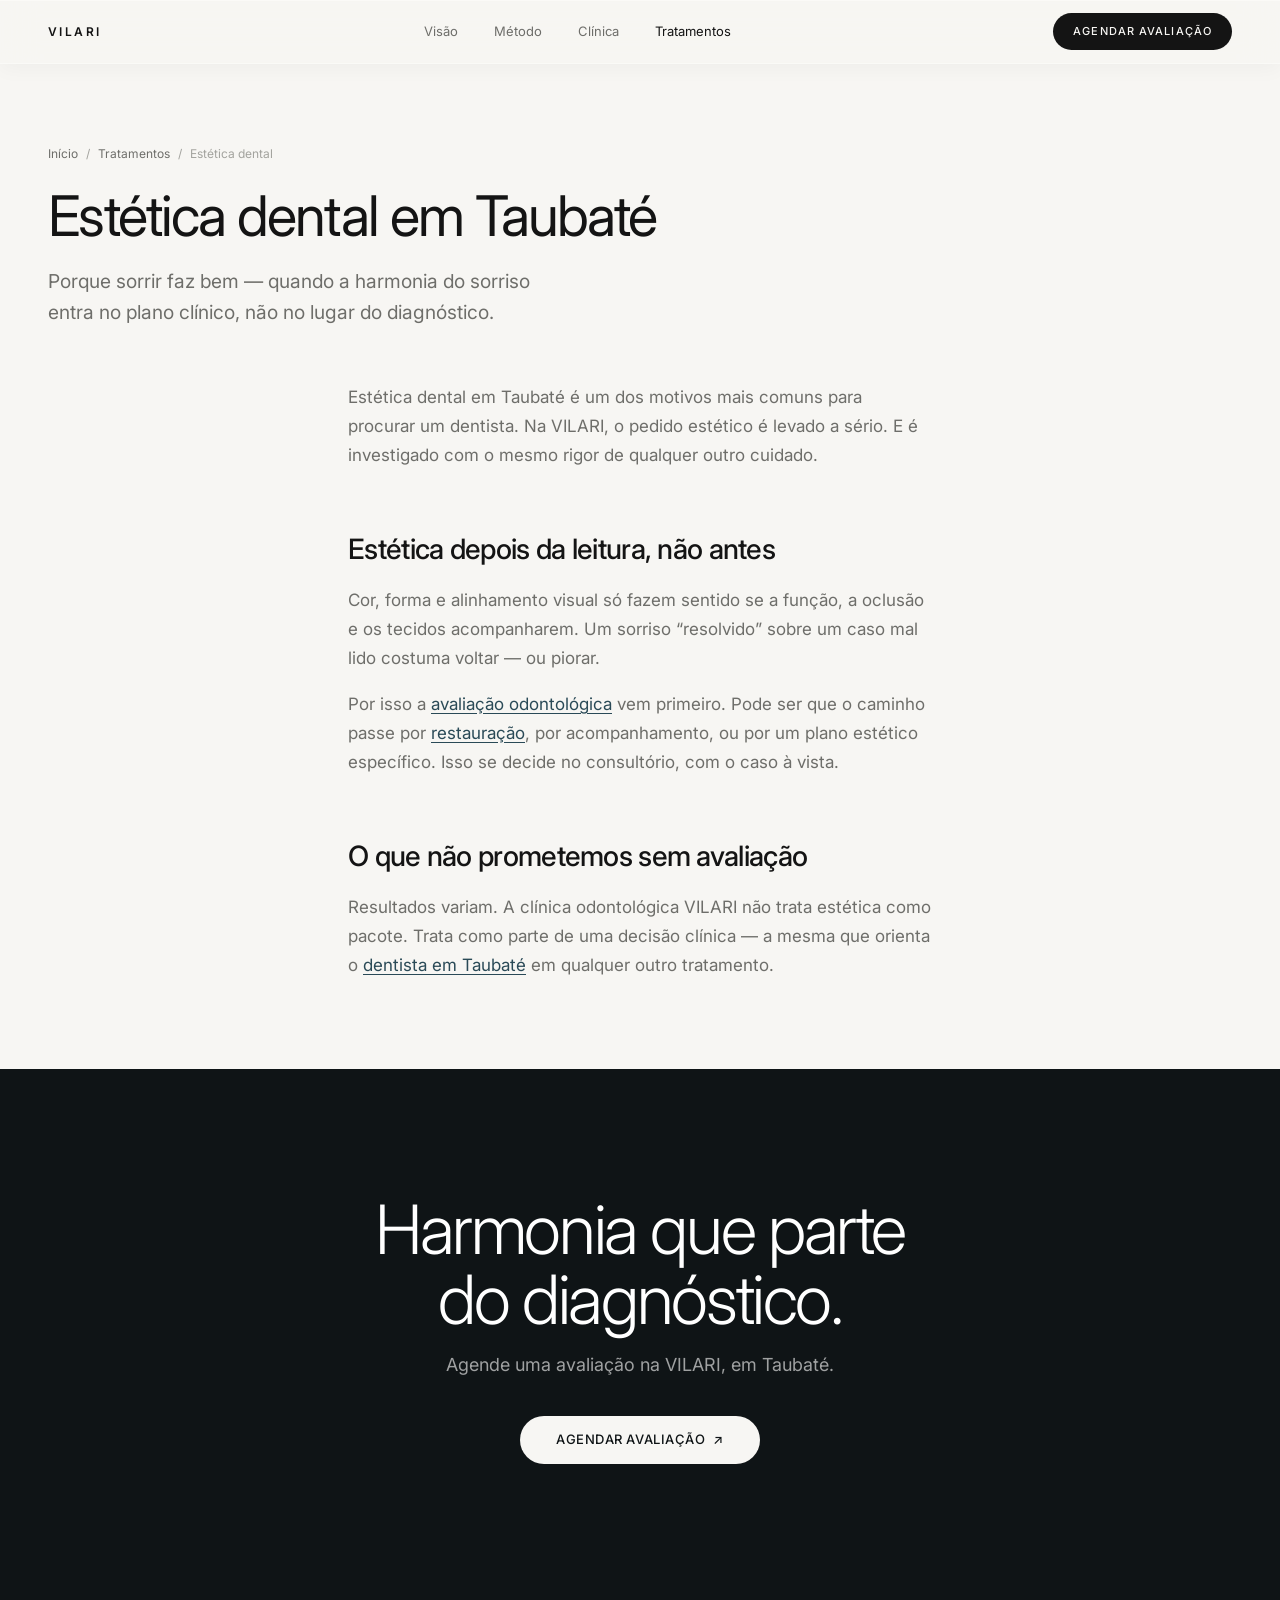
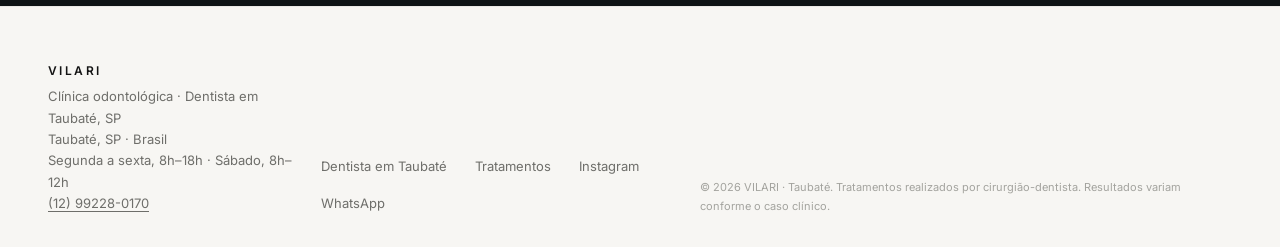
<file: estetica-dental.html>
<!DOCTYPE html>
<html lang="pt-BR">
<head>
<meta charset="UTF-8">
<meta name="viewport" content="width=device-width, initial-scale=1.0, viewport-fit=cover">
<title>Estética dental em Taubaté | VILARI</title>
<meta name="description" content="Estética dental em Taubaté na VILARI: harmonia do sorriso a partir do diagnóstico, não de um pacote. Clínica odontológica com avaliação integrada.">
<meta name="robots" content="index, follow, max-image-preview:large, max-snippet:-1">
<meta name="google-site-verification" content="o-QdteLFO8SlQJguzMWL3Iy0cIHrMH2_AKSW12f5FJg">
<link rel="canonical" href="https://www.vilariodontologia.com.br/estetica-dental">
<link rel="alternate" hreflang="pt-BR" href="https://www.vilariodontologia.com.br/estetica-dental">
<link rel="alternate" hreflang="x-default" href="https://www.vilariodontologia.com.br/estetica-dental">
<meta property="og:type" content="article">
<meta property="og:locale" content="pt_BR">
<meta property="og:site_name" content="VILARI Clínica Odontológica">
<meta property="og:title" content="Estética dental em Taubaté | VILARI">
<meta property="og:description" content="Estética como parte do plano clínico. Dentista em Taubaté na clínica VILARI.">
<meta property="og:url" content="https://www.vilariodontologia.com.br/estetica-dental">
<meta property="og:image" content="https://www.vilariodontologia.com.br/fotos/hero-sorriso.jpg">
<link rel="icon" href="/favicon.svg" type="image/svg+xml">
<link rel="sitemap" type="application/xml" href="/sitemap.xml">
<link rel="preconnect" href="https://fonts.googleapis.com">
<link rel="preconnect" href="https://fonts.gstatic.com" crossorigin>
<meta name="theme-color" content="#131C22">
<link href="https://fonts.googleapis.com/css2?family=Inter:wght@300;400;500;600&display=swap" rel="stylesheet">
<link rel="stylesheet" href="/css/site.css">
<script type="application/ld+json">
{
  "@context": "https://schema.org",
  "@graph": [
    {
      "@type": "BreadcrumbList",
      "itemListElement": [
        { "@type": "ListItem", "position": 1, "name": "Início", "item": "https://www.vilariodontologia.com.br/" },
        { "@type": "ListItem", "position": 2, "name": "Tratamentos", "item": "https://www.vilariodontologia.com.br/tratamentos" },
        { "@type": "ListItem", "position": 3, "name": "Estética dental", "item": "https://www.vilariodontologia.com.br/estetica-dental" }
      ]
    },
    {
      "@type": "MedicalProcedure",
      "name": "Estética dental",
      "url": "https://www.vilariodontologia.com.br/estetica-dental",
      "performer": { "@id": "https://www.vilariodontologia.com.br/#clinic" }
    }
  ]
}
</script>
</head>
<body>
<a class="skip-link" href="#conteudo">Ir para o conteúdo</a>
<header>
  <nav class="wrap">
    <a href="/" class="wordmark">Vilari</a>
    <div class="nav-links">
      <a href="/#visao" class="nav-link">Visão</a>
      <a href="/#metodo" class="nav-link">Método</a>
      <a href="/#clinica" class="nav-link">Clínica</a>
      <a href="/tratamentos" class="nav-link is-current">Tratamentos</a>
    </div>
    <a href="https://wa.me/5512992280170?text=Ol%C3%A1%2C%20gostaria%20de%20agendar%20uma%20avalia%C3%A7%C3%A3o%20na%20VILARI" class="nav-cta">Agendar avaliação</a>
    <button class="burger" id="burger" aria-label="Menu" aria-expanded="false"><span></span><span></span><span></span></button>
  </nav>
</header>
<div class="mobile-nav" id="mobileNav" aria-hidden="true">
  <div class="mobile-nav-backdrop" id="mobileNavBackdrop"></div>
  <div class="mobile-nav-panel">
    <div class="mobile-nav-handle" aria-hidden="true"></div>
    <a href="/">Início</a>
    <a href="/tratamentos">Tratamentos</a>
    <a href="/dentista-em-taubate">Dentista em Taubaté</a>
    <a href="https://wa.me/5512992280170?text=Ol%C3%A1%2C%20gostaria%20de%20agendar%20uma%20avalia%C3%A7%C3%A3o%20na%20VILARI" class="btn nav-cta-mobile">Agendar avaliação</a>
  </div>
</div>
<main id="conteudo">
  <header class="page-hero">
    <div class="wrap">
      <nav class="crumbs" aria-label="Trilha">
        <a href="/">Início</a><span aria-hidden="true">/</span>
        <a href="/tratamentos">Tratamentos</a><span aria-hidden="true">/</span>
        <span>Estética dental</span>
      </nav>
      <h1>Estética dental em Taubaté</h1>
      <p class="lead">Porque sorrir faz bem — quando a harmonia do sorriso entra no plano clínico, não no lugar do diagnóstico.</p>
    </div>
  </header>
  <article class="wrap prose">
    <p>Estética dental em Taubaté é um dos motivos mais comuns para procurar um dentista. Na VILARI, o pedido estético é levado a sério. E é investigado com o mesmo rigor de qualquer outro cuidado.</p>
    <h2>Estética depois da leitura, não antes</h2>
    <p>Cor, forma e alinhamento visual só fazem sentido se a função, a oclusão e os tecidos acompanharem. Um sorriso “resolvido” sobre um caso mal lido costuma voltar — ou piorar.</p>
    <p>Por isso a <a href="/avaliacao-odontologica">avaliação odontológica</a> vem primeiro. Pode ser que o caminho passe por <a href="/restauracao-dental">restauração</a>, por acompanhamento, ou por um plano estético específico. Isso se decide no consultório, com o caso à vista.</p>
    <h2>O que não prometemos sem avaliação</h2>
    <p>Resultados variam. A clínica odontológica VILARI não trata estética como pacote. Trata como parte de uma decisão clínica — a mesma que orienta o <a href="/dentista-em-taubate">dentista em Taubaté</a> em qualquer outro tratamento.</p>
  </article>
  <section class="cta-final">
    <div class="wrap">
      <h2 class="display">Harmonia que parte do diagnóstico.</h2>
      <p class="body-lg">Agende uma avaliação na VILARI, em Taubaté.</p>
      <a href="https://wa.me/5512992280170?text=Ol%C3%A1%2C%20gostaria%20de%20agendar%20uma%20avalia%C3%A7%C3%A3o%20na%20VILARI" class="btn btn-light">Agendar avaliação <span aria-hidden="true">↗</span></a>
    </div>
  </section>
</main>
<footer itemscope itemtype="https://schema.org/Dentist">
  <div class="wrap">
    <div class="footer-brand">
      <span class="wordmark" itemprop="name">Vilari</span>
      <p itemprop="description">Clínica odontológica · Dentista em Taubaté, SP</p>
      <address class="footer-nap" itemprop="address" itemscope itemtype="https://schema.org/PostalAddress">
        <span itemprop="addressLocality">Taubaté</span>, <span itemprop="addressRegion">SP</span> · <span itemprop="addressCountry">Brasil</span><br>
        Segunda a sexta, 8h–18h · Sábado, 8h–12h<br>
        <a href="tel:+5512992280170" itemprop="telephone">(12) 99228-0170</a>
      </address>
    </div>
    <div class="footer-links">
      <a href="/dentista-em-taubate">Dentista em Taubaté</a>
      <a href="/tratamentos">Tratamentos</a>
      <a href="https://instagram.com/vilari" target="_blank" rel="noopener noreferrer">Instagram</a>
      <a href="https://wa.me/5512992280170">WhatsApp</a>
    </div>
    <p class="footer-copy">© 2026 VILARI · Taubaté. Tratamentos realizados por cirurgião-dentista. Resultados variam conforme o caso clínico.</p>
  </div>
</footer>
<div class="mobile-cta"><a href="https://wa.me/5512992280170?text=Ol%C3%A1%2C%20gostaria%20de%20agendar%20uma%20avalia%C3%A7%C3%A3o%20na%20VILARI" class="btn">Agendar avaliação</a></div>
<a href="https://wa.me/5512992280170" class="wa-fab" aria-label="WhatsApp da clínica odontológica VILARI">
  <svg viewBox="0 0 24 24" aria-hidden="true"><path d="M17.472 14.382c-.297-.149-1.758-.867-2.03-.967-.273-.099-.471-.148-.67.15-.197.297-.767.966-.94 1.164-.173.199-.347.223-.644.075-.297-.15-1.255-.463-2.39-1.475-.883-.788-1.48-1.761-1.653-2.059-.173-.297-.018-.458.13-.606.134-.133.298-.347.446-.52.149-.174.198-.298.298-.497.099-.198.05-.371-.025-.52-.075-.149-.669-1.612-.916-2.207-.242-.579-.487-.5-.669-.51-.173-.008-.371-.01-.57-.01-.198 0-.52.074-.792.372-.272.297-1.04 1.016-1.04 2.479 0 1.462 1.065 2.875 1.213 3.074.149.198 2.096 3.2 5.077 4.487.709.306 1.262.489 1.694.625.712.227 1.36.195 1.871.118.571-.085 1.758-.719 2.006-1.413.248-.694.248-1.289.173-1.413-.074-.124-.272-.198-.57-.347m-5.421 7.403h-.004a9.87 9.87 0 01-5.031-1.378l-.361-.214-3.741.982.998-3.648-.235-.374a9.86 9.86 0 01-1.51-5.26c.001-5.45 4.436-9.884 9.888-9.884 2.64 0 5.122 1.03 6.988 2.898a9.825 9.825 0 012.893 6.994c-.003 5.45-4.435 9.884-9.885 9.884m8.413-18.297A11.815 11.815 0 0012.05 0C5.495 0 .16 5.335.157 11.892c0 2.096.547 4.142 1.588 5.945L.057 24l6.305-1.654a11.882 11.882 0 005.683 1.448h.005c6.554 0 11.89-5.335 11.893-11.893a11.821 11.821 0 00-3.48-8.413z"/></svg>
</a>
<script src="/js/site.js"></script>
</body>
</html>
</file>
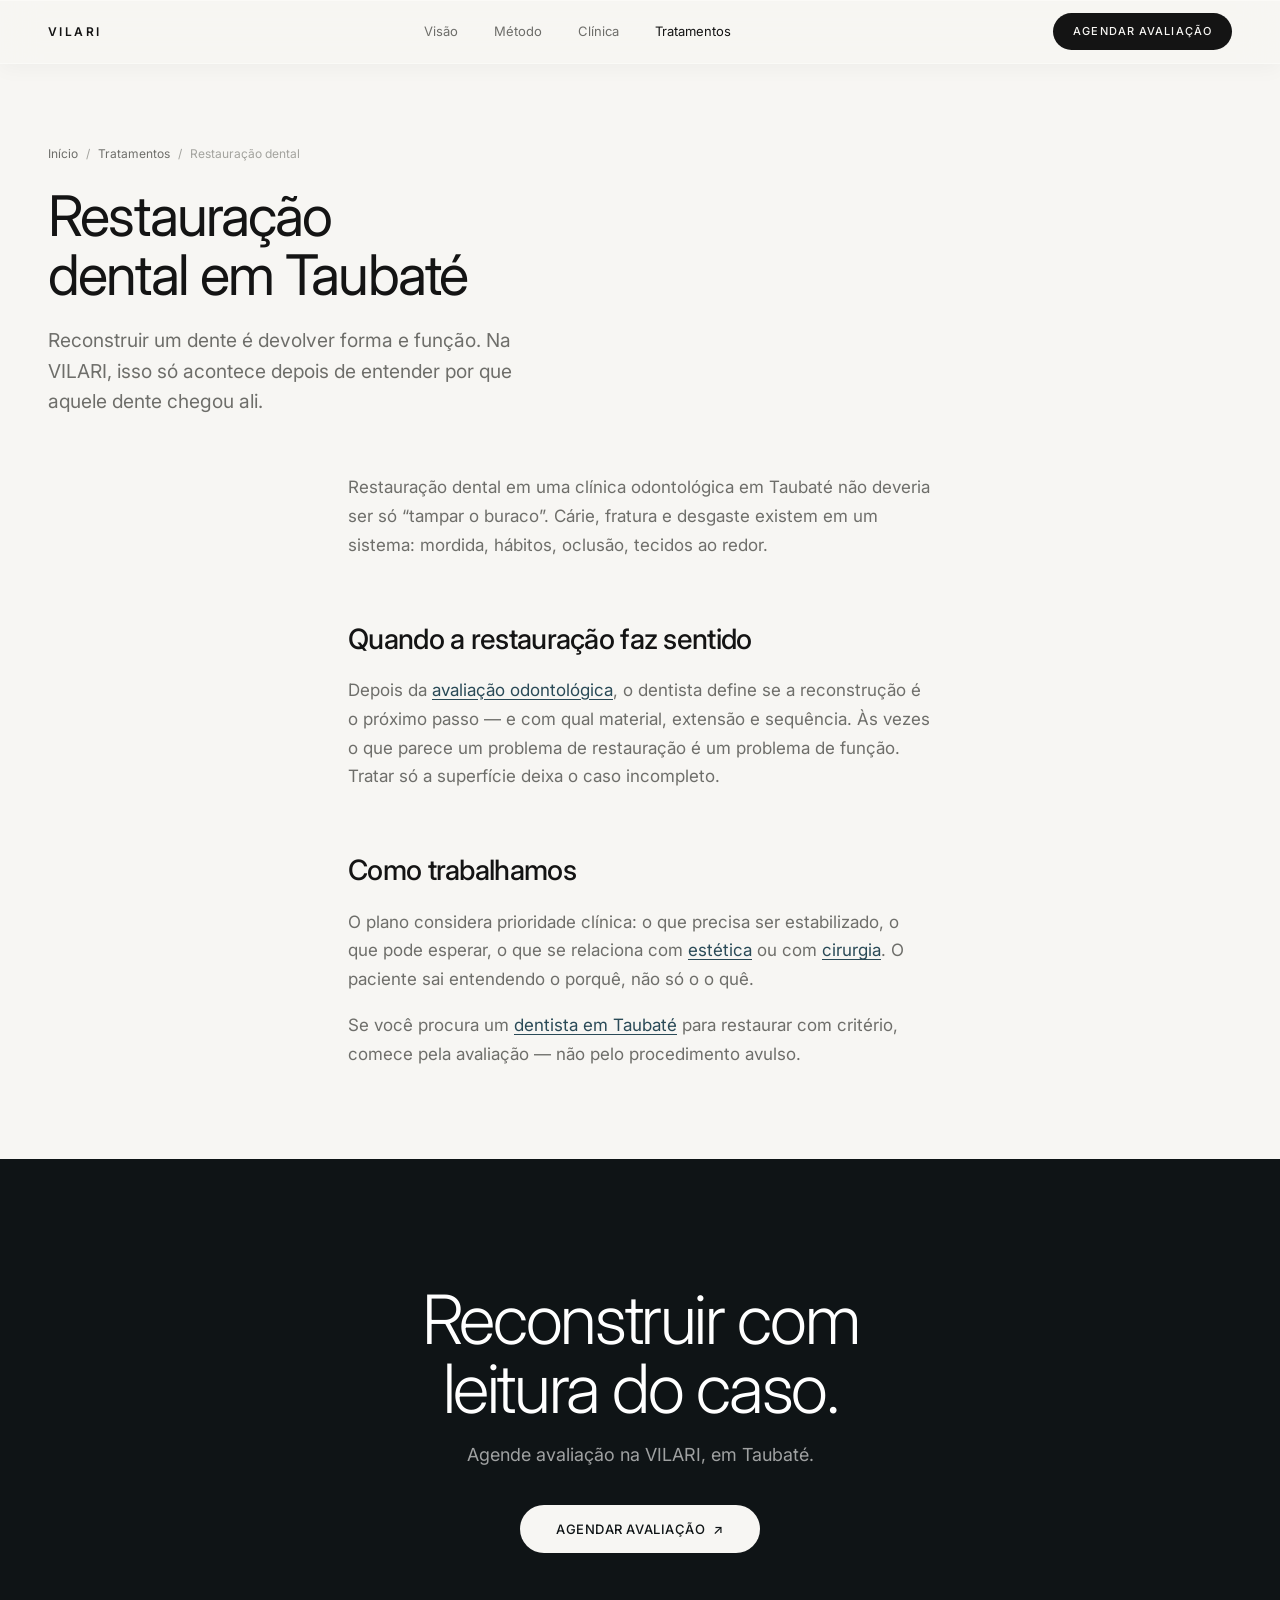
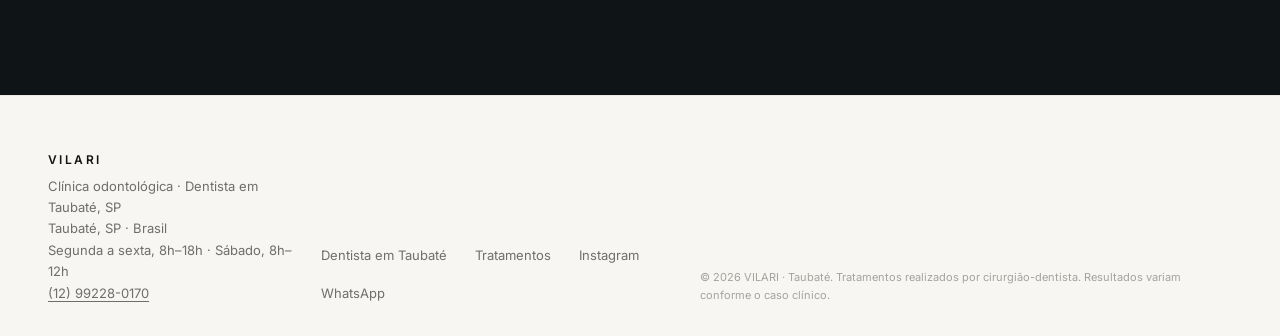
<file: restauracao-dental.html>
<!DOCTYPE html>
<html lang="pt-BR">
<head>
<meta charset="UTF-8">
<meta name="viewport" content="width=device-width, initial-scale=1.0, viewport-fit=cover">
<title>Restauração dental em Taubaté | VILARI</title>
<meta name="description" content="Restauração dental em Taubaté na clínica VILARI: reconstrução que considera função, oclusão e o restante da boca. Agende avaliação com dentista.">
<meta name="robots" content="index, follow, max-image-preview:large, max-snippet:-1">
<meta name="google-site-verification" content="o-QdteLFO8SlQJguzMWL3Iy0cIHrMH2_AKSW12f5FJg">
<link rel="canonical" href="https://www.vilariodontologia.com.br/restauracao-dental">
<link rel="alternate" hreflang="pt-BR" href="https://www.vilariodontologia.com.br/restauracao-dental">
<link rel="alternate" hreflang="x-default" href="https://www.vilariodontologia.com.br/restauracao-dental">
<meta property="og:type" content="article">
<meta property="og:locale" content="pt_BR">
<meta property="og:site_name" content="VILARI Clínica Odontológica">
<meta property="og:title" content="Restauração dental em Taubaté | VILARI">
<meta property="og:description" content="Reconstrução dental com leitura da função e da oclusão, na clínica odontológica VILARI em Taubaté.">
<meta property="og:url" content="https://www.vilariodontologia.com.br/restauracao-dental">
<meta property="og:image" content="https://www.vilariodontologia.com.br/fotos/hero-sorriso.jpg">
<link rel="icon" href="/favicon.svg" type="image/svg+xml">
<link rel="sitemap" type="application/xml" href="/sitemap.xml">
<link rel="preconnect" href="https://fonts.googleapis.com">
<link rel="preconnect" href="https://fonts.gstatic.com" crossorigin>
<meta name="theme-color" content="#131C22">
<link href="https://fonts.googleapis.com/css2?family=Inter:wght@300;400;500;600&display=swap" rel="stylesheet">
<link rel="stylesheet" href="/css/site.css">
<script type="application/ld+json">
{
  "@context": "https://schema.org",
  "@graph": [
    {
      "@type": "BreadcrumbList",
      "itemListElement": [
        { "@type": "ListItem", "position": 1, "name": "Início", "item": "https://www.vilariodontologia.com.br/" },
        { "@type": "ListItem", "position": 2, "name": "Tratamentos", "item": "https://www.vilariodontologia.com.br/tratamentos" },
        { "@type": "ListItem", "position": 3, "name": "Restauração dental", "item": "https://www.vilariodontologia.com.br/restauracao-dental" }
      ]
    },
    {
      "@type": "MedicalProcedure",
      "name": "Restauração dental",
      "url": "https://www.vilariodontologia.com.br/restauracao-dental",
      "performer": { "@id": "https://www.vilariodontologia.com.br/#clinic" }
    }
  ]
}
</script>
</head>
<body>
<a class="skip-link" href="#conteudo">Ir para o conteúdo</a>
<header>
  <nav class="wrap">
    <a href="/" class="wordmark">Vilari</a>
    <div class="nav-links">
      <a href="/#visao" class="nav-link">Visão</a>
      <a href="/#metodo" class="nav-link">Método</a>
      <a href="/#clinica" class="nav-link">Clínica</a>
      <a href="/tratamentos" class="nav-link is-current">Tratamentos</a>
    </div>
    <a href="https://wa.me/5512992280170?text=Ol%C3%A1%2C%20gostaria%20de%20agendar%20uma%20avalia%C3%A7%C3%A3o%20na%20VILARI" class="nav-cta">Agendar avaliação</a>
    <button class="burger" id="burger" aria-label="Menu" aria-expanded="false"><span></span><span></span><span></span></button>
  </nav>
</header>
<div class="mobile-nav" id="mobileNav" aria-hidden="true">
  <div class="mobile-nav-backdrop" id="mobileNavBackdrop"></div>
  <div class="mobile-nav-panel">
    <div class="mobile-nav-handle" aria-hidden="true"></div>
    <a href="/">Início</a>
    <a href="/tratamentos">Tratamentos</a>
    <a href="/dentista-em-taubate">Dentista em Taubaté</a>
    <a href="https://wa.me/5512992280170?text=Ol%C3%A1%2C%20gostaria%20de%20agendar%20uma%20avalia%C3%A7%C3%A3o%20na%20VILARI" class="btn nav-cta-mobile">Agendar avaliação</a>
  </div>
</div>
<main id="conteudo">
  <header class="page-hero">
    <div class="wrap">
      <nav class="crumbs" aria-label="Trilha">
        <a href="/">Início</a><span aria-hidden="true">/</span>
        <a href="/tratamentos">Tratamentos</a><span aria-hidden="true">/</span>
        <span>Restauração dental</span>
      </nav>
      <h1>Restauração dental em Taubaté</h1>
      <p class="lead">Reconstruir um dente é devolver forma e função. Na VILARI, isso só acontece depois de entender por que aquele dente chegou ali.</p>
    </div>
  </header>
  <article class="wrap prose">
    <p>Restauração dental em uma clínica odontológica em Taubaté não deveria ser só “tampar o buraco”. Cárie, fratura e desgaste existem em um sistema: mordida, hábitos, oclusão, tecidos ao redor.</p>
    <h2>Quando a restauração faz sentido</h2>
    <p>Depois da <a href="/avaliacao-odontologica">avaliação odontológica</a>, o dentista define se a reconstrução é o próximo passo — e com qual material, extensão e sequência. Às vezes o que parece um problema de restauração é um problema de função. Tratar só a superfície deixa o caso incompleto.</p>
    <h2>Como trabalhamos</h2>
    <p>O plano considera prioridade clínica: o que precisa ser estabilizado, o que pode esperar, o que se relaciona com <a href="/estetica-dental">estética</a> ou com <a href="/cirurgia-odontologica">cirurgia</a>. O paciente sai entendendo o porquê, não só o o quê.</p>
    <p>Se você procura um <a href="/dentista-em-taubate">dentista em Taubaté</a> para restaurar com critério, comece pela avaliação — não pelo procedimento avulso.</p>
  </article>
  <section class="cta-final">
    <div class="wrap">
      <h2 class="display">Reconstruir com leitura do caso.</h2>
      <p class="body-lg">Agende avaliação na VILARI, em Taubaté.</p>
      <a href="https://wa.me/5512992280170?text=Ol%C3%A1%2C%20gostaria%20de%20agendar%20uma%20avalia%C3%A7%C3%A3o%20na%20VILARI" class="btn btn-light">Agendar avaliação <span aria-hidden="true">↗</span></a>
    </div>
  </section>
</main>
<footer itemscope itemtype="https://schema.org/Dentist">
  <div class="wrap">
    <div class="footer-brand">
      <span class="wordmark" itemprop="name">Vilari</span>
      <p itemprop="description">Clínica odontológica · Dentista em Taubaté, SP</p>
      <address class="footer-nap" itemprop="address" itemscope itemtype="https://schema.org/PostalAddress">
        <span itemprop="addressLocality">Taubaté</span>, <span itemprop="addressRegion">SP</span> · <span itemprop="addressCountry">Brasil</span><br>
        Segunda a sexta, 8h–18h · Sábado, 8h–12h<br>
        <a href="tel:+5512992280170" itemprop="telephone">(12) 99228-0170</a>
      </address>
    </div>
    <div class="footer-links">
      <a href="/dentista-em-taubate">Dentista em Taubaté</a>
      <a href="/tratamentos">Tratamentos</a>
      <a href="https://instagram.com/vilari" target="_blank" rel="noopener noreferrer">Instagram</a>
      <a href="https://wa.me/5512992280170">WhatsApp</a>
    </div>
    <p class="footer-copy">© 2026 VILARI · Taubaté. Tratamentos realizados por cirurgião-dentista. Resultados variam conforme o caso clínico.</p>
  </div>
</footer>
<div class="mobile-cta"><a href="https://wa.me/5512992280170?text=Ol%C3%A1%2C%20gostaria%20de%20agendar%20uma%20avalia%C3%A7%C3%A3o%20na%20VILARI" class="btn">Agendar avaliação</a></div>
<a href="https://wa.me/5512992280170" class="wa-fab" aria-label="WhatsApp da clínica odontológica VILARI">
  <svg viewBox="0 0 24 24" aria-hidden="true"><path d="M17.472 14.382c-.297-.149-1.758-.867-2.03-.967-.273-.099-.471-.148-.67.15-.197.297-.767.966-.94 1.164-.173.199-.347.223-.644.075-.297-.15-1.255-.463-2.39-1.475-.883-.788-1.48-1.761-1.653-2.059-.173-.297-.018-.458.13-.606.134-.133.298-.347.446-.52.149-.174.198-.298.298-.497.099-.198.05-.371-.025-.52-.075-.149-.669-1.612-.916-2.207-.242-.579-.487-.5-.669-.51-.173-.008-.371-.01-.57-.01-.198 0-.52.074-.792.372-.272.297-1.04 1.016-1.04 2.479 0 1.462 1.065 2.875 1.213 3.074.149.198 2.096 3.2 5.077 4.487.709.306 1.262.489 1.694.625.712.227 1.36.195 1.871.118.571-.085 1.758-.719 2.006-1.413.248-.694.248-1.289.173-1.413-.074-.124-.272-.198-.57-.347m-5.421 7.403h-.004a9.87 9.87 0 01-5.031-1.378l-.361-.214-3.741.982.998-3.648-.235-.374a9.86 9.86 0 01-1.51-5.26c.001-5.45 4.436-9.884 9.888-9.884 2.64 0 5.122 1.03 6.988 2.898a9.825 9.825 0 012.893 6.994c-.003 5.45-4.435 9.884-9.885 9.884m8.413-18.297A11.815 11.815 0 0012.05 0C5.495 0 .16 5.335.157 11.892c0 2.096.547 4.142 1.588 5.945L.057 24l6.305-1.654a11.882 11.882 0 005.683 1.448h.005c6.554 0 11.89-5.335 11.893-11.893a11.821 11.821 0 00-3.48-8.413z"/></svg>
</a>
<script src="/js/site.js"></script>
</body>
</html>
</file>
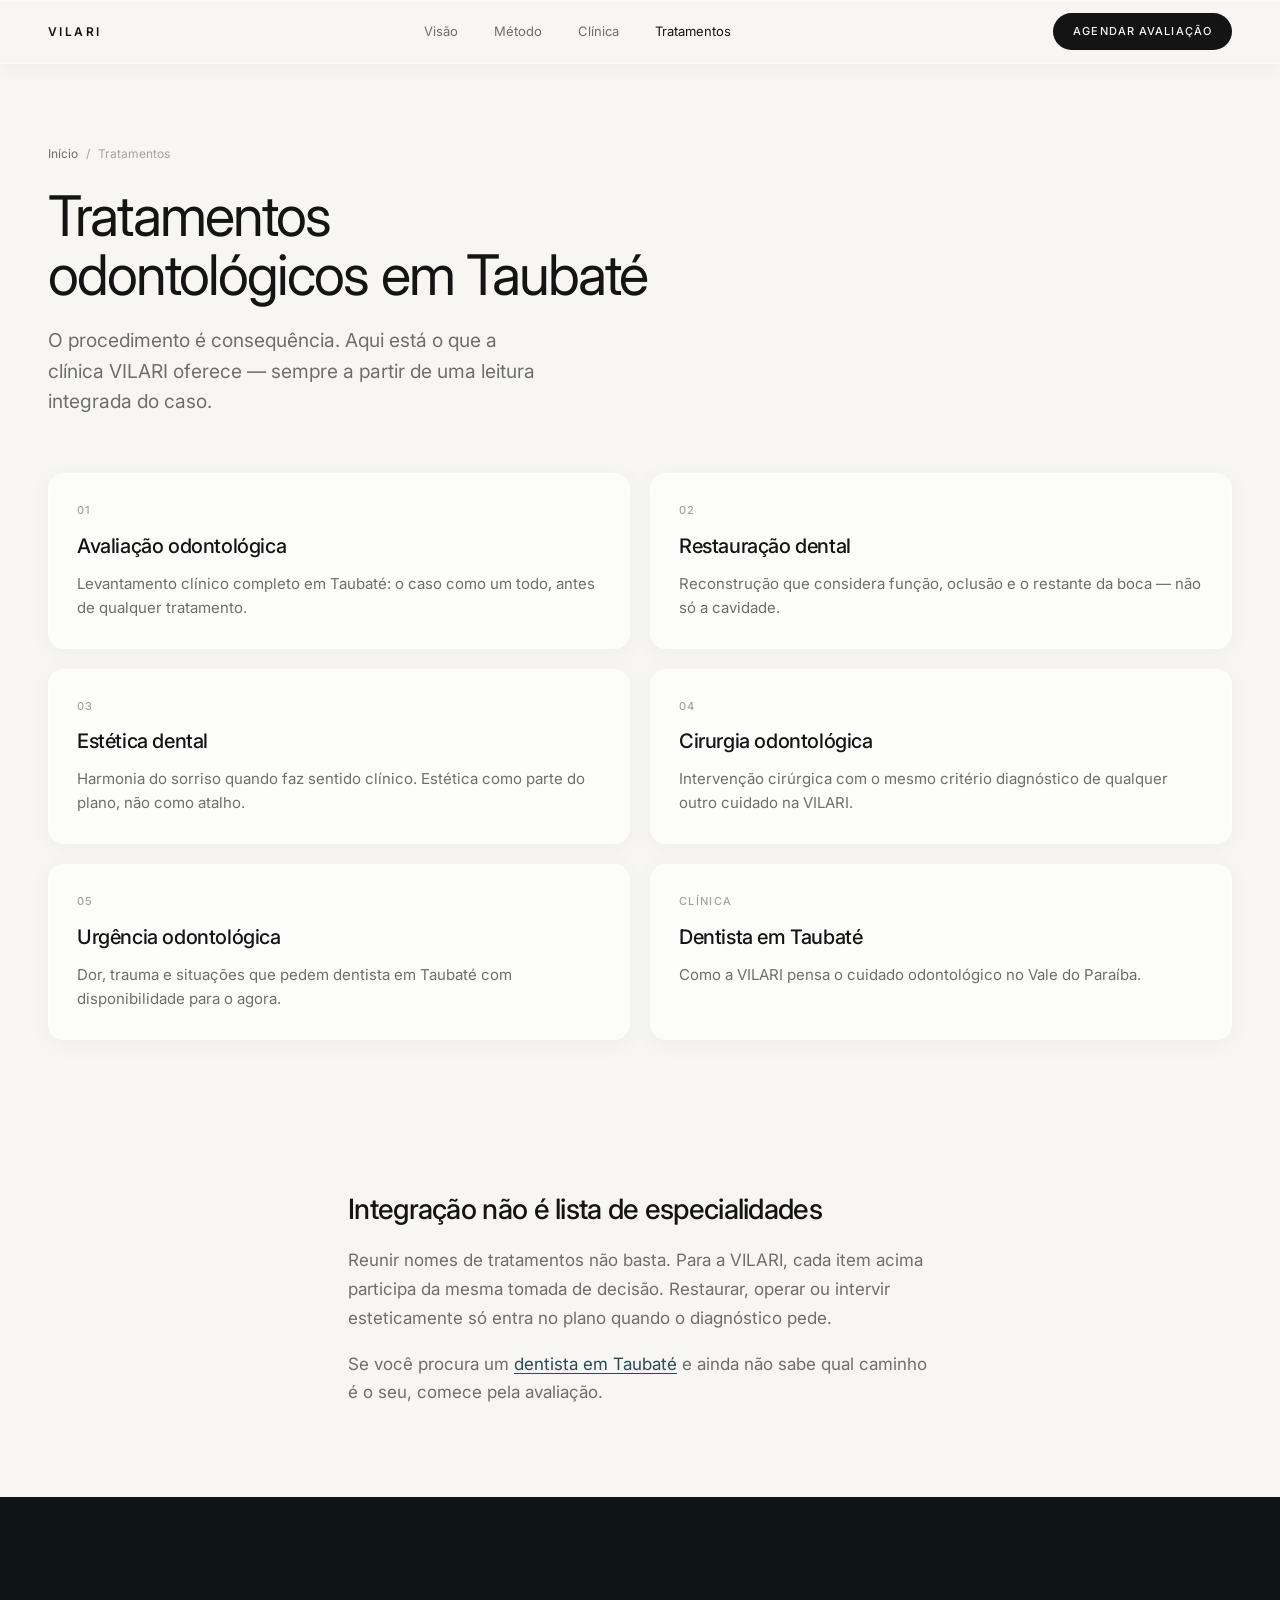
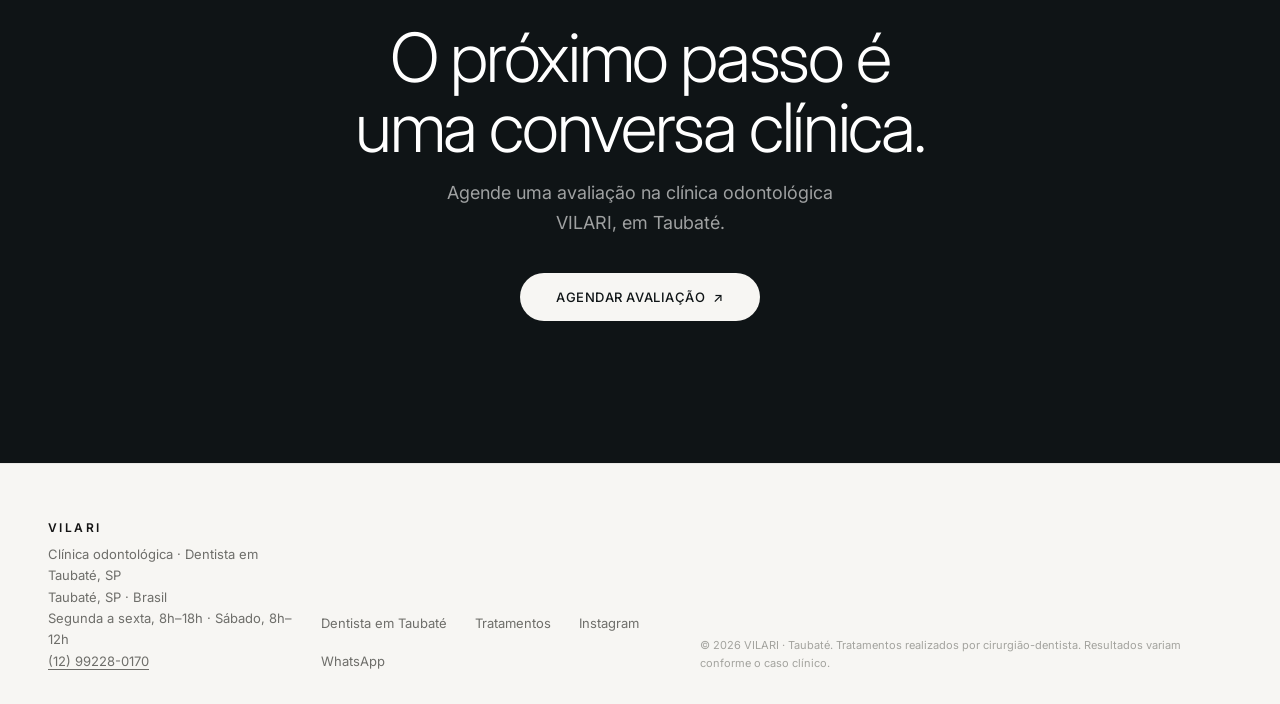
<file: tratamentos.html>
<!DOCTYPE html>
<html lang="pt-BR">
<head>
<meta charset="UTF-8">
<meta name="viewport" content="width=device-width, initial-scale=1.0, viewport-fit=cover">
<title>Tratamentos odontológicos em Taubaté | VILARI</title>
<meta name="description" content="Tratamentos odontológicos em Taubaté: avaliação integrada, restauração dental, cirurgia, estética e urgência. Conheça o cuidado da clínica VILARI.">
<meta name="robots" content="index, follow, max-image-preview:large, max-snippet:-1, max-video-preview:-1">
<meta name="google-site-verification" content="o-QdteLFO8SlQJguzMWL3Iy0cIHrMH2_AKSW12f5FJg">
<link rel="canonical" href="https://www.vilariodontologia.com.br/tratamentos">
<link rel="alternate" hreflang="pt-BR" href="https://www.vilariodontologia.com.br/tratamentos">
<link rel="alternate" hreflang="x-default" href="https://www.vilariodontologia.com.br/tratamentos">
<meta property="og:type" content="website">
<meta property="og:locale" content="pt_BR">
<meta property="og:site_name" content="VILARI Clínica Odontológica">
<meta property="og:title" content="Tratamentos odontológicos em Taubaté | VILARI">
<meta property="og:description" content="Avaliação, restauração, cirurgia, estética e urgência — odontologia em Taubaté a partir do diagnóstico.">
<meta property="og:url" content="https://www.vilariodontologia.com.br/tratamentos">
<meta property="og:image" content="https://www.vilariodontologia.com.br/fotos/hero-sorriso.jpg">
<meta name="twitter:card" content="summary_large_image">
<link rel="icon" href="/favicon.svg" type="image/svg+xml">
<link rel="sitemap" type="application/xml" href="/sitemap.xml">
<link rel="preconnect" href="https://fonts.googleapis.com">
<link rel="preconnect" href="https://fonts.gstatic.com" crossorigin>
<meta name="theme-color" content="#131C22">
<link href="https://fonts.googleapis.com/css2?family=Inter:wght@300;400;500;600&display=swap" rel="stylesheet">
<link rel="stylesheet" href="/css/site.css">
<script type="application/ld+json">
{
  "@context": "https://schema.org",
  "@graph": [
    {
      "@type": "BreadcrumbList",
      "itemListElement": [
        { "@type": "ListItem", "position": 1, "name": "Início", "item": "https://www.vilariodontologia.com.br/" },
        { "@type": "ListItem", "position": 2, "name": "Tratamentos", "item": "https://www.vilariodontologia.com.br/tratamentos" }
      ]
    },
    {
      "@type": "CollectionPage",
      "name": "Tratamentos odontológicos em Taubaté",
      "url": "https://www.vilariodontologia.com.br/tratamentos",
      "inLanguage": "pt-BR",
      "isPartOf": { "@id": "https://www.vilariodontologia.com.br/#website" },
      "about": { "@id": "https://www.vilariodontologia.com.br/#clinic" }
    }
  ]
}
</script>
</head>
<body>
<a class="skip-link" href="#conteudo">Ir para o conteúdo</a>
<header>
  <nav class="wrap">
    <a href="/" class="wordmark">Vilari</a>
    <div class="nav-links">
      <a href="/#visao" class="nav-link">Visão</a>
      <a href="/#metodo" class="nav-link">Método</a>
      <a href="/#clinica" class="nav-link">Clínica</a>
      <a href="/tratamentos" class="nav-link is-current">Tratamentos</a>
    </div>
    <a href="https://wa.me/5512992280170?text=Ol%C3%A1%2C%20gostaria%20de%20agendar%20uma%20avalia%C3%A7%C3%A3o%20na%20VILARI" class="nav-cta">Agendar avaliação</a>
    <button class="burger" id="burger" aria-label="Menu" aria-expanded="false"><span></span><span></span><span></span></button>
  </nav>
</header>
<div class="mobile-nav" id="mobileNav" aria-hidden="true">
  <div class="mobile-nav-backdrop" id="mobileNavBackdrop"></div>
  <div class="mobile-nav-panel">
    <div class="mobile-nav-handle" aria-hidden="true"></div>
    <a href="/">Início</a>
    <a href="/tratamentos">Tratamentos</a>
    <a href="/dentista-em-taubate">Dentista em Taubaté</a>
    <a href="https://wa.me/5512992280170?text=Ol%C3%A1%2C%20gostaria%20de%20agendar%20uma%20avalia%C3%A7%C3%A3o%20na%20VILARI" class="btn nav-cta-mobile">Agendar avaliação</a>
  </div>
</div>

<main id="conteudo">
  <header class="page-hero">
    <div class="wrap">
      <nav class="crumbs" aria-label="Trilha">
        <a href="/">Início</a>
        <span aria-hidden="true">/</span>
        <span>Tratamentos</span>
      </nav>
      <h1>Tratamentos odontológicos em Taubaté</h1>
      <p class="lead">O procedimento é consequência. Aqui está o que a clínica VILARI oferece — sempre a partir de uma leitura integrada do caso.</p>
    </div>
  </header>

  <div class="wrap">
    <div class="card-grid">
      <a class="card" href="/avaliacao-odontologica">
        <span class="card-kicker">01</span>
        <h2>Avaliação odontológica</h2>
        <p>Levantamento clínico completo em Taubaté: o caso como um todo, antes de qualquer tratamento.</p>
      </a>
      <a class="card" href="/restauracao-dental">
        <span class="card-kicker">02</span>
        <h2>Restauração dental</h2>
        <p>Reconstrução que considera função, oclusão e o restante da boca — não só a cavidade.</p>
      </a>
      <a class="card" href="/estetica-dental">
        <span class="card-kicker">03</span>
        <h2>Estética dental</h2>
        <p>Harmonia do sorriso quando faz sentido clínico. Estética como parte do plano, não como atalho.</p>
      </a>
      <a class="card" href="/cirurgia-odontologica">
        <span class="card-kicker">04</span>
        <h2>Cirurgia odontológica</h2>
        <p>Intervenção cirúrgica com o mesmo critério diagnóstico de qualquer outro cuidado na VILARI.</p>
      </a>
      <a class="card" href="/urgencia-odontologica">
        <span class="card-kicker">05</span>
        <h2>Urgência odontológica</h2>
        <p>Dor, trauma e situações que pedem dentista em Taubaté com disponibilidade para o agora.</p>
      </a>
      <a class="card" href="/dentista-em-taubate">
        <span class="card-kicker">Clínica</span>
        <h2>Dentista em Taubaté</h2>
        <p>Como a VILARI pensa o cuidado odontológico no Vale do Paraíba.</p>
      </a>
    </div>
  </div>

  <article class="wrap prose">
    <h2>Integração não é lista de especialidades</h2>
    <p>Reunir nomes de tratamentos não basta. Para a VILARI, cada item acima participa da mesma tomada de decisão. Restaurar, operar ou intervir esteticamente só entra no plano quando o diagnóstico pede.</p>
    <p>Se você procura um <a href="/dentista-em-taubate">dentista em Taubaté</a> e ainda não sabe qual caminho é o seu, comece pela avaliação.</p>
  </article>

  <section class="cta-final">
    <div class="wrap">
      <h2 class="display">O próximo passo é uma conversa clínica.</h2>
      <p class="body-lg">Agende uma avaliação na clínica odontológica VILARI, em Taubaté.</p>
      <a href="https://wa.me/5512992280170?text=Ol%C3%A1%2C%20gostaria%20de%20agendar%20uma%20avalia%C3%A7%C3%A3o%20na%20VILARI" class="btn btn-light">Agendar avaliação <span aria-hidden="true">↗</span></a>
    </div>
  </section>
</main>

<footer itemscope itemtype="https://schema.org/Dentist">
  <div class="wrap">
    <div class="footer-brand">
      <span class="wordmark" itemprop="name">Vilari</span>
      <p itemprop="description">Clínica odontológica · Dentista em Taubaté, SP</p>
      <address class="footer-nap" itemprop="address" itemscope itemtype="https://schema.org/PostalAddress">
        <span itemprop="addressLocality">Taubaté</span>, <span itemprop="addressRegion">SP</span> · <span itemprop="addressCountry">Brasil</span><br>
        Segunda a sexta, 8h–18h · Sábado, 8h–12h<br>
        <a href="tel:+5512992280170" itemprop="telephone">(12) 99228-0170</a>
      </address>
    </div>
    <div class="footer-links">
      <a href="/dentista-em-taubate">Dentista em Taubaté</a>
      <a href="/tratamentos">Tratamentos</a>
      <a href="https://instagram.com/vilari" target="_blank" rel="noopener noreferrer">Instagram</a>
      <a href="https://wa.me/5512992280170">WhatsApp</a>
    </div>
    <p class="footer-copy">© 2026 VILARI · Taubaté. Tratamentos realizados por cirurgião-dentista. Resultados variam conforme o caso clínico.</p>
  </div>
</footer>
<div class="mobile-cta"><a href="https://wa.me/5512992280170?text=Ol%C3%A1%2C%20gostaria%20de%20agendar%20uma%20avalia%C3%A7%C3%A3o%20na%20VILARI" class="btn">Agendar avaliação</a></div>
<a href="https://wa.me/5512992280170" class="wa-fab" aria-label="WhatsApp da clínica odontológica VILARI">
  <svg viewBox="0 0 24 24" aria-hidden="true"><path d="M17.472 14.382c-.297-.149-1.758-.867-2.03-.967-.273-.099-.471-.148-.67.15-.197.297-.767.966-.94 1.164-.173.199-.347.223-.644.075-.297-.15-1.255-.463-2.39-1.475-.883-.788-1.48-1.761-1.653-2.059-.173-.297-.018-.458.13-.606.134-.133.298-.347.446-.52.149-.174.198-.298.298-.497.099-.198.05-.371-.025-.52-.075-.149-.669-1.612-.916-2.207-.242-.579-.487-.5-.669-.51-.173-.008-.371-.01-.57-.01-.198 0-.52.074-.792.372-.272.297-1.04 1.016-1.04 2.479 0 1.462 1.065 2.875 1.213 3.074.149.198 2.096 3.2 5.077 4.487.709.306 1.262.489 1.694.625.712.227 1.36.195 1.871.118.571-.085 1.758-.719 2.006-1.413.248-.694.248-1.289.173-1.413-.074-.124-.272-.198-.57-.347m-5.421 7.403h-.004a9.87 9.87 0 01-5.031-1.378l-.361-.214-3.741.982.998-3.648-.235-.374a9.86 9.86 0 01-1.51-5.26c.001-5.45 4.436-9.884 9.888-9.884 2.64 0 5.122 1.03 6.988 2.898a9.825 9.825 0 012.893 6.994c-.003 5.45-4.435 9.884-9.885 9.884m8.413-18.297A11.815 11.815 0 0012.05 0C5.495 0 .16 5.335.157 11.892c0 2.096.547 4.142 1.588 5.945L.057 24l6.305-1.654a11.882 11.882 0 005.683 1.448h.005c6.554 0 11.89-5.335 11.893-11.893a11.821 11.821 0 00-3.48-8.413z"/></svg>
</a>
<script src="/js/site.js"></script>
</body>
</html>
</file>
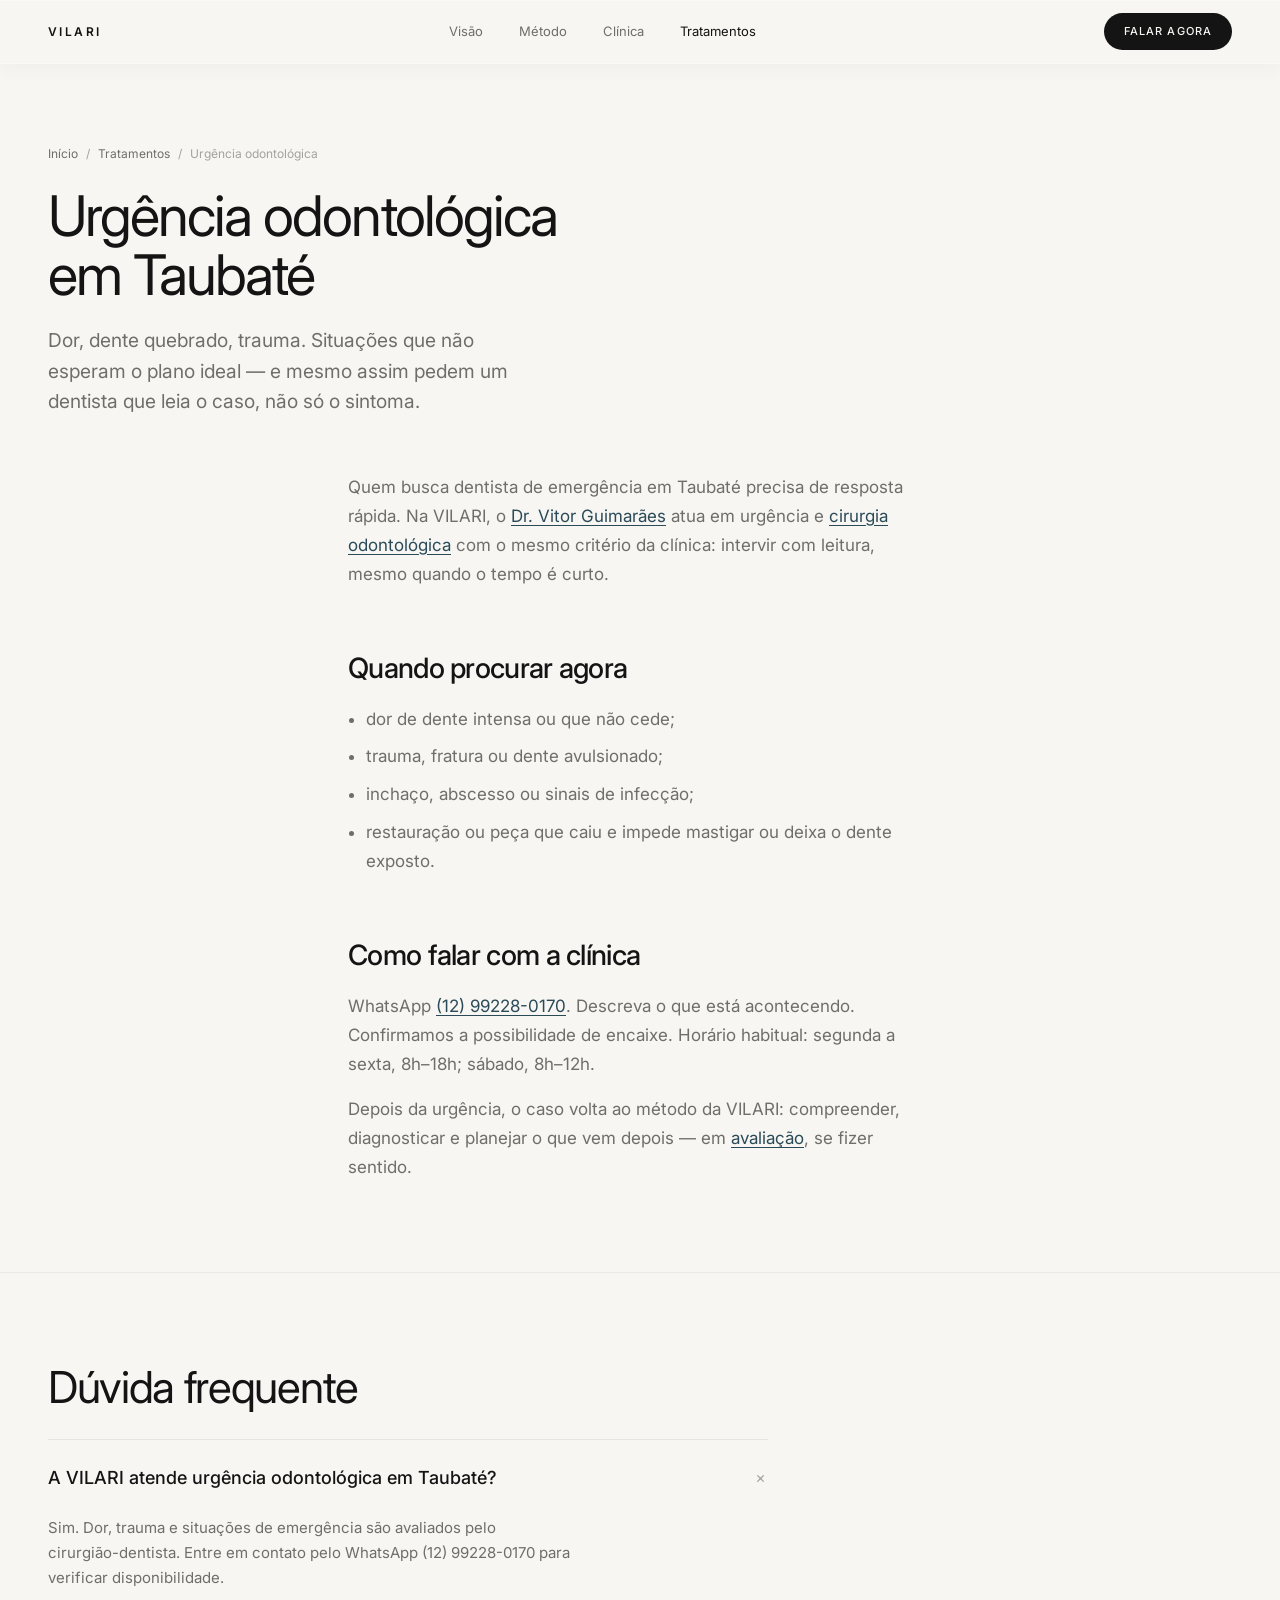
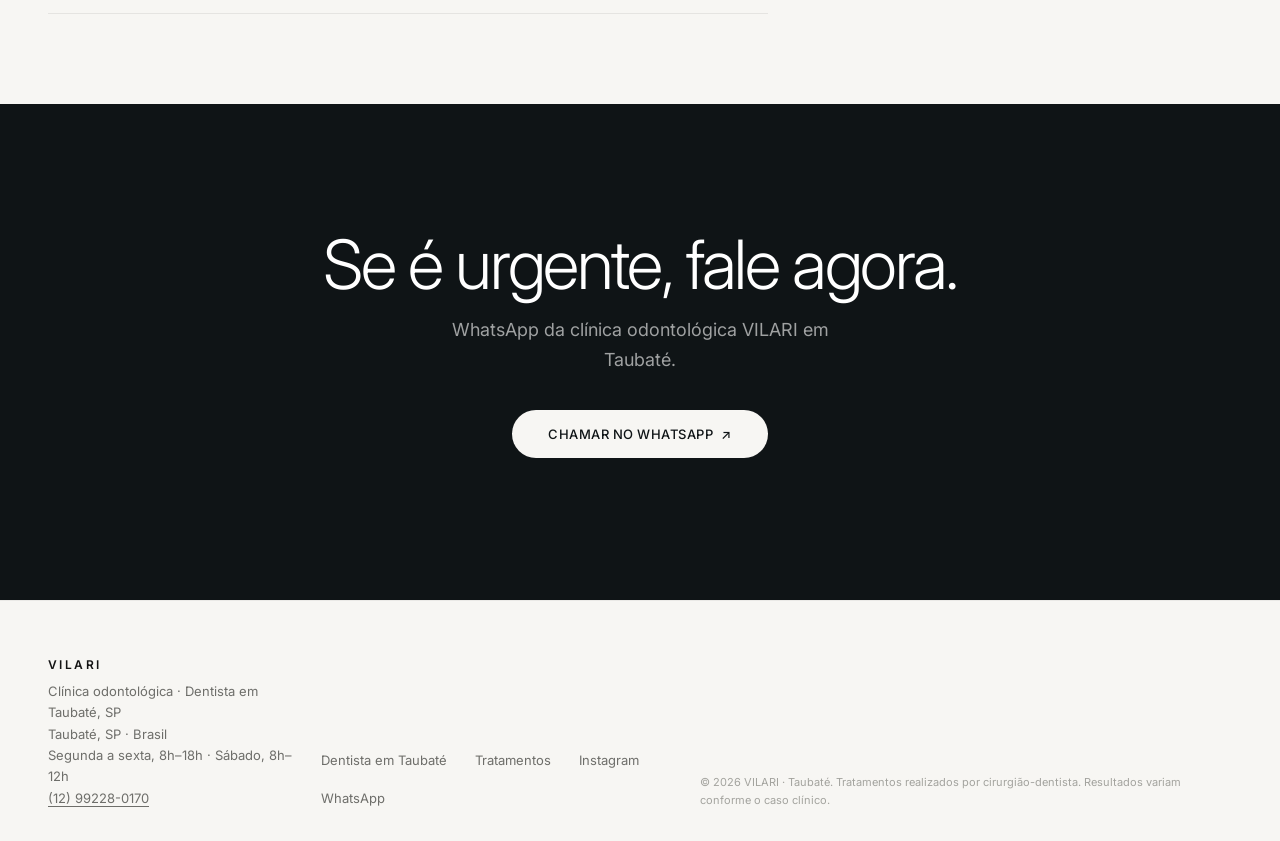
<file: urgencia-odontologica.html>
<!DOCTYPE html>
<html lang="pt-BR">
<head>
<meta charset="UTF-8">
<meta name="viewport" content="width=device-width, initial-scale=1.0, viewport-fit=cover">
<title>Urgência odontológica em Taubaté | Dentista VILARI</title>
<meta name="description" content="Urgência odontológica em Taubaté: dor, trauma e emergência com dentista na clínica VILARI. WhatsApp (12) 99228-0170.">
<meta name="robots" content="index, follow, max-image-preview:large, max-snippet:-1">
<meta name="google-site-verification" content="o-QdteLFO8SlQJguzMWL3Iy0cIHrMH2_AKSW12f5FJg">
<link rel="canonical" href="https://www.vilariodontologia.com.br/urgencia-odontologica">
<link rel="alternate" hreflang="pt-BR" href="https://www.vilariodontologia.com.br/urgencia-odontologica">
<link rel="alternate" hreflang="x-default" href="https://www.vilariodontologia.com.br/urgencia-odontologica">
<meta property="og:type" content="article">
<meta property="og:locale" content="pt_BR">
<meta property="og:site_name" content="VILARI Clínica Odontológica">
<meta property="og:title" content="Urgência odontológica em Taubaté | Dentista VILARI">
<meta property="og:description" content="Dor de dente, trauma e emergência. Fale com o dentista da VILARI em Taubaté pelo WhatsApp.">
<meta property="og:url" content="https://www.vilariodontologia.com.br/urgencia-odontologica">
<meta property="og:image" content="https://www.vilariodontologia.com.br/fotos/hero-sorriso.jpg">
<link rel="icon" href="/favicon.svg" type="image/svg+xml">
<link rel="sitemap" type="application/xml" href="/sitemap.xml">
<link rel="preconnect" href="https://fonts.googleapis.com">
<link rel="preconnect" href="https://fonts.gstatic.com" crossorigin>
<meta name="theme-color" content="#131C22">
<link href="https://fonts.googleapis.com/css2?family=Inter:wght@300;400;500;600&display=swap" rel="stylesheet">
<link rel="stylesheet" href="/css/site.css">
<script type="application/ld+json">
{
  "@context": "https://schema.org",
  "@graph": [
    {
      "@type": "BreadcrumbList",
      "itemListElement": [
        { "@type": "ListItem", "position": 1, "name": "Início", "item": "https://www.vilariodontologia.com.br/" },
        { "@type": "ListItem", "position": 2, "name": "Tratamentos", "item": "https://www.vilariodontologia.com.br/tratamentos" },
        { "@type": "ListItem", "position": 3, "name": "Urgência odontológica", "item": "https://www.vilariodontologia.com.br/urgencia-odontologica" }
      ]
    },
    {
      "@type": "MedicalProcedure",
      "name": "Urgência odontológica",
      "url": "https://www.vilariodontologia.com.br/urgencia-odontologica",
      "performer": { "@id": "https://www.vilariodontologia.com.br/#clinic" }
    },
    {
      "@type": "FAQPage",
      "mainEntity": [
        {
          "@type": "Question",
          "name": "A VILARI atende urgência odontológica em Taubaté?",
          "acceptedAnswer": {
            "@type": "Answer",
            "text": "Sim. Dor, trauma e situações de emergência são avaliados pelo cirurgião-dentista. Entre em contato pelo WhatsApp (12) 99228-0170 para verificar disponibilidade."
          }
        }
      ]
    }
  ]
}
</script>
</head>
<body>
<a class="skip-link" href="#conteudo">Ir para o conteúdo</a>
<header>
  <nav class="wrap">
    <a href="/" class="wordmark">Vilari</a>
    <div class="nav-links">
      <a href="/#visao" class="nav-link">Visão</a>
      <a href="/#metodo" class="nav-link">Método</a>
      <a href="/#clinica" class="nav-link">Clínica</a>
      <a href="/tratamentos" class="nav-link is-current">Tratamentos</a>
    </div>
    <a href="https://wa.me/5512992280170?text=Ol%C3%A1%2C%20preciso%20de%20atendimento%20de%20urg%C3%AAncia%20odontol%C3%B3gica" class="nav-cta">Falar agora</a>
    <button class="burger" id="burger" aria-label="Menu" aria-expanded="false"><span></span><span></span><span></span></button>
  </nav>
</header>
<div class="mobile-nav" id="mobileNav" aria-hidden="true">
  <div class="mobile-nav-backdrop" id="mobileNavBackdrop"></div>
  <div class="mobile-nav-panel">
    <div class="mobile-nav-handle" aria-hidden="true"></div>
    <a href="/">Início</a>
    <a href="/tratamentos">Tratamentos</a>
    <a href="/dentista-em-taubate">Dentista em Taubaté</a>
    <a href="https://wa.me/5512992280170?text=Ol%C3%A1%2C%20preciso%20de%20atendimento%20de%20urg%C3%AAncia%20odontol%C3%B3gica" class="btn nav-cta-mobile">Falar agora</a>
  </div>
</div>
<main id="conteudo">
  <header class="page-hero">
    <div class="wrap">
      <nav class="crumbs" aria-label="Trilha">
        <a href="/">Início</a><span aria-hidden="true">/</span>
        <a href="/tratamentos">Tratamentos</a><span aria-hidden="true">/</span>
        <span>Urgência odontológica</span>
      </nav>
      <h1>Urgência odontológica em Taubaté</h1>
      <p class="lead">Dor, dente quebrado, trauma. Situações que não esperam o plano ideal — e mesmo assim pedem um dentista que leia o caso, não só o sintoma.</p>
    </div>
  </header>
  <article class="wrap prose">
    <p>Quem busca dentista de emergência em Taubaté precisa de resposta rápida. Na VILARI, o <a href="/#fundadores">Dr. Vitor Guimarães</a> atua em urgência e <a href="/cirurgia-odontologica">cirurgia odontológica</a> com o mesmo critério da clínica: intervir com leitura, mesmo quando o tempo é curto.</p>
    <h2>Quando procurar agora</h2>
    <ul>
      <li>dor de dente intensa ou que não cede;</li>
      <li>trauma, fratura ou dente avulsionado;</li>
      <li>inchaço, abscesso ou sinais de infecção;</li>
      <li>restauração ou peça que caiu e impede mastigar ou deixa o dente exposto.</li>
    </ul>
    <h2>Como falar com a clínica</h2>
    <p>WhatsApp <a href="tel:+5512992280170">(12) 99228-0170</a>. Descreva o que está acontecendo. Confirmamos a possibilidade de encaixe. Horário habitual: segunda a sexta, 8h–18h; sábado, 8h–12h.</p>
    <p>Depois da urgência, o caso volta ao método da VILARI: compreender, diagnosticar e planejar o que vem depois — em <a href="/avaliacao-odontologica">avaliação</a>, se fizer sentido.</p>
  </article>
  <section class="faq" aria-labelledby="faq-h">
    <div class="wrap">
      <h2 class="heading" id="faq-h">Dúvida frequente</h2>
      <div class="faq-list">
        <details class="faq-item" open>
          <summary>A VILARI atende urgência odontológica em Taubaté?</summary>
          <p>Sim. Dor, trauma e situações de emergência são avaliados pelo cirurgião-dentista. Entre em contato pelo WhatsApp (12) 99228-0170 para verificar disponibilidade.</p>
        </details>
      </div>
    </div>
  </section>
  <section class="cta-final">
    <div class="wrap">
      <h2 class="display">Se é urgente, fale agora.</h2>
      <p class="body-lg">WhatsApp da clínica odontológica VILARI em Taubaté.</p>
      <a href="https://wa.me/5512992280170?text=Ol%C3%A1%2C%20preciso%20de%20atendimento%20de%20urg%C3%AAncia%20odontol%C3%B3gica" class="btn btn-light">Chamar no WhatsApp <span aria-hidden="true">↗</span></a>
    </div>
  </section>
</main>
<footer itemscope itemtype="https://schema.org/Dentist">
  <div class="wrap">
    <div class="footer-brand">
      <span class="wordmark" itemprop="name">Vilari</span>
      <p itemprop="description">Clínica odontológica · Dentista em Taubaté, SP</p>
      <address class="footer-nap" itemprop="address" itemscope itemtype="https://schema.org/PostalAddress">
        <span itemprop="addressLocality">Taubaté</span>, <span itemprop="addressRegion">SP</span> · <span itemprop="addressCountry">Brasil</span><br>
        Segunda a sexta, 8h–18h · Sábado, 8h–12h<br>
        <a href="tel:+5512992280170" itemprop="telephone">(12) 99228-0170</a>
      </address>
    </div>
    <div class="footer-links">
      <a href="/dentista-em-taubate">Dentista em Taubaté</a>
      <a href="/tratamentos">Tratamentos</a>
      <a href="https://instagram.com/vilari" target="_blank" rel="noopener noreferrer">Instagram</a>
      <a href="https://wa.me/5512992280170">WhatsApp</a>
    </div>
    <p class="footer-copy">© 2026 VILARI · Taubaté. Tratamentos realizados por cirurgião-dentista. Resultados variam conforme o caso clínico.</p>
  </div>
</footer>
<div class="mobile-cta"><a href="https://wa.me/5512992280170?text=Ol%C3%A1%2C%20preciso%20de%20atendimento%20de%20urg%C3%AAncia%20odontol%C3%B3gica" class="btn">Falar agora</a></div>
<a href="https://wa.me/5512992280170" class="wa-fab" aria-label="WhatsApp da clínica odontológica VILARI">
  <svg viewBox="0 0 24 24" aria-hidden="true"><path d="M17.472 14.382c-.297-.149-1.758-.867-2.03-.967-.273-.099-.471-.148-.67.15-.197.297-.767.966-.94 1.164-.173.199-.347.223-.644.075-.297-.15-1.255-.463-2.39-1.475-.883-.788-1.48-1.761-1.653-2.059-.173-.297-.018-.458.13-.606.134-.133.298-.347.446-.52.149-.174.198-.298.298-.497.099-.198.05-.371-.025-.52-.075-.149-.669-1.612-.916-2.207-.242-.579-.487-.5-.669-.51-.173-.008-.371-.01-.57-.01-.198 0-.52.074-.792.372-.272.297-1.04 1.016-1.04 2.479 0 1.462 1.065 2.875 1.213 3.074.149.198 2.096 3.2 5.077 4.487.709.306 1.262.489 1.694.625.712.227 1.36.195 1.871.118.571-.085 1.758-.719 2.006-1.413.248-.694.248-1.289.173-1.413-.074-.124-.272-.198-.57-.347m-5.421 7.403h-.004a9.87 9.87 0 01-5.031-1.378l-.361-.214-3.741.982.998-3.648-.235-.374a9.86 9.86 0 01-1.51-5.26c.001-5.45 4.436-9.884 9.888-9.884 2.64 0 5.122 1.03 6.988 2.898a9.825 9.825 0 012.893 6.994c-.003 5.45-4.435 9.884-9.885 9.884m8.413-18.297A11.815 11.815 0 0012.05 0C5.495 0 .16 5.335.157 11.892c0 2.096.547 4.142 1.588 5.945L.057 24l6.305-1.654a11.882 11.882 0 005.683 1.448h.005c6.554 0 11.89-5.335 11.893-11.893a11.821 11.821 0 00-3.48-8.413z"/></svg>
</a>
<script src="/js/site.js"></script>
</body>
</html>
</file>
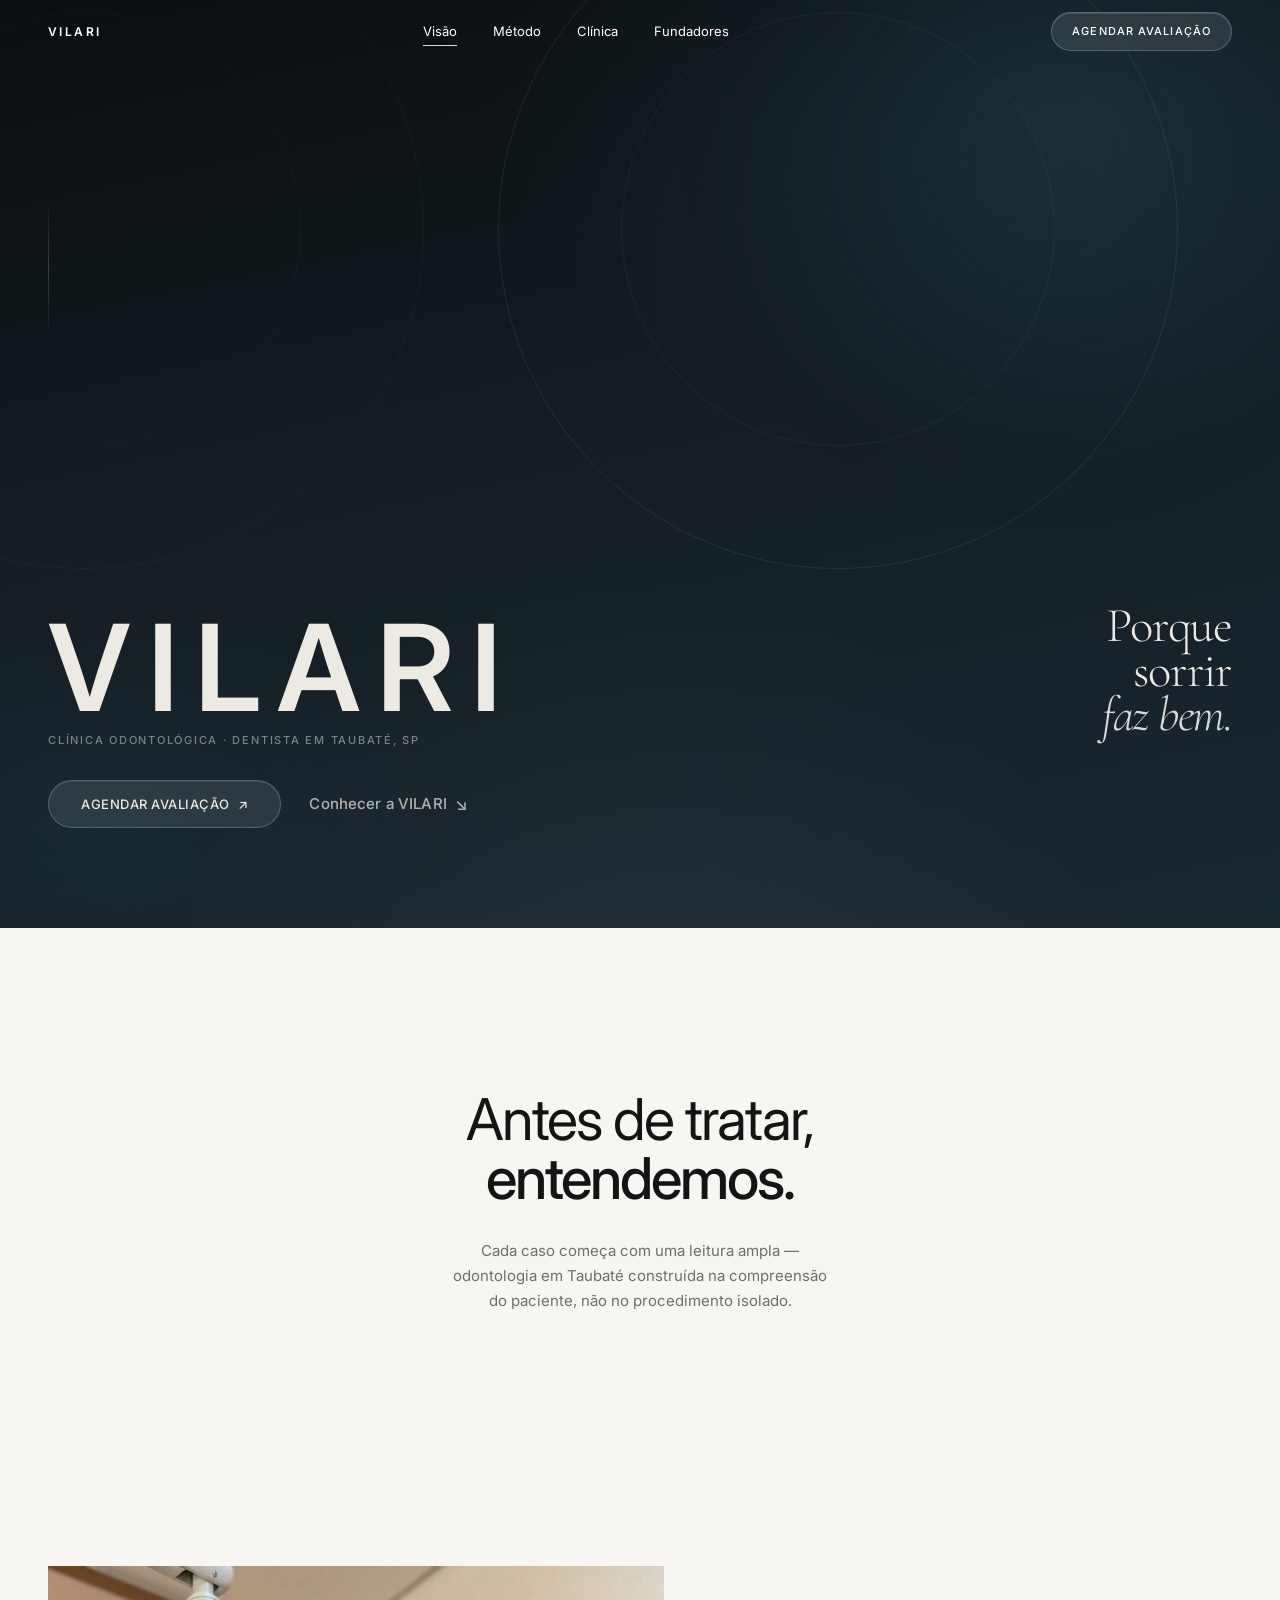
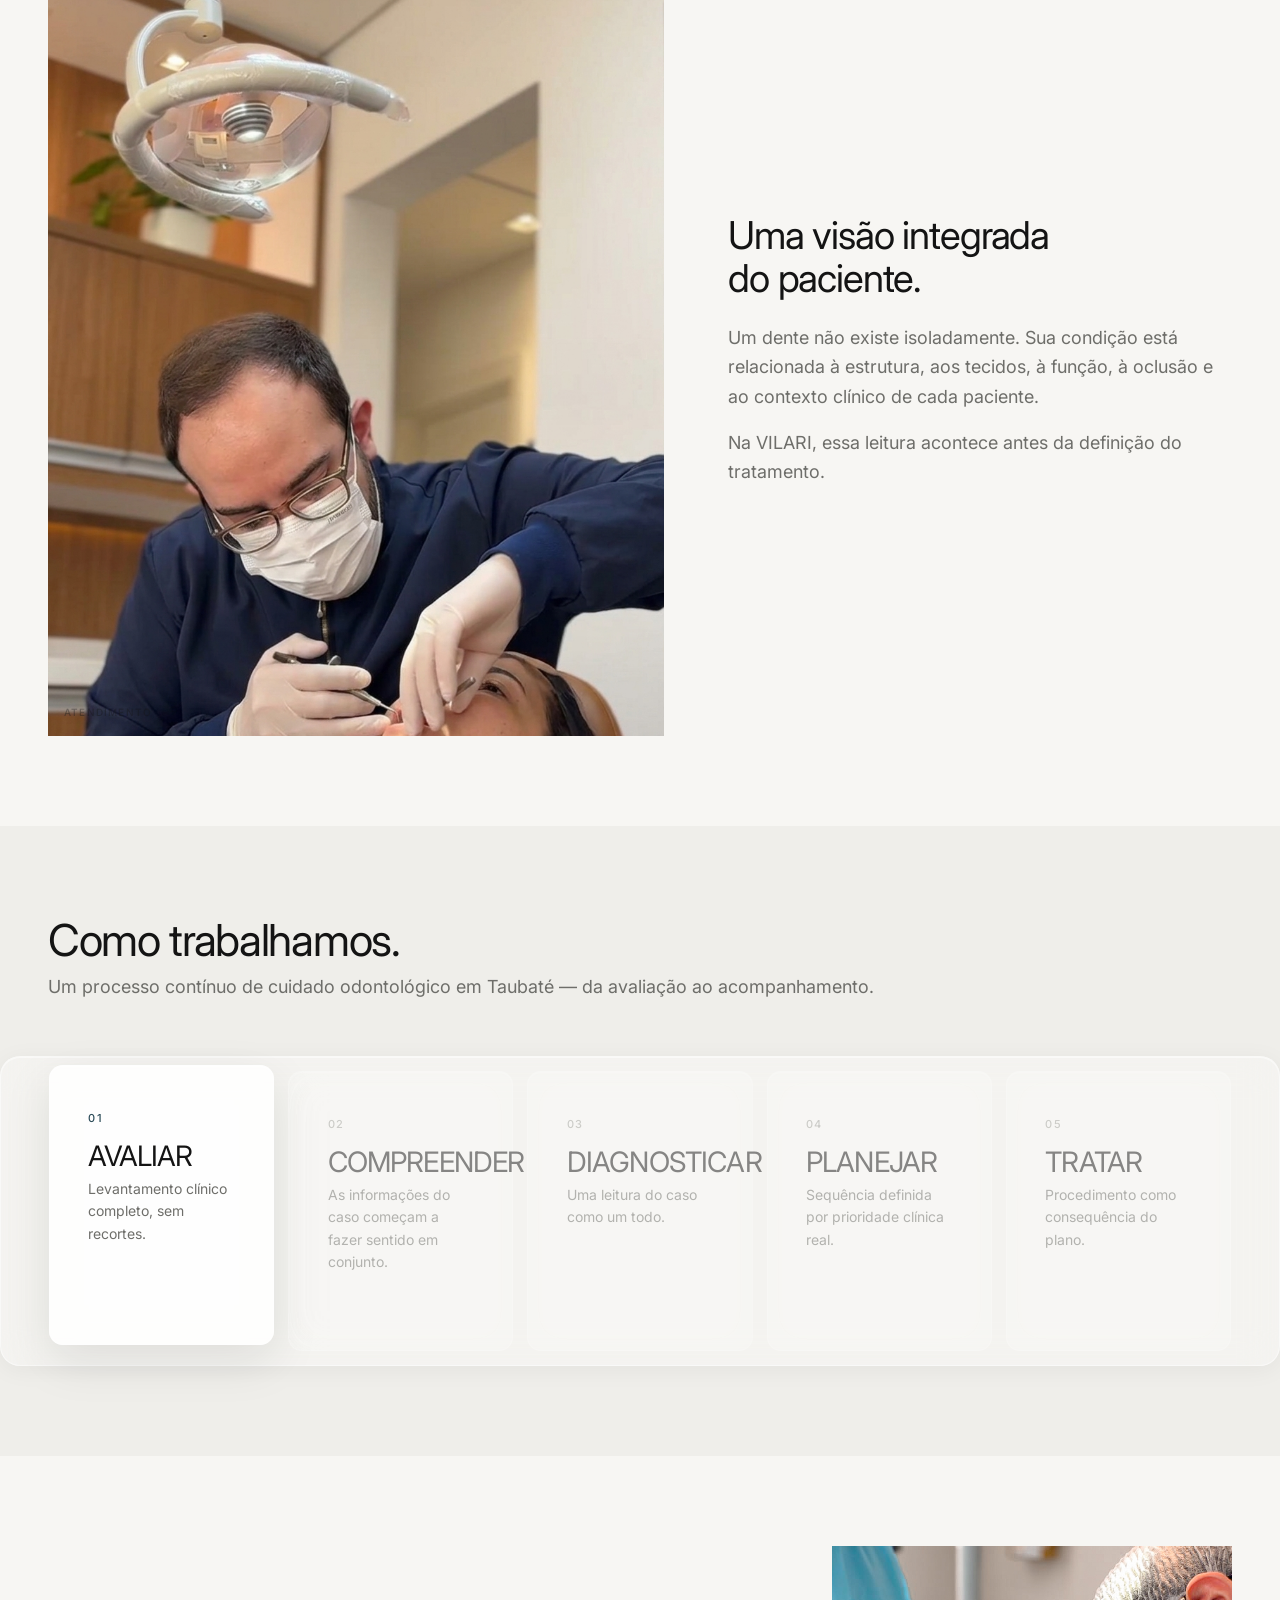
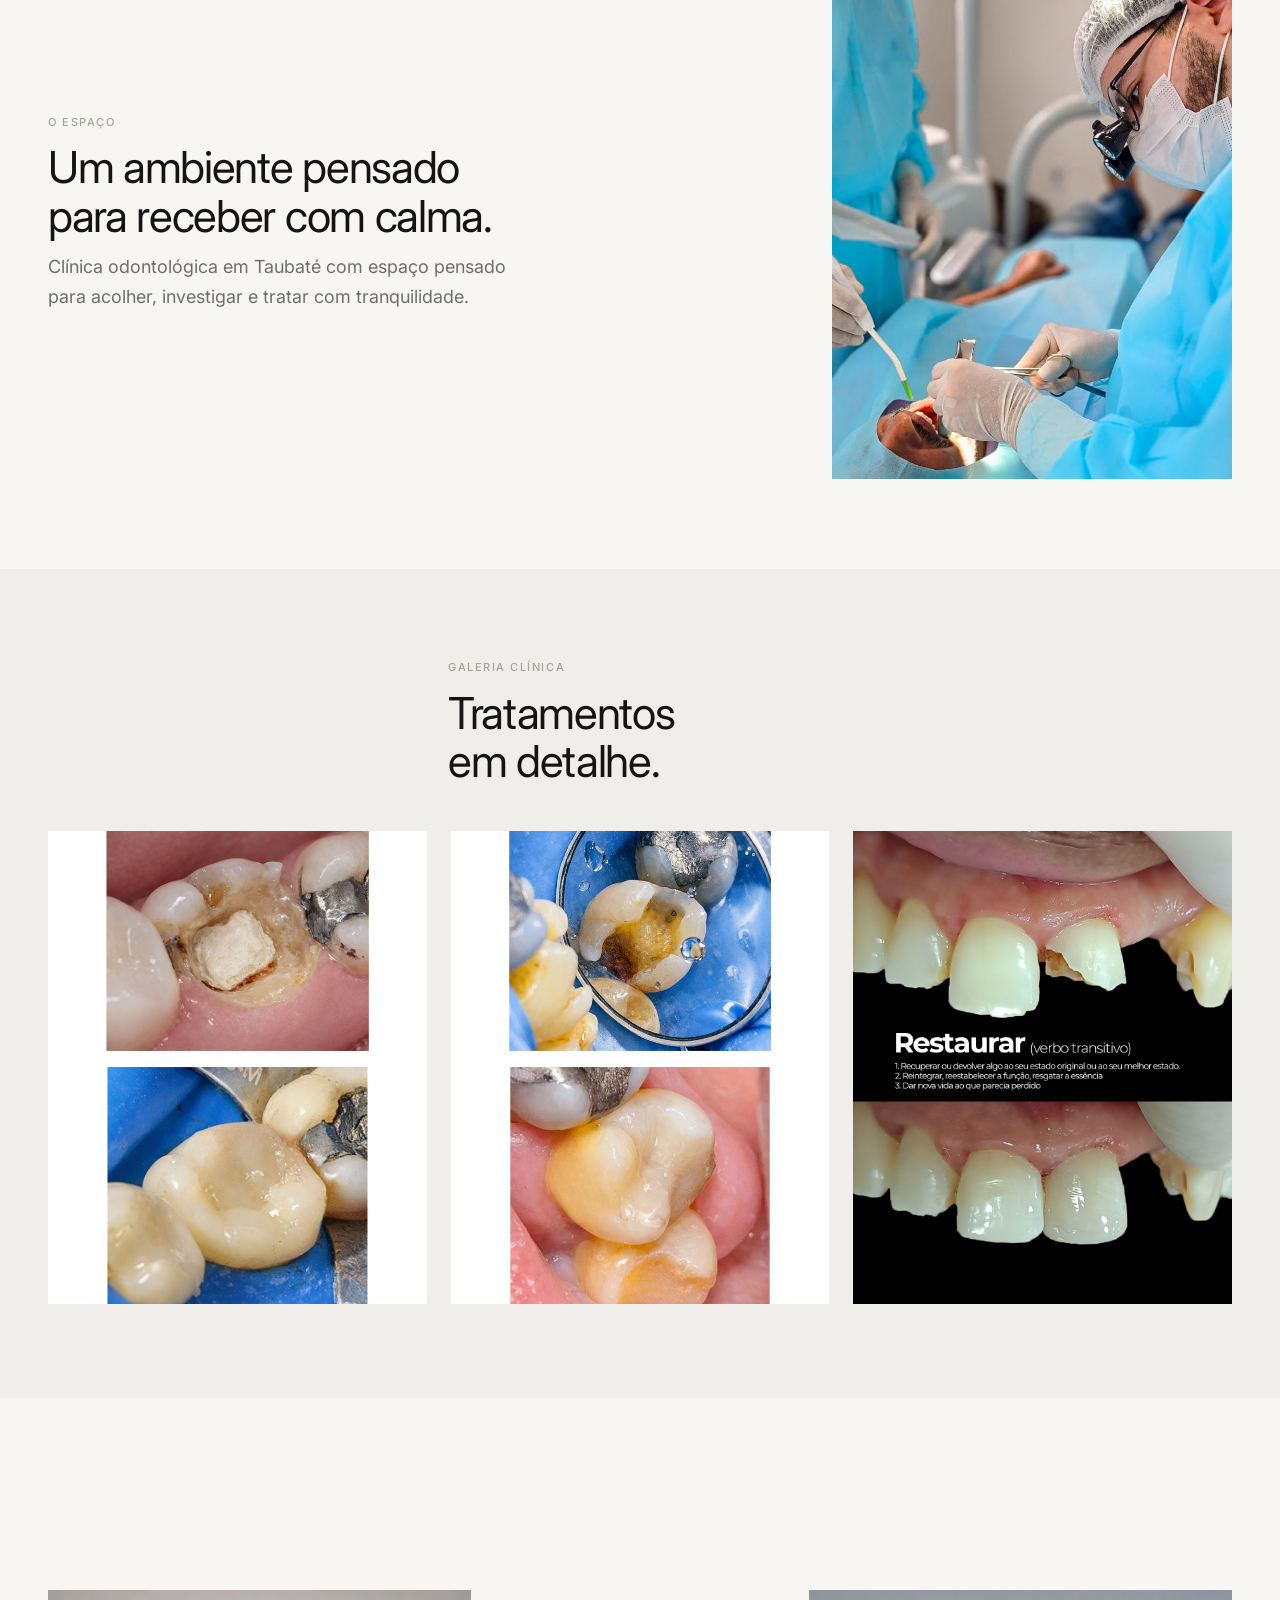
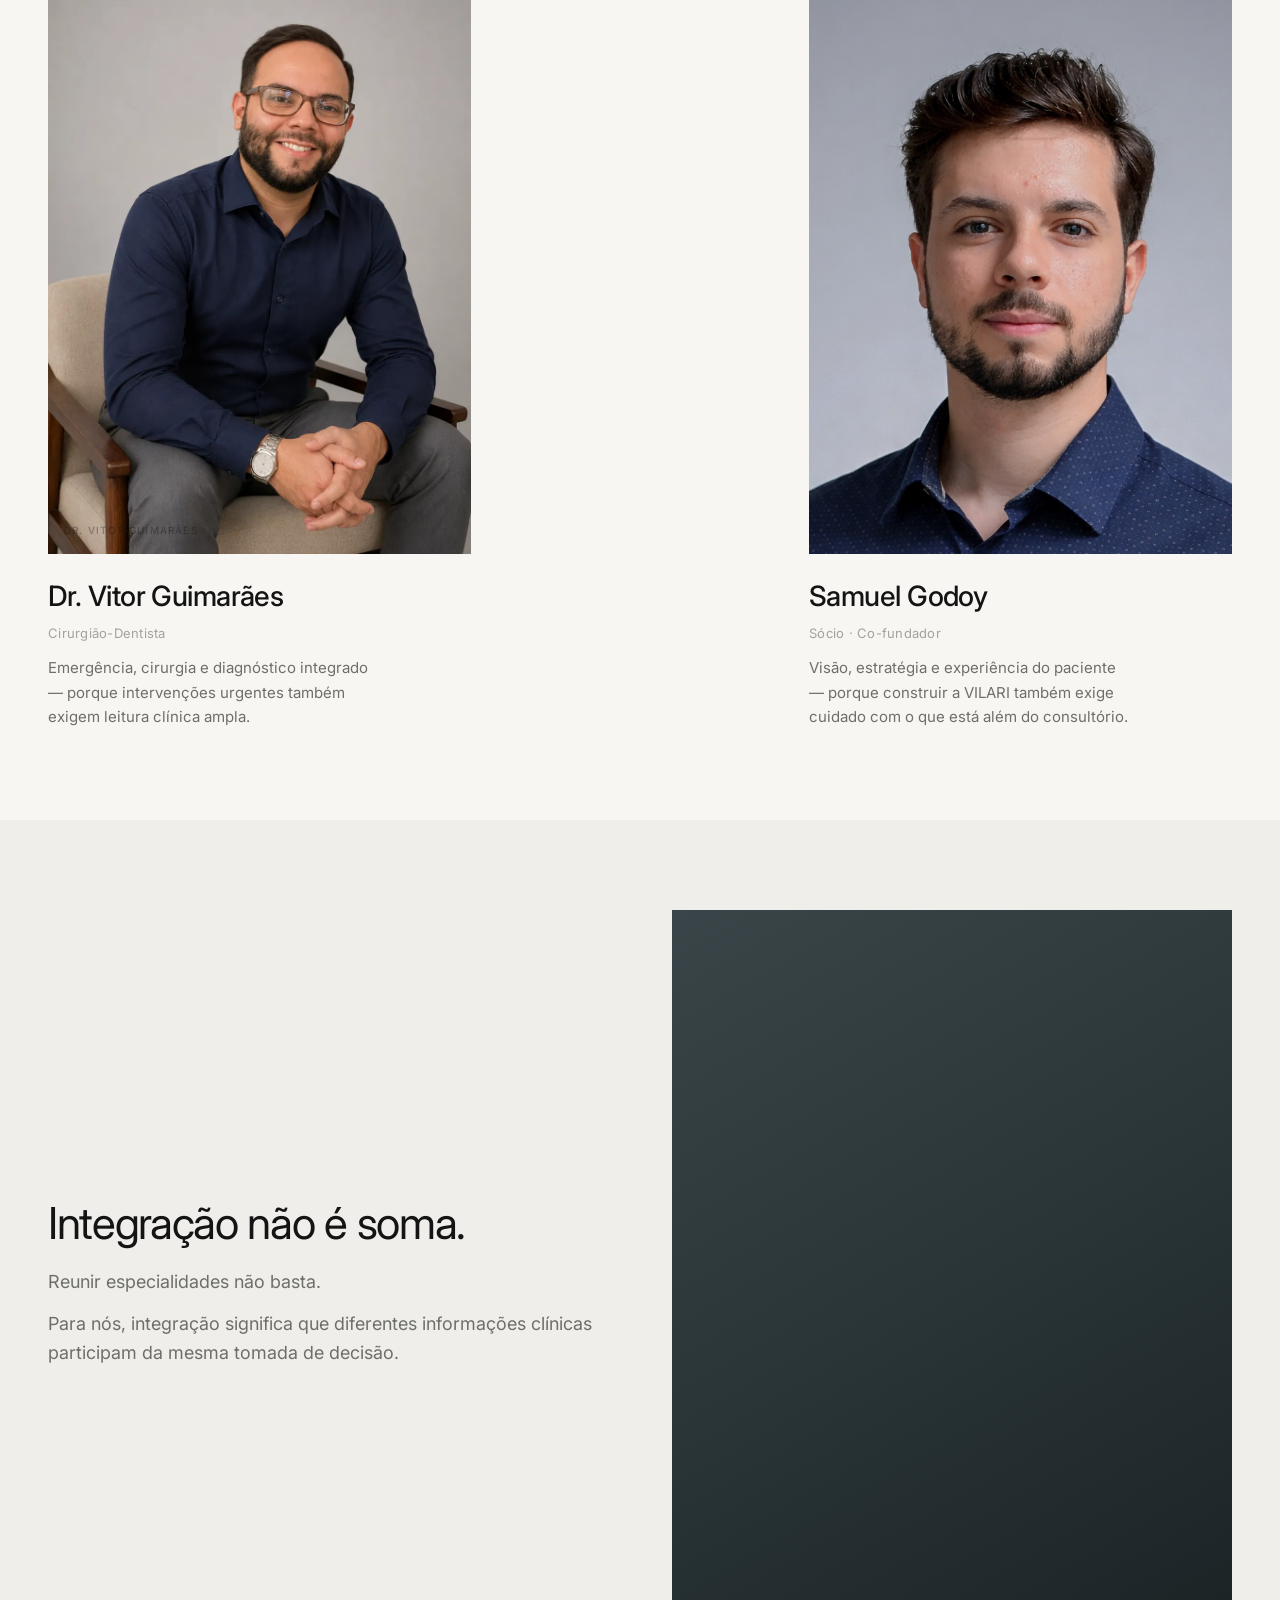
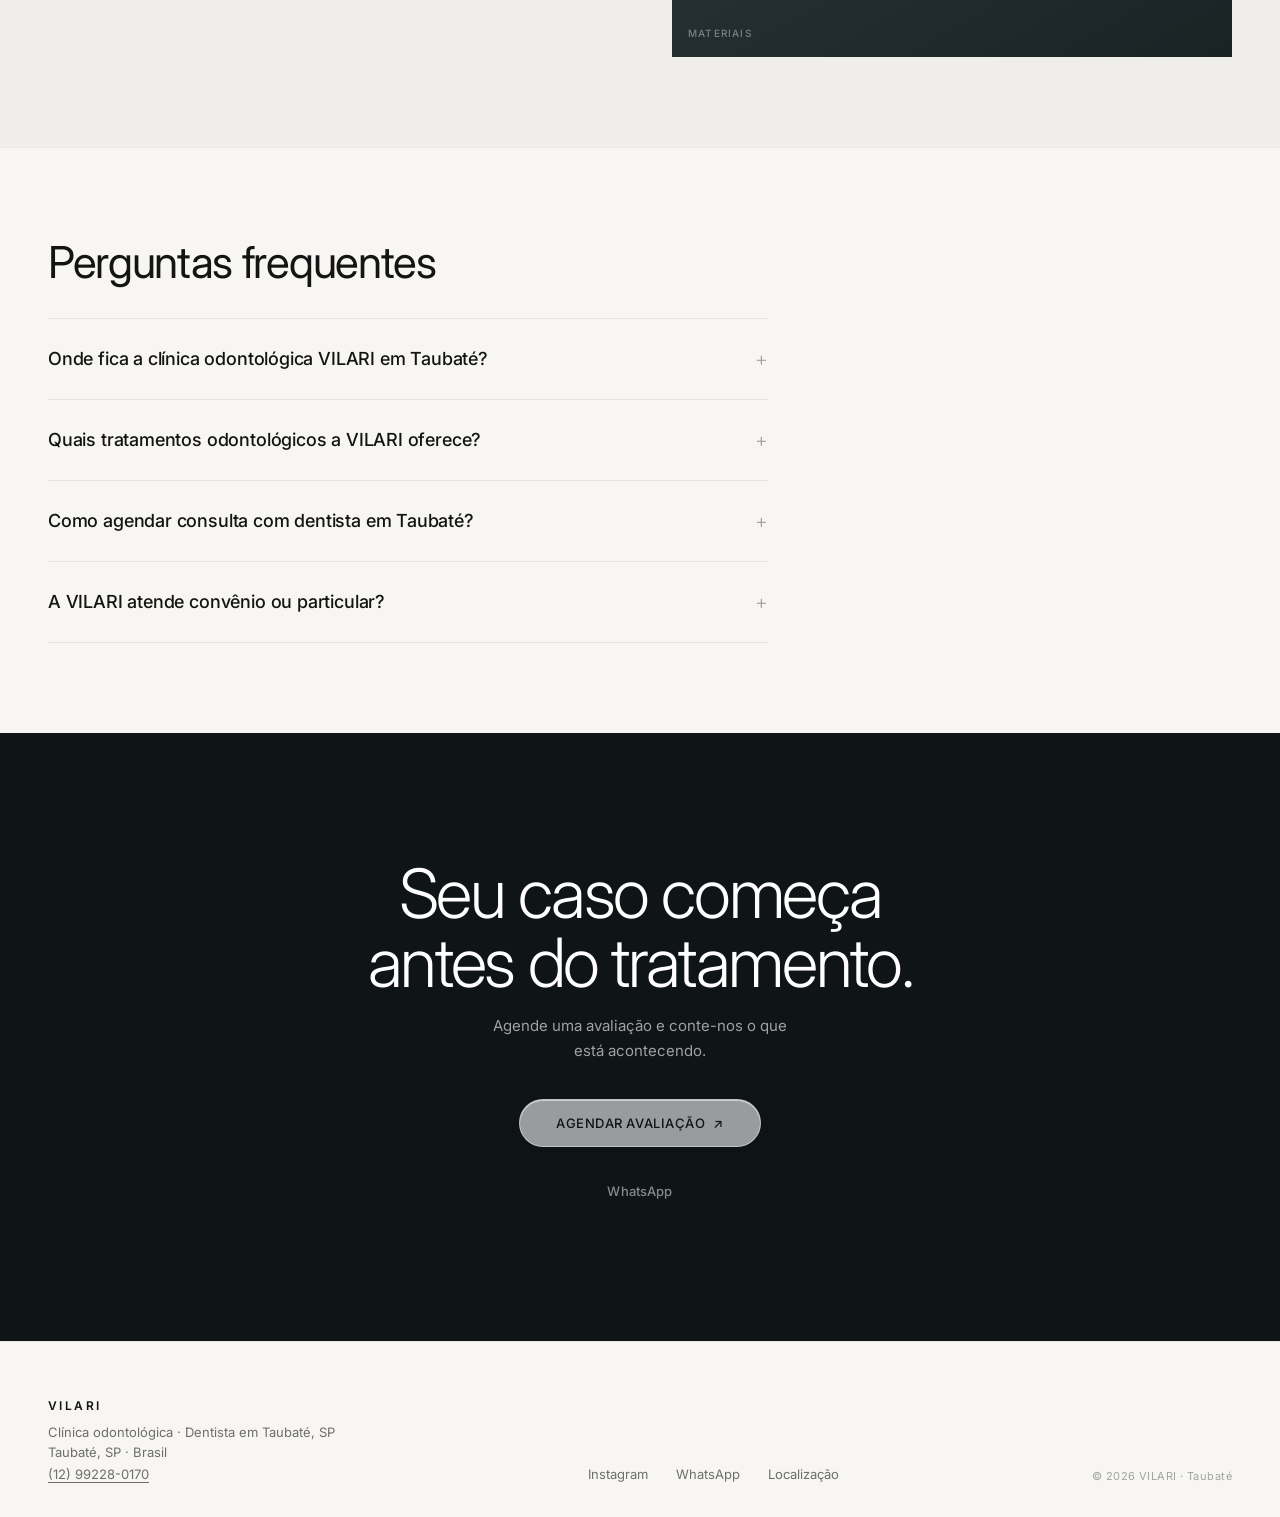
<file: vilari-landing-v2.html>
<!DOCTYPE html>
<html lang="pt-BR">
<head>
<meta charset="UTF-8">
<meta name="viewport" content="width=device-width, initial-scale=1.0, viewport-fit=cover">
<title>Dentista em Taubaté — VILARI | Clínica Odontológica</title>
<meta name="description" content="Clínica odontológica em Taubaté com avaliação integrada, restauração, cirurgia e estética. Porque sorrir faz bem. Agende sua consulta na VILARI.">
<meta name="robots" content="index, follow, max-image-preview:large, max-snippet:-1, max-video-preview:-1">
<meta name="googlebot" content="index, follow">
<meta name="google-site-verification" content="o-QdteLFO8SlQJguzMWL3Iy0cIHrMH2_AKSW12f5FJg">
<meta name="author" content="VILARI Clínica Odontológica">
<meta name="geo.region" content="BR-SP">
<meta name="geo.placename" content="Taubaté">
<meta name="geo.position" content="-23.0264;-45.5553">
<meta name="ICBM" content="-23.0264, -45.5553">
<link rel="canonical" href="https://vilari.vercel.app/">
<link rel="alternate" hreflang="pt-BR" href="https://vilari.vercel.app/">
<link rel="alternate" hreflang="x-default" href="https://vilari.vercel.app/">
<meta property="og:type" content="website">
<meta property="og:locale" content="pt_BR">
<meta property="og:site_name" content="VILARI Clínica Odontológica">
<meta property="og:title" content="Dentista em Taubaté — VILARI | Clínica Odontológica">
<meta property="og:description" content="Clínica odontológica em Taubaté. Avaliação integrada, restauração, cirurgia e estética. Agende sua consulta.">
<meta property="og:url" content="https://vilari.vercel.app/">
<meta property="og:image" content="https://vilari.vercel.app/fotos/hero-sorriso.jpg">
<meta property="og:image:alt" content="VILARI — clínica odontológica em Taubaté">
<meta name="twitter:card" content="summary_large_image">
<meta name="twitter:title" content="Dentista em Taubaté — VILARI | Clínica Odontológica">
<meta name="twitter:description" content="Clínica odontológica em Taubaté. Porque sorrir faz bem. Agende sua avaliação.">
<meta name="twitter:image" content="https://vilari.vercel.app/fotos/hero-sorriso.jpg">
<link rel="icon" href="/favicon.svg" type="image/svg+xml">
<link rel="manifest" href="/site.webmanifest">
<link rel="preconnect" href="https://fonts.googleapis.com">
<link rel="preconnect" href="https://fonts.gstatic.com" crossorigin>
<meta name="theme-color" content="#131C22">
<meta name="apple-mobile-web-app-capable" content="yes">
<meta name="apple-mobile-web-app-status-bar-style" content="default">
<meta name="apple-mobile-web-app-title" content="VILARI">
<meta name="format-detection" content="telephone=no">
<link href="https://fonts.googleapis.com/css2?family=Cormorant+Garamond:ital,wght@0,300;0,400;1,300&family=Inter:wght@300;400;500;600&display=swap" rel="stylesheet">
<script type="application/ld+json">
{
  "@context": "https://schema.org",
  "@graph": [
    {
      "@type": "WebSite",
      "@id": "https://vilari.vercel.app/#website",
      "url": "https://vilari.vercel.app/",
      "name": "VILARI Clínica Odontológica",
      "description": "Clínica odontológica em Taubaté — dentista com visão integrada do paciente.",
      "inLanguage": "pt-BR",
      "publisher": { "@id": "https://vilari.vercel.app/#clinic" }
    },
    {
      "@type": ["Dentist", "MedicalBusiness", "LocalBusiness"],
      "@id": "https://vilari.vercel.app/#clinic",
      "name": "VILARI Clínica Odontológica",
      "alternateName": "VILARI",
      "description": "Clínica odontológica em Taubaté especializada em avaliação integrada, restauração, cirurgia, estética e diagnóstico odontológico.",
      "url": "https://vilari.vercel.app/",
      "telephone": "+5512992280170",
      "email": "contato@vilari.com.br",
      "image": "https://vilari.vercel.app/fotos/hero-sorriso.jpg",
      "logo": "https://vilari.vercel.app/favicon.svg",
      "priceRange": "$$",
      "address": {
        "@type": "PostalAddress",
        "streetAddress": "Atualizar — Rua, número",
        "addressLocality": "Taubaté",
        "addressRegion": "SP",
        "postalCode": "12000-000",
        "addressCountry": "BR"
      },
      "geo": {
        "@type": "GeoCoordinates",
        "latitude": -23.0264,
        "longitude": -45.5553
      },
      "areaServed": [
        { "@type": "City", "name": "Taubaté" },
        { "@type": "AdministrativeArea", "name": "Vale do Paraíba" }
      ],
      "openingHoursSpecification": [
        { "@type": "OpeningHoursSpecification", "dayOfWeek": ["Monday","Tuesday","Wednesday","Thursday","Friday"], "opens": "08:00", "closes": "18:00" },
        { "@type": "OpeningHoursSpecification", "dayOfWeek": "Saturday", "opens": "08:00", "closes": "12:00" }
      ],
      "sameAs": [
        "https://instagram.com/vilari"
      ],
      "hasOfferCatalog": {
        "@type": "OfferCatalog",
        "name": "Tratamentos odontológicos",
        "itemListElement": [
          { "@type": "Offer", "itemOffered": { "@type": "Service", "name": "Avaliação odontológica" } },
          { "@type": "Offer", "itemOffered": { "@type": "Service", "name": "Restauração dental" } },
          { "@type": "Offer", "itemOffered": { "@type": "Service", "name": "Cirurgia odontológica" } },
          { "@type": "Offer", "itemOffered": { "@type": "Service", "name": "Estética dental" } },
          { "@type": "Offer", "itemOffered": { "@type": "Service", "name": "Tratamento de desgaste e oclusão" } }
        ]
      }
    },
    {
      "@type": "FAQPage",
      "@id": "https://vilari.vercel.app/#faq",
      "mainEntity": [
        {
          "@type": "Question",
          "name": "Onde fica a clínica odontológica VILARI em Taubaté?",
          "acceptedAnswer": {
            "@type": "Answer",
            "text": "A VILARI é uma clínica odontológica em Taubaté, SP. Consulte a localização no mapa ou entre em contato pelo WhatsApp para endereço e orientações de acesso."
          }
        },
        {
          "@type": "Question",
          "name": "Quais tratamentos a VILARI oferece?",
          "acceptedAnswer": {
            "@type": "Answer",
            "text": "Oferecemos avaliação odontológica integrada, restaurações, cirurgia, estética dental e investigação de casos complexos como desgaste, dor e função."
          }
        },
        {
          "@type": "Question",
          "name": "Como agendar consulta com dentista em Taubaté na VILARI?",
          "acceptedAnswer": {
            "@type": "Answer",
            "text": "Agende sua avaliação pelo WhatsApp ou pelo botão Agendar avaliação neste site. A equipe retorna com horários disponíveis."
          }
        }
      ]
    },
    {
      "@type": "Person",
      "@id": "https://vilari.vercel.app/#vitor",
      "name": "Dr. Vitor Guimarães",
      "jobTitle": "Cirurgião-Dentista",
      "worksFor": { "@id": "https://vilari.vercel.app/#clinic" },
      "knowsAbout": ["Cirurgia odontológica", "Emergência odontológica", "Diagnóstico integrado"]
    },
    {
      "@type": "Person",
      "@id": "https://vilari.vercel.app/#samuel",
      "name": "Samuel Godoy",
      "jobTitle": "Sócio e Co-fundador",
      "worksFor": { "@id": "https://vilari.vercel.app/#clinic" }
    }
  ]
}
</script>
<style>
  /* Mobile-first tokens — scaled up on larger screens */
  :root {
    --white: #F7F6F3;
    --surface: #EFEEEA;
    --dark: #0F1416;
    --text: #141414;
    --text-muted: #6E6E6A;
    --text-light: #A3A39E;
    --petrol: #2A4A57;
    --ease: cubic-bezier(0.22, 1, 0.36, 1);
    --pad: clamp(28px, 6.5vw, 48px);
    --inset-l: max(var(--pad), env(safe-area-inset-left, 0px));
    --inset-r: max(var(--pad), env(safe-area-inset-right, 0px));
    --nav-h: 56px;
    --max: 1320px;
    --touch: 48px;
    --section-y: 72px;
    --mobile-bar: 68px;
    --glass-blur: 18px;
    --glass-saturate: 1.25;
    --glass-light: rgba(255, 255, 255, 0.58);
    --glass-light-border: rgba(255, 255, 255, 0.42);
    --glass-surface: rgba(247, 246, 243, 0.72);
    --glass-surface-border: rgba(255, 255, 255, 0.5);
    --glass-dark: rgba(255, 255, 255, 0.1);
    --glass-dark-border: rgba(255, 255, 255, 0.2);
    --glass-shadow: 0 4px 24px rgba(15, 20, 22, 0.05);
    --glass-inset: inset 0 1px 0 rgba(255, 255, 255, 0.5);
    --spring: cubic-bezier(0.32, 0.72, 0, 1);
    --spring-soft: cubic-bezier(0.25, 0.46, 0.45, 0.94);
  }

  @media (min-width: 768px) {
    :root {
      --nav-h: 64px;
      --section-y: clamp(64px, 10vh, 120px);
      --mobile-bar: 0px;
    }
  }

  *, *::before, *::after { margin: 0; padding: 0; box-sizing: border-box; }
  html {
    scroll-behavior: smooth;
    -webkit-text-size-adjust: 100%;
    scroll-padding-top: calc(var(--nav-h) + env(safe-area-inset-top, 0px) + 12px);
  }

  body {
    font-family: 'Inter', -apple-system, BlinkMacSystemFont, sans-serif;
    font-size: 16px;
    line-height: 1.6;
    color: var(--text);
    background: var(--white);
    -webkit-font-smoothing: antialiased;
    -moz-osx-font-smoothing: grayscale;
    text-rendering: optimizeLegibility;
    overflow-x: hidden;
    padding-bottom: calc(var(--mobile-bar) + env(safe-area-inset-bottom, 0px));
  }

  img { display: block; max-width: 100%; height: auto; }
  a { color: inherit; text-decoration: none; }

  .wrap {
    width: 100%;
    max-width: var(--max);
    margin-inline: auto;
    padding-left: var(--inset-l);
    padding-right: var(--inset-r);
  }

  .display,
  .heading {
    text-wrap: balance;
    overflow-wrap: break-word;
  }

  ::selection { background: var(--petrol); color: var(--white); }
  :focus-visible { outline: 2px solid var(--petrol); outline-offset: 3px; }

  .skip-link {
    position: absolute;
    top: -100%;
    left: var(--inset-l);
    z-index: 500;
    padding: 12px 20px;
    background: var(--text);
    color: var(--white);
    font-size: 0.8125rem;
    font-weight: 500;
    border-radius: 0 0 8px 8px;
    transition: top 0.2s var(--ease);
  }
  .skip-link:focus {
    top: 0;
  }

  /* ── LIQUID GLASS (leve) ── */
  .glass {
    background: var(--glass-light);
    backdrop-filter: blur(var(--glass-blur)) saturate(var(--glass-saturate));
    -webkit-backdrop-filter: blur(var(--glass-blur)) saturate(var(--glass-saturate));
    border: 1px solid var(--glass-light-border);
    box-shadow: var(--glass-shadow), var(--glass-inset);
  }
  .glass-surface {
    background: var(--glass-surface);
    backdrop-filter: blur(var(--glass-blur)) saturate(var(--glass-saturate));
    -webkit-backdrop-filter: blur(var(--glass-blur)) saturate(var(--glass-saturate));
    border: 1px solid var(--glass-surface-border);
    box-shadow: var(--glass-shadow), var(--glass-inset);
  }
  .glass-dark {
    background: var(--glass-dark);
    backdrop-filter: blur(14px) saturate(1.15);
    -webkit-backdrop-filter: blur(14px) saturate(1.15);
    border: 1px solid var(--glass-dark-border);
    box-shadow: inset 0 1px 0 rgba(255, 255, 255, 0.14);
  }
  @supports not ((backdrop-filter: blur(1px)) or (-webkit-backdrop-filter: blur(1px))) {
    .glass { background: rgba(255, 255, 255, 0.94); }
    .glass-surface { background: rgba(247, 246, 243, 0.96); }
    .glass-dark { background: rgba(255, 255, 255, 0.16); }
  }

  /* ── TYPE ── */
  .eyebrow {
    font-size: 0.6875rem;
    font-weight: 500;
    letter-spacing: 0.14em;
    text-transform: uppercase;
    color: var(--text-light);
  }

  .display {
    font-size: clamp(2.125rem, 9.5vw, 4.25rem);
    font-weight: 300;
    letter-spacing: -0.035em;
    line-height: 1.02;
    color: var(--text);
  }

  .display strong { font-weight: 500; }

  .heading {
    font-size: clamp(1.625rem, 6.5vw, 2.75rem);
    font-weight: 400;
    letter-spacing: -0.03em;
    line-height: 1.1;
  }

  .body-lg {
    font-size: clamp(1rem, 1.5vw, 1.125rem);
    line-height: 1.65;
    color: var(--text-muted);
    font-weight: 400;
  }

  /* ── LINKS ── */
  .link {
    display: inline-flex;
    align-items: center;
    gap: 8px;
    font-size: 0.9375rem;
    font-weight: 500;
    letter-spacing: 0.01em;
    min-height: var(--touch);
    transition: gap 0.3s var(--ease), opacity 0.3s;
    -webkit-tap-highlight-color: transparent;
    touch-action: manipulation;
  }
  .link .icon { font-size: 1.1em; line-height: 1; }

  .link-light { color: rgba(255,255,255,0.85); }

  .btn {
    display: inline-flex;
    align-items: center;
    justify-content: center;
    gap: 8px;
    min-height: var(--touch);
    padding: 0 28px;
    font-size: 0.8125rem;
    font-weight: 500;
    letter-spacing: 0.04em;
    text-transform: uppercase;
    background: var(--text);
    color: var(--white);
    border: none;
    cursor: pointer;
    transition: background 0.3s var(--ease), transform 0.3s var(--ease);
    -webkit-tap-highlight-color: transparent;
    touch-action: manipulation;
  }
  .btn:active { transform: scale(0.97); transition-duration: 0.15s; }
  @media (hover: hover) {
    .btn:hover { background: var(--petrol); }
    .btn:active { transform: none; transition-duration: 0.3s; }
  }
  .btn-outline {
    background: transparent;
    color: var(--text);
    border: 1px solid rgba(20,20,20,0.2);
  }
  @media (hover: hover) {
    .btn-outline:hover { background: var(--text); color: var(--white); border-color: var(--text); }
    .link:hover { gap: 12px; }
    .link-light:hover { color: #fff; }
    .media:hover img,
    .media:hover video { transform: scale(1.03); }
    .btn-light:hover { background: #fff; }
    header.on-hero .nav-cta:hover {
      background: rgba(255, 255, 255, 0.18);
      border-color: rgba(255, 255, 255, 0.35);
    }
    header.scrolled .nav-cta:hover { background: var(--petrol); }
  }
  .btn-light {
    background: var(--white);
    color: var(--dark);
  }

  /* ── MEDIA ── */
  .media {
    position: relative;
    overflow: hidden;
    background: var(--surface);
  }
  .media img,
  .media video {
    width: 100%;
    height: 100%;
    object-fit: cover;
    transition: transform 1.2s var(--ease);
  }
  .media-video {
    pointer-events: none;
    user-select: none;
  }
  .media-fill {
    position: absolute;
    inset: 0;
    background:
      linear-gradient(145deg, #E4E3DF 0%, #D8D7D2 40%, #CBCAC4 100%);
  }
  .media-fill.tone-warm {
    background: linear-gradient(160deg, #E8E6E1 0%, #D5D3CC 50%, #C4C2BA 100%);
  }
  .media-fill.tone-cool {
    background: linear-gradient(155deg, #E2E4E6 0%, #CDD2D5 50%, #B8BFC3 100%);
  }
  .media-fill.tone-deep {
    background: linear-gradient(150deg, #3A4549 0%, #2A3538 50%, #1A2224 100%);
  }
  .media-tag {
    position: absolute;
    bottom: 16px;
    left: 16px;
    font-size: 0.625rem;
    font-weight: 500;
    letter-spacing: 0.12em;
    text-transform: uppercase;
    color: rgba(20,20,20,0.35);
    z-index: 2;
    pointer-events: none;
  }
  .media-fill.tone-deep + .media-tag,
  .media:has(.tone-deep) .media-tag { color: rgba(255,255,255,0.4); }
  .media img.loaded ~ .media-fill,
  .media video.loaded ~ .media-fill { display: none; }
  .media img:not([src]), .media img[src=""] { display: none; }

  /* ── NAV ── */
  header {
    position: fixed;
    top: 0; left: 0; right: 0;
    z-index: 300;
    height: var(--nav-h);
    padding-top: env(safe-area-inset-top, 0);
    transition: background 0.45s var(--spring-soft), border-color 0.45s var(--spring-soft), box-shadow 0.45s var(--spring-soft);
  }
  header.on-hero { background: transparent; border-bottom: 1px solid transparent; }
  header.on-hero .wordmark,
  header.on-hero .nav-link { color: #fff; }
  header.on-hero .nav-cta {
    background: var(--glass-dark);
    color: #fff;
    border: 1px solid var(--glass-dark-border);
    backdrop-filter: blur(14px) saturate(1.15);
    -webkit-backdrop-filter: blur(14px) saturate(1.15);
    box-shadow: inset 0 1px 0 rgba(255, 255, 255, 0.14);
  }
  header.on-hero .burger span { background: #fff; }
  header.scrolled {
    background: var(--glass-surface);
    backdrop-filter: blur(var(--glass-blur)) saturate(var(--glass-saturate));
    -webkit-backdrop-filter: blur(var(--glass-blur)) saturate(var(--glass-saturate));
    border-bottom: 1px solid rgba(255, 255, 255, 0.35);
    box-shadow: 0 1px 0 rgba(255, 255, 255, 0.4) inset, 0 4px 20px rgba(15, 20, 22, 0.04);
  }
  header.scrolled .wordmark,
  header.scrolled .nav-link { color: var(--text); }
  header.scrolled .nav-cta {
    background: var(--text);
    color: var(--white);
    border-color: var(--text);
  }
  header.scrolled .burger span { background: var(--text); }

  nav.wrap {
    display: flex;
    align-items: center;
    justify-content: space-between;
    height: 100%;
    gap: 12px;
  }

  .wordmark {
    flex-shrink: 0;
    font-size: 0.75rem;
    font-weight: 600;
    letter-spacing: 0.2em;
    text-transform: uppercase;
    transition: color 0.4s, opacity 0.3s var(--ease);
  }
  @media (hover: hover) {
    .wordmark:hover { opacity: 0.72; }
    header.on-hero .wordmark:hover { opacity: 0.88; }
  }

  .nav-links { display: none; }

  .nav-cta {
    display: none;
    font-size: 0.6875rem;
    font-weight: 500;
    letter-spacing: 0.1em;
    text-transform: uppercase;
    padding: 10px 20px;
    border-radius: 100px;
    transition: background 0.35s var(--spring-soft), color 0.35s, border-color 0.35s, transform 0.2s var(--spring), box-shadow 0.35s;
  }

  /* Compact CTA visible on mobile after scroll */
  .nav-cta-mobile-header {
    display: none;
    align-items: center;
    justify-content: center;
    min-height: 36px;
    padding: 0 14px;
    font-size: 0.625rem;
    font-weight: 600;
    letter-spacing: 0.08em;
    text-transform: uppercase;
    background: var(--text);
    color: var(--white);
    border-radius: 100px;
    margin-left: auto;
    margin-right: 8px;
    opacity: 0;
    transform: scale(0.92);
    pointer-events: none;
    transition: opacity 0.35s var(--ease), transform 0.35s var(--ease), background 0.3s;
    -webkit-tap-highlight-color: transparent;
  }
  header.scrolled .nav-cta-mobile-header {
    display: inline-flex;
    opacity: 1;
    transform: scale(1);
    pointer-events: auto;
    background: rgba(20, 20, 20, 0.72);
    backdrop-filter: blur(14px) saturate(1.1);
    -webkit-backdrop-filter: blur(14px) saturate(1.1);
    border: 1px solid rgba(255, 255, 255, 0.1);
    box-shadow: inset 0 1px 0 rgba(255, 255, 255, 0.08), 0 2px 12px rgba(15, 20, 22, 0.12);
  }
  header.on-hero .nav-cta-mobile-header {
    background: var(--glass-dark);
    color: #fff;
    border: 1px solid var(--glass-dark-border);
    backdrop-filter: blur(14px) saturate(1.15);
    -webkit-backdrop-filter: blur(14px) saturate(1.15);
    box-shadow: inset 0 1px 0 rgba(255, 255, 255, 0.14);
    opacity: 0;
    pointer-events: none;
  }

  .burger {
    display: flex;
    align-items: center;
    justify-content: center;
    width: var(--touch);
    height: var(--touch);
    margin-right: 0;
    flex-shrink: 0;
    background: none;
    border: none;
    cursor: pointer;
    position: relative;
    border-radius: 50%;
    transition: background 0.25s var(--ease), transform 0.2s var(--spring);
    -webkit-tap-highlight-color: transparent;
  }
  .burger:active { transform: scale(0.92); }
  header.on-hero .burger:active { background: rgba(255, 255, 255, 0.1); }
  header.scrolled .burger:active { background: rgba(20, 20, 20, 0.06); }
  .burger span {
    position: absolute;
    width: 22px;
    height: 1px;
    background: var(--text);
    transition: transform 0.3s var(--ease), opacity 0.3s, background 0.4s;
  }
  .burger span:nth-child(1) { transform: translateY(-5px); }
  .burger span:nth-child(3) { transform: translateY(5px); }
  .burger.open span:nth-child(1) { transform: rotate(45deg); }
  .burger.open span:nth-child(2) { opacity: 0; }
  .burger.open span:nth-child(3) { transform: rotate(-45deg); }

  .mobile-nav {
    position: fixed;
    inset: 0;
    z-index: 400;
    display: flex;
    flex-direction: column;
    justify-content: flex-end;
    padding: 0;
    background: transparent;
    transform: translateY(100%);
    visibility: hidden;
    pointer-events: none;
    transition: transform 0.55s var(--spring), visibility 0s linear 0.55s;
  }
  .mobile-nav.open {
    transform: translateY(0);
    visibility: visible;
    pointer-events: auto;
    transition: transform 0.55s var(--spring), visibility 0s linear 0s;
  }
  .mobile-nav-backdrop {
    position: absolute;
    inset: 0;
    background: rgba(15, 20, 22, 0.45);
    backdrop-filter: blur(6px);
    -webkit-backdrop-filter: blur(6px);
    opacity: 0;
    transition: opacity 0.4s var(--ease);
    pointer-events: none;
  }
  .mobile-nav.open .mobile-nav-backdrop {
    opacity: 1;
    pointer-events: auto;
  }
  .mobile-nav-panel {
    position: relative;
    z-index: 1;
    width: 100%;
    max-height: min(85svh, 640px);
    overflow-y: auto;
    -webkit-overflow-scrolling: touch;
    overscroll-behavior: contain;
    background: var(--glass-surface);
    backdrop-filter: blur(24px) saturate(var(--glass-saturate));
    -webkit-backdrop-filter: blur(24px) saturate(var(--glass-saturate));
    border: 1px solid var(--glass-surface-border);
    border-bottom: none;
    border-radius: 20px 20px 0 0;
    padding: 8px var(--inset-l) max(24px, env(safe-area-inset-bottom)) var(--inset-r);
    box-shadow: var(--glass-shadow), var(--glass-inset), 0 -8px 40px rgba(15, 20, 22, 0.08);
  }
  .mobile-nav-handle {
    width: 36px;
    height: 4px;
    background: rgba(20,20,20,0.12);
    border-radius: 2px;
    margin: 0 auto 24px;
  }
  .mobile-nav a {
    font-size: clamp(1.375rem, 5.5vw, 1.75rem);
    font-weight: 400;
    letter-spacing: -0.02em;
    padding: 16px 0;
    border-bottom: 1px solid rgba(20,20,20,0.06);
    display: block;
    -webkit-tap-highlight-color: transparent;
    transition: opacity 0.2s, transform 0.35s var(--spring);
  }
  .mobile-nav.open .mobile-nav-panel > a {
    animation: navSlideIn 0.55s var(--spring) backwards;
  }
  .mobile-nav.open .mobile-nav-panel > a:nth-child(2) { animation-delay: 0.04s; }
  .mobile-nav.open .mobile-nav-panel > a:nth-child(3) { animation-delay: 0.07s; }
  .mobile-nav.open .mobile-nav-panel > a:nth-child(4) { animation-delay: 0.1s; }
  .mobile-nav.open .mobile-nav-panel > a:nth-child(5) { animation-delay: 0.13s; }
  .mobile-nav.open .mobile-nav-panel > a:nth-child(6) { animation-delay: 0.16s; }
  @keyframes navSlideIn {
    from { opacity: 0; transform: translateY(12px); }
    to { opacity: 1; transform: translateY(0); }
  }
  .mobile-nav a:active { opacity: 0.55; transform: scale(0.99); }
  .mobile-nav .nav-cta-mobile {
    display: inline-flex;
    margin-top: 24px;
    justify-content: center;
    width: 100%;
    border-bottom: none;
    font-size: 0.8125rem;
    font-weight: 500;
    letter-spacing: 0.04em;
    text-transform: uppercase;
    padding: 0;
    min-height: var(--touch);
  }

  body.menu-open {
    overflow: hidden;
    position: fixed;
    width: 100%;
    left: 0;
    right: 0;
  }
  body.menu-open header {
    z-index: 410;
  }
  body.menu-open .burger { z-index: 1; }
  body.menu-open .mobile-cta {
    transform: translateY(110%);
    pointer-events: none;
    opacity: 0;
  }
  body.menu-open .wa-fab {
    opacity: 0;
    pointer-events: none;
    transform: scale(0.85);
  }

  /* ── REVEAL ── */
  .reveal {
    opacity: 0;
    transform: translateY(24px);
    transition: opacity 0.9s var(--ease), transform 0.9s var(--ease);
  }
  .reveal.visible { opacity: 1; transform: translateY(0); }
  .hero-brand.reveal { transition-delay: 0s; }
  .hero-tagline.reveal { transition-delay: 0.1s; }
  .hero-actions.reveal { transition-delay: 0.2s; }
  .hero-scroll-hint.reveal { transition-delay: 0.3s; }
  .hero-scroll-hint.is-hidden {
    opacity: 0;
    transform: translateY(8px);
    pointer-events: none;
    transition: opacity 0.5s var(--ease), transform 0.5s var(--ease);
  }

  /* ── HERO (editorial) ── */
  .hero {
    --hero-dark: #0A0E10;
    --hero-mid: #131C22;
    --hero-accent: #2A4A57;
    --hero-text: #EDEAE4;
    position: relative;
    min-height: 100svh;
    background:
      radial-gradient(ellipse 90% 70% at 85% 12%, rgba(42, 74, 87, 0.32) 0%, transparent 52%),
      radial-gradient(ellipse 55% 45% at 8% 88%, rgba(42, 74, 87, 0.16) 0%, transparent 48%),
      radial-gradient(circle at 50% 115%, rgba(237, 234, 228, 0.05) 0%, transparent 40%),
      linear-gradient(168deg, var(--hero-dark) 0%, var(--hero-mid) 44%, #1A2830 100%);
    overflow: hidden;
  }
  .hero-shell {
    position: relative;
    min-height: 100svh;
    display: flex;
    flex-direction: column;
  }
  .hero-bg {
    position: absolute;
    inset: 0;
    overflow: hidden;
    pointer-events: none;
    z-index: 0;
  }
  .hero-glow {
    position: absolute;
    top: -18%;
    right: -8%;
    width: min(72vw, 660px);
    height: min(72vw, 660px);
    background: radial-gradient(circle, rgba(42, 74, 87, 0.24) 0%, transparent 68%);
    filter: blur(48px);
  }
  .hero-arc {
    position: absolute;
    top: -18%;
    right: -22%;
    width: min(92vw, 520px);
    height: min(92vw, 520px);
    border: 1px solid rgba(237, 234, 228, 0.08);
    border-radius: 50%;
    z-index: 1;
  }
  .hero-arc::before {
    content: '';
    position: absolute;
    inset: 18%;
    border: 1px solid rgba(237, 234, 228, 0.05);
    border-radius: 50%;
  }
  .hero-arc--secondary {
    top: auto;
    right: auto;
    bottom: -28%;
    left: -20%;
    width: min(78vw, 460px);
    height: min(78vw, 460px);
    opacity: 0.55;
    border-color: rgba(237, 234, 228, 0.06);
  }
  .hero-line-accent {
    position: absolute;
    top: clamp(18%, 22vh, 28%);
    left: var(--inset-l);
    width: 1px;
    height: clamp(72px, 16vh, 140px);
    background: linear-gradient(to bottom, transparent, rgba(237, 234, 228, 0.2), transparent);
  }
  .hero-grid {
    flex: 1;
    position: relative;
    min-height: 100svh;
    z-index: 2;
  }
  .hero-copy {
    position: relative;
    z-index: 3;
    min-height: 100svh;
    display: grid;
    grid-template-columns: 1fr;
    grid-template-rows: 1fr auto auto;
    align-content: end;
    padding-bottom: max(28px, env(safe-area-inset-bottom, 0px));
  }
  .hero-copy-inner {
    width: 100%;
    min-height: 100svh;
    display: grid;
    grid-template-columns: 1fr;
    grid-template-rows: 1fr auto;
    align-content: end;
    gap: 0;
    padding-top: calc(var(--nav-h) + env(safe-area-inset-top, 0px));
  }
  .hero-left {
    grid-row: 2;
    display: flex;
    flex-direction: column;
    gap: 20px;
  }
  .hero-brand {
    display: flex;
    flex-direction: column;
    align-items: flex-start;
    gap: 10px;
    margin-bottom: 0;
  }
  .hero-title {
    margin: 0;
    font: inherit;
  }
  .hero-wordmark {
    display: block;
    font-family: 'Inter', -apple-system, BlinkMacSystemFont, sans-serif;
    font-size: clamp(3.75rem, 18vw, 5.5rem);
    font-weight: 600;
    letter-spacing: clamp(0.04em, 0.12em, 0.18em);
    text-transform: uppercase;
    line-height: 0.88;
    color: var(--hero-text);
  }
  .hero-tagline {
    font-family: 'Cormorant Garamond', Georgia, 'Times New Roman', serif;
    font-weight: 300;
    font-size: clamp(2rem, 8.5vw, 3.25rem);
    line-height: 0.92;
    letter-spacing: -0.025em;
    color: var(--hero-text);
    grid-row: 1;
    align-self: end;
    justify-self: end;
    text-align: right;
    width: fit-content;
    max-width: min(88vw, 340px);
    margin: 0 0 clamp(28px, 6vh, 56px);
  }
  .hero-line { display: block; }
  .hero-line--last {
    font-style: italic;
    font-weight: 300;
    opacity: 0.92;
  }
  .hero-descriptor {
    font-size: 0.625rem;
    font-weight: 500;
    letter-spacing: 0.16em;
    text-transform: uppercase;
    color: rgba(237, 234, 228, 0.48);
    line-height: 1.65;
    padding-bottom: 0.35em;
  }
  .hero-actions {
    display: flex;
    flex-direction: column;
    gap: 12px;
    align-items: stretch;
  }
  .hero-actions .btn-hero {
    width: 100%;
    background: rgba(237, 234, 228, 0.1);
    backdrop-filter: blur(16px) saturate(var(--glass-saturate));
    -webkit-backdrop-filter: blur(16px) saturate(var(--glass-saturate));
    color: var(--hero-text);
    font-size: 0.8125rem;
    border: 1px solid rgba(237, 234, 228, 0.22);
    box-shadow: inset 0 1px 0 rgba(255, 255, 255, 0.08);
  }
  .hero-actions .link {
    justify-content: center;
    color: rgba(237, 234, 228, 0.72);
  }
  .hero-scroll-hint {
    position: absolute;
    bottom: max(20px, env(safe-area-inset-bottom, 0px));
    left: 50%;
    transform: translateX(-50%);
    z-index: 4;
    display: flex;
    align-items: center;
    justify-content: center;
    gap: 8px;
    font-size: 0.6875rem;
    font-weight: 500;
    letter-spacing: 0.12em;
    text-transform: uppercase;
    color: rgba(237, 234, 228, 0.32);
  }
  .hero-scroll-hint span {
    display: block;
    width: 1px;
    height: 24px;
    background: rgba(237, 234, 228, 0.22);
    animation: scrollPulse 2s var(--ease) infinite;
  }
  @keyframes scrollPulse {
    0%, 100% { transform: scaleY(0.6); opacity: 0.4; }
    50% { transform: scaleY(1); opacity: 1; }
  }

  /* ── STATEMENT ── */
  .statement {
    padding: var(--section-y) 0;
    text-align: left;
  }
  .statement .display {
    max-width: 13ch;
    margin: 0 0 24px;
    font-weight: 400;
  }
  .statement .body-lg {
    max-width: 38ch;
    margin: 0;
    font-size: 1rem;
  }

  /* ── SPLIT ── */
  .split {
    padding: var(--section-y) 0;
  }
  .split-inner {
    display: grid;
    gap: 32px;
    align-items: start;
  }
  .split-media .media {
    aspect-ratio: 4/5;
    border-radius: 12px;
    overflow: hidden;
    border: 1px solid rgba(255, 255, 255, 0.35);
    box-shadow: var(--glass-shadow), var(--glass-inset);
  }
  .split-copy .heading { margin-bottom: 24px; }
  .split-copy .body-lg + .body-lg { margin-top: 16px; }

  @keyframes nudgeRight {
    0%, 100% { transform: translateX(0); opacity: 0.5; }
    50% { transform: translateX(4px); opacity: 1; }
  }

  /* ── METHOD (mobile: swipeable cards) ── */
  .method {
    padding: var(--section-y) 0;
    background: var(--surface);
    overflow: hidden;
  }
  .method-header {
    margin-bottom: 32px;
  }
  .method-header .heading { margin-bottom: 8px; }
  .method-progress {
    display: flex;
    gap: 4px;
    margin-bottom: 20px;
    padding-inline: var(--inset-l) var(--inset-r);
    max-width: var(--max);
    margin-inline: auto;
  }
  .method-progress-bar {
    flex: 1;
    height: 2px;
    background: rgba(20,20,20,0.1);
    border-radius: 1px;
    overflow: hidden;
  }
  .method-progress-bar span {
    display: block;
    height: 100%;
    width: 0%;
    background: var(--petrol);
    transition: width 0.55s var(--spring);
  }
  .method-progress-bar.active span { width: 100%; }
  .method-track {
    display: flex;
    overflow-x: auto;
    scroll-snap-type: x mandatory;
    scroll-snap-stop: normal;
    -webkit-overflow-scrolling: touch;
    overscroll-behavior-x: contain;
    overscroll-behavior-y: auto;
    touch-action: manipulation;
    scrollbar-width: none;
    gap: 12px;
    padding-inline: var(--inset-l) var(--inset-r);
    padding-bottom: 4px;
    scroll-padding-inline-start: var(--inset-l);
    scroll-padding-inline-end: var(--inset-r);
  }
  .method-track::-webkit-scrollbar { display: none; }
  .method-step {
    flex: 0 0 min(82vw, 300px);
    scroll-snap-align: start;
    display: flex;
    flex-direction: column;
    gap: 16px;
    padding: clamp(24px, 5vw, 28px);
    background: var(--glass-light);
    backdrop-filter: blur(var(--glass-blur)) saturate(var(--glass-saturate));
    -webkit-backdrop-filter: blur(var(--glass-blur)) saturate(var(--glass-saturate));
    border-radius: 16px;
    opacity: 0.5;
    transform: scale(0.97);
    transform-origin: center center;
    transition: opacity 0.45s var(--spring), transform 0.45s var(--spring), box-shadow 0.45s var(--ease);
    border: 1px solid var(--glass-light-border);
    box-shadow: var(--glass-shadow), var(--glass-inset);
  }
  .method-step.active {
    opacity: 1;
    transform: scale(1);
    box-shadow: var(--glass-shadow), var(--glass-inset), 0 8px 32px rgba(15, 20, 22, 0.07);
  }
  .method-num {
    font-size: 0.75rem;
    font-weight: 500;
    letter-spacing: 0.08em;
    color: var(--text-light);
    padding-top: 6px;
    transition: color 0.4s;
  }
  .method-step.active .method-num { color: var(--petrol); }
  .method-word {
    font-size: clamp(1.5rem, 6vw, 2.75rem);
    font-weight: 400;
    letter-spacing: -0.03em;
    line-height: 1;
    margin-bottom: 8px;
    text-transform: uppercase;
  }
  .method-desc {
    font-size: 0.9375rem;
    color: var(--text-muted);
    line-height: 1.6;
  }

  /* ── CLÍNICA (espaço — foto principal vertical) ── */
  .clinic {
    padding: var(--section-y) 0;
    overflow: hidden;
  }
  .clinic-inner {
    display: grid;
    gap: 32px;
    align-items: start;
  }
  .clinic-intro {
    display: flex;
    flex-direction: column;
    gap: 12px;
    max-width: 480px;
  }
  .clinic-feature .media {
    aspect-ratio: 3/4;
    border-radius: 2px;
    overflow: hidden;
    border: 1px solid rgba(255, 255, 255, 0.35);
    box-shadow: var(--glass-shadow), var(--glass-inset);
  }

  /* ── GALERIA (tratamentos) ── */
  .gallery {
    padding: var(--section-y) 0;
    background: var(--surface);
    overflow: hidden;
  }
  .gallery-header {
    display: flex;
    flex-direction: column;
    gap: 12px;
    margin-bottom: 20px;
    max-width: 480px;
  }
  .gallery-scroll-hint {
    display: flex;
    align-items: center;
    gap: 8px;
    margin-bottom: 16px;
    font-size: 0.6875rem;
    font-weight: 500;
    letter-spacing: 0.1em;
    text-transform: uppercase;
    color: var(--text-light);
  }
  .gallery-scroll-hint::after {
    content: '→';
    font-size: 0.875rem;
    animation: nudgeRight 1.5s var(--ease) infinite;
  }
  .gallery-track {
    display: flex;
    overflow-x: auto;
    scroll-snap-type: x mandatory;
    scroll-snap-stop: normal;
    -webkit-overflow-scrolling: touch;
    overscroll-behavior-x: contain;
    overscroll-behavior-y: auto;
    touch-action: manipulation;
    scrollbar-width: none;
    gap: 12px;
    padding-inline: var(--inset-l) var(--inset-r);
    padding-bottom: 4px;
    scroll-padding-inline-start: var(--inset-l);
    scroll-padding-inline-end: var(--inset-r);
  }
  .gallery-track::-webkit-scrollbar { display: none; }
  .gallery-slide {
    flex: 0 0 min(82vw, 300px);
    scroll-snap-align: start;
    margin: 0;
  }
  .gallery-slide .media {
    aspect-ratio: 4/5;
    border-radius: 2px;
    overflow: hidden;
    border: 1px solid rgba(255, 255, 255, 0.35);
    box-shadow: var(--glass-shadow), var(--glass-inset);
  }
  .gallery-dots {
    display: flex;
    justify-content: center;
    gap: 6px;
    margin-top: 20px;
    padding-inline: var(--inset-l);
  }
  .gallery-dot {
    width: 6px;
    height: 6px;
    border-radius: 50%;
    background: rgba(20, 20, 20, 0.15);
    transition: background 0.35s var(--ease), transform 0.35s var(--ease);
  }
  .gallery-dot.active {
    background: var(--petrol);
    transform: scale(1.15);
  }

  /* ── FOUNDERS ── */
  .founders {
    padding: var(--section-y) 0;
    background: var(--white);
  }
  .founders-header { margin-bottom: 32px; }
  .founders-bridge {
    text-align: center;
    padding: 32px 0;
    font-size: 1rem;
    font-weight: 400;
    letter-spacing: -0.01em;
    color: var(--text-light);
    max-width: 22ch;
    margin: 0 auto;
  }
  .founders-grid {
    display: grid;
    gap: 40px;
    align-items: start;
  }
  .founder {
    display: grid;
    gap: 20px;
  }
  .founder .media {
    aspect-ratio: 3/4;
    border-radius: 12px;
    overflow: hidden;
    border: 1px solid rgba(255, 255, 255, 0.35);
    box-shadow: var(--glass-shadow), var(--glass-inset);
  }
  .founder-name {
    font-size: clamp(1.25rem, 2.5vw, 1.75rem);
    font-weight: 500;
    letter-spacing: -0.02em;
    margin-bottom: 4px;
  }
  .founder-role {
    font-size: 0.8125rem;
    color: var(--text-light);
    letter-spacing: 0.02em;
    margin-bottom: 12px;
  }
  .founder-bio {
    font-size: 0.9375rem;
    color: var(--text-muted);
    line-height: 1.65;
    max-width: 36ch;
  }

  /* ── INTEGRATION ── */
  .integration {
    padding: var(--section-y) 0;
    background: var(--surface);
  }
  .integration-inner {
    display: grid;
    gap: 32px;
    align-items: start;
  }
  .integration-copy .heading { margin-bottom: 20px; }
  .integration-copy .body-lg + .body-lg { margin-top: 12px; }
  .integration-media .media {
    aspect-ratio: 3/4;
    border-radius: 12px;
    overflow: hidden;
    border: 1px solid rgba(255, 255, 255, 0.35);
    box-shadow: var(--glass-shadow), var(--glass-inset);
  }

  /* ── CTA ── */
  .cta-final {
    background: var(--dark);
    color: #fff;
    padding: var(--section-y) 0;
    padding-bottom: max(var(--section-y), env(safe-area-inset-bottom, 0px));
    text-align: left;
  }
  .cta-final .display {
    color: #fff;
    max-width: 14ch;
    margin: 0 0 16px;
    font-weight: 300;
  }
  .cta-final .body-lg {
    color: rgba(255,255,255,0.6);
    max-width: 34ch;
    margin: 0 0 28px;
    font-size: 1rem;
  }
  .cta-final .btn {
    width: 100%;
    margin-bottom: 16px;
    background: var(--glass-light);
    backdrop-filter: blur(16px) saturate(var(--glass-saturate));
    -webkit-backdrop-filter: blur(16px) saturate(var(--glass-saturate));
    color: var(--dark);
    border: 1px solid var(--glass-light-border);
    box-shadow: var(--glass-shadow), var(--glass-inset);
  }
  .cta-final .link { color: rgba(255,255,255,0.5); font-size: 0.8125rem; }
  .cta-final .link:hover { color: #fff; }

  /* ── FAQ (SEO local) ── */
  .faq {
    padding: var(--section-y) 0;
    background: var(--white);
    border-top: 1px solid rgba(20,20,20,0.06);
  }
  .faq .heading { margin-bottom: clamp(24px, 4vh, 32px); }
  .faq-list {
    display: flex;
    flex-direction: column;
    gap: 0;
    max-width: 720px;
  }
  .faq-item {
    border-bottom: 1px solid rgba(20,20,20,0.08);
  }
  .faq-item:first-child { border-top: 1px solid rgba(20,20,20,0.08); }
  .faq-item summary {
    list-style: none;
    cursor: pointer;
    padding: clamp(18px, 3vh, 24px) 0;
    font-size: clamp(1rem, 2vw, 1.125rem);
    font-weight: 500;
    letter-spacing: -0.01em;
    color: var(--text);
    display: flex;
    align-items: center;
    justify-content: space-between;
    gap: 16px;
    -webkit-tap-highlight-color: transparent;
  }
  .faq-item summary::-webkit-details-marker { display: none; }
  .faq-item summary::after {
    content: '+';
    font-size: 1.25rem;
    font-weight: 300;
    color: var(--text-light);
    flex-shrink: 0;
    transition: transform 0.3s var(--ease);
  }
  .faq-item[open] summary::after { transform: rotate(45deg); }
  .faq-item p {
    padding: 0 0 clamp(18px, 3vh, 24px);
    font-size: 0.9375rem;
    line-height: 1.65;
    color: var(--text-muted);
    max-width: 58ch;
  }

  /* ── FOOTER ── */
  footer {
    padding: clamp(40px, 6vh, 56px) 0 max(32px, env(safe-area-inset-bottom, 0px));
    border-top: 1px solid rgba(20,20,20,0.06);
  }
  footer .wrap {
    display: flex;
    flex-direction: column;
    gap: 24px;
  }
  .footer-brand .wordmark { margin-bottom: 6px; display: block; }
  .footer-brand p { font-size: 0.8125rem; color: var(--text-muted); }
  .footer-nap {
    font-style: normal;
    font-size: 0.8125rem;
    line-height: 1.65;
    color: var(--text-muted);
  }
  .footer-nap a { text-decoration: underline; text-underline-offset: 3px; }
  .footer-links {
    display: flex;
    flex-wrap: wrap;
    gap: 16px 28px;
    font-size: 0.8125rem;
    color: var(--text-muted);
  }
  .footer-links a { transition: color 0.2s; }
  .footer-links a:hover { color: var(--text); }
  .footer-copy {
    font-size: 0.6875rem;
    color: var(--text-light);
    letter-spacing: 0.04em;
  }

  /* ── MOBILE CTA BAR ── */
  .mobile-cta {
    position: fixed;
    bottom: 0; left: 0; right: 0;
    z-index: 280;
    padding: 12px var(--inset-l) max(12px, env(safe-area-inset-bottom, 0px)) var(--inset-r);
    background: var(--glass-surface);
    backdrop-filter: blur(var(--glass-blur)) saturate(var(--glass-saturate));
    -webkit-backdrop-filter: blur(var(--glass-blur)) saturate(var(--glass-saturate));
    border-top: 1px solid var(--glass-surface-border);
    transform: translateY(100%);
    opacity: 0;
    transition: transform 0.55s var(--spring), opacity 0.35s var(--ease);
    box-shadow: var(--glass-inset), 0 -4px 24px rgba(15, 20, 22, 0.05);
  }
  .mobile-cta.visible {
    transform: translateY(0);
    opacity: 1;
  }
  .mobile-cta .btn {
    width: 100%;
    min-height: 52px;
    font-size: 0.8125rem;
    border-radius: 12px;
  }

  /* ── WHATSAPP FAB ── */
  .wa-fab {
    position: fixed;
    bottom: calc(var(--mobile-bar) + 12px);
    right: var(--inset-r);
    z-index: 270;
    width: 52px;
    height: 52px;
    border-radius: 50%;
    background: #25D366;
    color: #fff;
    display: flex;
    align-items: center;
    justify-content: center;
    box-shadow: 0 4px 16px rgba(37,211,102,0.35);
    transition: transform 0.35s var(--spring), bottom 0.55s var(--spring), opacity 0.3s var(--ease);
    -webkit-tap-highlight-color: transparent;
  }
  .wa-fab:active { transform: scale(0.9); }
  .wa-fab svg { width: 26px; height: 26px; fill: currentColor; }
  .mobile-cta.visible ~ .wa-fab,
  body:has(.mobile-cta.visible) .wa-fab {
    bottom: calc(var(--mobile-bar) + 72px);
  }

  /* ── MOBILE REFINEMENTS ── */
  @media (max-width: 767px) {
    :root { --section-y: 84px; }

    .hero-grid { min-height: 100svh; }
    .hero-copy-inner {
      padding-top: calc(var(--nav-h) + env(safe-area-inset-top, 0px) + 8px);
      min-height: calc(100svh - env(safe-area-inset-bottom, 0px));
    }
    .hero-left { gap: 18px; }
    .hero-wordmark {
      font-size: clamp(3.25rem, 17vw, 4.75rem);
    }
    .hero-tagline {
      font-size: clamp(1.875rem, 9vw, 2.75rem);
      margin-bottom: clamp(24px, 5vh, 40px);
      max-width: min(82vw, 300px);
    }
    .hero-brand {
      flex-direction: column;
      align-items: flex-start;
      gap: 8px;
    }
    .hero-descriptor {
      padding-bottom: 0;
      font-size: 0.5625rem;
      letter-spacing: 0.18em;
    }
    .hero-glow {
      top: -12%;
      right: -25%;
      width: 70vw;
      height: 55vw;
      filter: blur(40px);
      opacity: 0.85;
    }
    .hero-arc,
    .hero-arc--secondary { display: none; }
    .hero-line-accent {
      top: 18%;
      height: 64px;
      opacity: 0.7;
    }
    .hero-actions .btn-hero { border-radius: 12px; min-height: 52px; }
    .hero-actions .link:active { opacity: 0.65; }
    .hero-scroll-hint { bottom: max(24px, env(safe-area-inset-bottom, 0px)); }

    .statement { padding-top: calc(var(--section-y) + 8px); }
    .split-inner { gap: 40px; }
    .split-copy .body-lg { font-size: 1.0625rem; line-height: 1.7; }

    .hero-scroll-hint { display: none; }

    .founder-name { font-size: 1.375rem; }
    .founder-bio { font-size: 1rem; line-height: 1.65; }

    .footer-links a {
      min-height: var(--touch);
      display: inline-flex;
      align-items: center;
    }

    .cta-final .btn { border-radius: 12px; min-height: 52px; }

    header.scrolled {
      box-shadow: 0 1px 0 rgba(255, 255, 255, 0.45) inset, 0 1px 16px rgba(15, 20, 22, 0.04);
    }
  }

  /* ── DESKTOP ENHANCEMENTS ── */
  @media (min-width: 768px) {
    body { padding-bottom: 0; }

    .nav-cta-mobile-header { display: none !important; }

    .hero-copy-inner {
      grid-template-columns: minmax(0, 1fr) minmax(0, 1.1fr);
      grid-template-rows: 1fr;
      align-content: stretch;
      align-items: end;
      padding-top: calc(var(--nav-h) + env(safe-area-inset-top, 0px) + 24px);
      padding-bottom: clamp(48px, 8vh, 80px);
    }
    .hero-left {
      grid-column: 1;
      grid-row: 1;
      align-self: end;
      gap: clamp(24px, 3vh, 36px);
      max-width: 520px;
    }
    .hero-wordmark {
      font-size: clamp(5rem, 10vw, 7.5rem);
      letter-spacing: 0.14em;
    }
    .hero-tagline {
      grid-column: 2;
      grid-row: 1;
      align-self: end;
      justify-self: end;
      text-align: right;
      font-size: clamp(2.5rem, 3.8vw, 4rem);
      margin-bottom: clamp(48px, 10vh, 120px);
      max-width: min(34vw, 440px);
    }
    .hero-descriptor { font-size: 0.6875rem; }
    .hero-actions {
      flex-direction: row;
      flex-wrap: wrap;
      gap: 20px 28px;
      align-items: center;
    }
    .hero-actions .btn-hero { width: auto; }
    .hero-actions .link { justify-content: flex-start; }
    .hero-arc {
      top: -12%;
      right: 8%;
      width: min(55vw, 680px);
      height: min(55vw, 680px);
    }
    .hero-scroll-hint {
      left: var(--inset-l);
      transform: none;
      bottom: clamp(32px, 5vh, 48px);
    }

    .statement {
      padding: clamp(100px, 18vh, 180px) 0;
      text-align: center;
    }
    .statement .display { max-width: 14ch; margin: 0 auto 32px; }
    .statement .body-lg { max-width: 42ch; margin: 0 auto; font-size: 0.9375rem; }

    .split-inner {
      grid-template-columns: 1.1fr 0.9fr;
      gap: clamp(32px, 5vw, 64px);
      align-items: center;
    }
    .split { padding: clamp(64px, 10vh, 120px) 0; }
    .split-media .media { border-radius: 0; border: none; box-shadow: none; }

    .method { padding: clamp(64px, 10vh, 120px) 0; overflow: visible; }
    .method-header { margin-bottom: clamp(40px, 6vh, 64px); }
    .method-progress { display: none; }
    .method-track {
      display: flex;
      flex-direction: row;
      overflow-x: auto;
      overflow-y: visible;
      scroll-snap-type: x proximity;
      scroll-snap-stop: normal;
      overscroll-behavior-y: auto;
      touch-action: manipulation;
      padding: clamp(10px, 1.2vw, 14px);
      gap: clamp(8px, 1vw, 12px);
      padding-inline: var(--inset-l) var(--inset-r);
      max-width: var(--max);
      margin-inline: auto;
      border-radius: 20px;
      background: rgba(255, 255, 255, 0.32);
      backdrop-filter: blur(var(--glass-blur)) saturate(var(--glass-saturate));
      -webkit-backdrop-filter: blur(var(--glass-blur)) saturate(var(--glass-saturate));
      border: 1px solid rgba(255, 255, 255, 0.45);
      box-shadow: var(--glass-shadow), var(--glass-inset);
    }
    .method-step {
      flex: 0 0 calc((100% - 48px) / 3.2);
      min-width: 200px;
      scroll-snap-align: start;
      display: flex;
      flex-direction: column;
      gap: 14px;
      padding: clamp(24px, 2.5vw, 32px);
      min-height: 240px;
      background: rgba(255, 255, 255, 0.25);
      border-radius: 14px;
      border: 1px solid rgba(255, 255, 255, 0.35);
      box-shadow: inset 0 1px 0 rgba(255, 255, 255, 0.4);
      opacity: 0.55;
      transform: none;
      transition: opacity 0.5s var(--spring), background 0.5s var(--spring), transform 0.45s var(--spring), box-shadow 0.45s var(--ease);
    }
    .method-step.active {
      opacity: 1;
      background: rgba(255, 255, 255, 0.72);
      transform: translateY(-4px);
      box-shadow: 0 12px 40px rgba(15, 20, 22, 0.08), inset 0 1px 0 rgba(255, 255, 255, 0.55);
    }
    .method-num {
      font-size: 0.6875rem;
      letter-spacing: 0.12em;
    }
    .method-word { font-size: clamp(1.375rem, 2vw, 1.75rem); }
    .method-desc { max-width: 28ch; font-size: 0.875rem; }

    @media (min-width: 1100px) {
      .method-track {
        overflow: visible;
        scroll-snap-type: none;
      }
      .method-step {
        flex: 1;
        min-width: 0;
      }
    }

    .clinic { padding: clamp(64px, 10vh, 120px) 0; }
    .clinic-inner {
      grid-template-columns: 1fr minmax(280px, 400px);
      gap: clamp(32px, 5vw, 64px);
      align-items: center;
    }
    .clinic-feature .media {
      border-radius: 0;
      border: none;
      box-shadow: none;
    }

    .gallery { padding: clamp(64px, 10vh, 120px) 0; }
    .gallery-scroll-hint { display: none; }
    .gallery-dots { display: none; }
    .gallery-header { margin-bottom: clamp(32px, 5vh, 48px); }
    .gallery-track {
      display: grid;
      grid-template-columns: repeat(3, 1fr);
      gap: clamp(16px, 2vw, 24px);
      overflow: visible;
      max-width: var(--max);
      margin-inline: auto;
      padding-inline: var(--inset-l);
    }
    .gallery-slide {
      flex: none;
      scroll-snap-align: none;
    }
    .gallery-slide .media {
      border-radius: 0;
      border: none;
      box-shadow: none;
    }

    .founders { padding: clamp(64px, 10vh, 120px) 0; }
    .founders-header { margin-bottom: clamp(40px, 6vh, 56px); }
    .founders-bridge { padding: clamp(24px, 4vh, 32px) 0; font-size: clamp(0.9375rem, 1.5vw, 1.125rem); }
    .founders-grid { gap: clamp(32px, 5vw, 48px); }
    .founder .media { border-radius: 0; max-height: 640px; border: none; box-shadow: none; }

    .integration-inner {
      grid-template-columns: 1fr 1fr;
      gap: clamp(32px, 5vw, 64px);
      align-items: center;
    }
    .integration { padding: clamp(64px, 10vh, 120px) 0; }
    .integration-media .media { aspect-ratio: 3/4; border-radius: 0; border: none; box-shadow: none; }
    .cta-final {
      padding: clamp(80px, 14vh, 140px) 0;
      text-align: center;
    }
    .cta-final .display { max-width: 16ch; margin: 0 auto 16px; }
    .cta-final .body-lg { max-width: 36ch; margin: 0 auto 36px; font-size: 0.9375rem; }
    .cta-final .btn { width: auto; margin-bottom: 20px; }

    .split.reverse .split-inner { direction: rtl; }
    .split.reverse .split-inner > * { direction: ltr; }
    .founders-grid { grid-template-columns: 1fr auto 1fr; gap: clamp(24px, 4vw, 48px); align-items: center; }
    .founders-bridge { padding: 0; margin: 0; align-self: center; }
    footer .wrap {
      flex-direction: row;
      justify-content: space-between;
      align-items: flex-end;
    }

    .mobile-cta { display: none; }
    .wa-fab { display: none; }

    /* Hero */
    .hero-brand.reveal { transition-delay: 0s; }
    .hero-tagline.reveal { transition-delay: 0.1s; }
    .hero-actions.reveal { transition-delay: 0.2s; }
    .hero-actions .btn-hero {
      border-radius: 100px;
      padding-inline: 32px;
      transition: background 0.35s var(--spring-soft), transform 0.2s var(--spring), box-shadow 0.35s, border-color 0.35s;
    }

    .statement .display.reveal { transition-delay: 0s; }
    .statement .body-lg.reveal { transition-delay: 0.1s; }

    .split-copy .heading.reveal { transition-delay: 0.06s; }
    .split-copy .body-lg.reveal { transition-delay: 0.14s; }
    .split-copy .body-lg.reveal + .body-lg.reveal { transition-delay: 0.22s; }

    @media (hover: hover) {
      .hero-actions .btn-hero:hover {
        transform: translateY(-2px);
        background: rgba(237, 234, 228, 0.16);
        border-color: rgba(237, 234, 228, 0.32);
        box-shadow: 0 12px 40px rgba(0, 0, 0, 0.2), inset 0 1px 0 rgba(255, 255, 255, 0.1);
      }
      .cta-final .btn:hover {
        transform: translateY(-2px);
        box-shadow: 0 12px 36px rgba(15, 20, 22, 0.12);
      }
      .nav-cta:hover { transform: translateY(-1px); }
      .founder:hover .founder-name { color: var(--petrol); }
    }
    .founder-name { transition: color 0.4s var(--ease); }

    /* CTA & footer */
    .cta-final .btn {
      border-radius: 100px;
      padding-inline: 36px;
      transition: background 0.35s var(--spring-soft), transform 0.2s var(--spring), box-shadow 0.35s;
    }
    .cta-final .link { transition: color 0.3s, gap 0.3s var(--spring-soft); }
    .footer-links a {
      transition: color 0.25s var(--ease), opacity 0.25s;
    }
    .footer-links a:hover { opacity: 0.7; }

    /* Founders hover */
    .founder .media img { transition: transform 1.4s var(--ease); }
    .founder:hover .media img { transform: scale(1.02); }
    .gallery-slide .media img { transition: transform 1.4s var(--ease); }
    .gallery-slide:hover .media img { transform: scale(1.02); }

    header.scrolled {
      box-shadow: 0 1px 0 rgba(255, 255, 255, 0.5) inset, 0 8px 32px rgba(15, 20, 22, 0.04);
    }
  }

  @media (min-width: 900px) {
    .nav-links {
      display: flex;
      gap: 36px;
      font-size: 0.8125rem;
      font-weight: 400;
      color: var(--text-muted);
    }
    .nav-link {
      position: relative;
      padding: 6px 0;
      transition: color 0.3s var(--ease);
    }
    .nav-link::after {
      content: '';
      position: absolute;
      bottom: 2px;
      left: 0;
      width: 100%;
      height: 1px;
      background: currentColor;
      transform: scaleX(0);
      transform-origin: right;
      transition: transform 0.4s var(--spring);
    }
    @media (hover: hover) {
      .nav-link:hover { color: var(--text); }
      .nav-link:hover::after {
        transform: scaleX(1);
        transform-origin: left;
      }
    }
    .nav-link.is-active {
      color: var(--text);
    }
    .nav-link.is-active::after {
      transform: scaleX(1);
      transform-origin: left;
    }
    header.on-hero .nav-link.is-active { color: #fff; }
    header.on-hero .nav-link.is-active::after { opacity: 0.85; }
    .nav-cta { display: inline-flex; align-items: center; }
    .burger { display: none; }
    .mobile-nav { display: none !important; }
    body.menu-open {
      overflow: auto;
      position: static;
    }
    body.menu-open header { z-index: 300; }
    .method-track {
      flex-direction: row;
      gap: clamp(10px, 1.2vw, 14px);
      overflow: visible;
      scroll-snap-type: none;
    }
    .method-step {
      flex: 1;
      min-width: 0;
      grid-template-columns: 1fr;
      grid-template-rows: auto 1fr;
      border: 1px solid rgba(255, 255, 255, 0.35);
      padding: clamp(28px, 3vw, 40px);
      min-height: 280px;
      opacity: 0.5;
      transition: opacity 0.55s var(--spring), background 0.55s var(--spring), transform 0.55s var(--spring), box-shadow 0.55s var(--ease);
    }
    .method-step.active {
      opacity: 1;
      background: rgba(255, 255, 255, 0.82);
      transform: translateY(-6px);
      box-shadow: 0 16px 48px rgba(15, 20, 22, 0.1), inset 0 1px 0 rgba(255, 255, 255, 0.6);
    }
    @media (hover: hover) {
      .method-step:hover { opacity: 0.78; transform: translateY(-2px); }
      .method-step.active:hover { opacity: 1; transform: translateY(-6px); }
    }
    .method-step:first-child { border-left: 1px solid rgba(255, 255, 255, 0.35); }
    .method-step:last-child { border-bottom: 1px solid rgba(255, 255, 255, 0.35); }
    .method-word { font-size: clamp(1.5rem, 2.2vw, 2rem); }
    .statement .display { font-size: clamp(2.75rem, 4.5vw, 4.25rem); }
    .split-copy .heading { font-size: clamp(2rem, 3vw, 2.75rem); }
    .integration-copy .heading { max-width: 16ch; }
  }

  @media (prefers-reduced-motion: reduce) {
    html { scroll-behavior: auto; }
    .reveal { opacity: 1; transform: none; transition: none; }
    .hero .reveal { transition-delay: 0s !important; }
    .media img,
    .media video { transition: none; }
    .method-step { opacity: 1; transform: none; }
    .hero-scroll-hint span,
    .gallery-scroll-hint::after { animation: none; }
    .mobile-nav.open .mobile-nav-panel > a { animation: none; }
    .mobile-cta { transition: none; opacity: 1; }
    .mobile-cta:not(.visible) { opacity: 0; }
  }
  @media (prefers-reduced-transparency: reduce) {
    header.scrolled,
    .mobile-nav-panel,
    .mobile-cta,
    .method-step,
    .hero-actions .btn-hero,
    .cta-final .btn {
      backdrop-filter: none;
      -webkit-backdrop-filter: none;
    }
    .mobile-nav-backdrop {
      backdrop-filter: none;
      -webkit-backdrop-filter: none;
      background: rgba(15, 20, 22, 0.55);
    }
    header.scrolled { background: rgba(247, 246, 243, 0.97); }
    .mobile-nav-panel,
    .mobile-cta { background: var(--white); }
    .method-step { background: var(--white); }
    .hero-actions .btn-hero,
    .cta-final .btn { background: var(--white); }
  }
</style>
</head>
<body>
<a class="skip-link" href="#conteudo">Ir para o conteúdo</a>

<header id="header" class="on-hero">
  <nav class="wrap">
    <a href="#visao" class="wordmark">Vilari</a>
    <div class="nav-links">
      <a href="#visao" class="nav-link">Visão</a>
      <a href="#metodo" class="nav-link">Método</a>
      <a href="#clinica" class="nav-link">Clínica</a>
      <a href="#fundadores" class="nav-link">Fundadores</a>
    </div>
    <a href="#contato" class="nav-cta">Agendar avaliação</a>
    <a href="#contato" class="nav-cta-mobile-header">Agendar</a>
    <button class="burger" id="burger" aria-label="Menu" aria-expanded="false">
      <span></span><span></span><span></span>
    </button>
  </nav>
</header>

<div class="mobile-nav" id="mobileNav" aria-hidden="true">
  <div class="mobile-nav-backdrop" id="mobileNavBackdrop"></div>
  <div class="mobile-nav-panel">
    <div class="mobile-nav-handle" aria-hidden="true"></div>
    <a href="#visao">Visão</a>
    <a href="#metodo">Método</a>
    <a href="#clinica">Clínica</a>
    <a href="#fundadores">Fundadores</a>
    <a href="#contato" class="btn nav-cta-mobile">Agendar avaliação</a>
  </div>
</div>

<!-- 01 HERO -->
<main id="conteudo">
<section class="hero" id="visao" aria-label="Clínica odontológica em Taubaté">
  <div class="hero-shell">
    <div class="hero-bg" aria-hidden="true">
      <div class="hero-glow"></div>
      <div class="hero-arc"></div>
      <div class="hero-arc hero-arc--secondary"></div>
      <span class="hero-line-accent"></span>
    </div>
    <div class="hero-grid">
      <div class="hero-copy">
        <div class="hero-copy-inner wrap">
          <div class="hero-left">
            <div class="hero-brand reveal">
              <h1 class="hero-title">
                <span class="hero-wordmark">Vilari</span>
              </h1>
              <p class="hero-descriptor">Clínica Odontológica · Dentista em Taubaté, SP</p>
            </div>
            <div class="hero-actions reveal">
              <a href="#contato" class="btn btn-hero">Agendar avaliação <span class="icon">↗</span></a>
              <a href="#declaracao" class="link link-light">Conhecer a VILARI <span class="icon">↘</span></a>
            </div>
          </div>
          <p class="hero-tagline reveal">
            <span class="hero-line">Porque</span>
            <span class="hero-line">sorrir</span>
            <span class="hero-line hero-line--last">faz bem.</span>
          </p>
        </div>
      </div>
    </div>
    <div class="hero-scroll-hint reveal" aria-hidden="true">
      <span></span>
      Role para explorar
    </div>
  </div>
</section>

<!-- 02 DECLARAÇÃO -->
<section class="statement" id="declaracao">
  <div class="wrap">
    <h2 class="display reveal">Antes de tratar,<br><strong>entendemos.</strong></h2>
    <p class="body-lg reveal">Cada caso começa com uma leitura ampla — odontologia em Taubaté construída na compreensão do paciente, não no procedimento isolado.</p>
  </div>
</section>

<!-- 03 FILOSOFIA -->
<section class="split" id="filosofia">
  <div class="wrap split-inner">
  <div class="split-media reveal">
    <div class="media">
      <img src="fotos/atendimento.jpg" alt="Consulta odontológica integrada na VILARI, clínica em Taubaté" width="800" height="1000" loading="lazy">
      <div class="media-fill tone-warm"></div>
      <span class="media-tag">Atendimento</span>
    </div>
  </div>
  <div class="split-copy reveal">
    <h2 class="heading">Uma visão integrada do paciente.</h2>
    <p class="body-lg">Um dente não existe isoladamente. Sua condição está relacionada à estrutura, aos tecidos, à função, à oclusão e ao contexto clínico de cada paciente.</p>
    <p class="body-lg">Na VILARI, essa leitura acontece antes da definição do tratamento.</p>
  </div>
  </div>
</section>

<!-- 04 MÉTODO -->
<section class="method" id="metodo">
  <div class="method-header wrap reveal">
    <h2 class="heading">Como trabalhamos.</h2>
    <p class="body-lg">Um processo contínuo de cuidado odontológico em Taubaté — da avaliação ao acompanhamento.</p>
  </div>
  <div class="method-progress" id="methodProgress" aria-hidden="true">
    <div class="method-progress-bar active"><span></span></div>
    <div class="method-progress-bar"><span></span></div>
    <div class="method-progress-bar"><span></span></div>
    <div class="method-progress-bar"><span></span></div>
    <div class="method-progress-bar"><span></span></div>
  </div>
  <div class="method-track" id="methodTrack">
      <div class="method-step active" data-step="0">
        <span class="method-num">01</span>
        <div>
          <h3 class="method-word">Avaliar</h3>
          <p class="method-desc">Levantamento clínico completo, sem recortes.</p>
        </div>
      </div>
      <div class="method-step" data-step="1">
        <span class="method-num">02</span>
        <div>
          <h3 class="method-word">Compreender</h3>
          <p class="method-desc">As informações do caso começam a fazer sentido em conjunto.</p>
        </div>
      </div>
      <div class="method-step" data-step="2">
        <span class="method-num">03</span>
        <div>
          <h3 class="method-word">Diagnosticar</h3>
          <p class="method-desc">Uma leitura do caso como um todo.</p>
        </div>
      </div>
      <div class="method-step" data-step="3">
        <span class="method-num">04</span>
        <div>
          <h3 class="method-word">Planejar</h3>
          <p class="method-desc">Sequência definida por prioridade clínica real.</p>
        </div>
      </div>
      <div class="method-step" data-step="4">
        <span class="method-num">05</span>
        <div>
          <h3 class="method-word">Tratar</h3>
          <p class="method-desc">Procedimento como consequência do plano.</p>
        </div>
      </div>
    </div>
</section>

<!-- 06 CLÍNICA -->
<section class="clinic" id="clinica">
  <div class="wrap clinic-inner">
    <div class="clinic-intro reveal">
      <p class="eyebrow">O espaço</p>
      <h2 class="heading">Um ambiente pensado para receber com calma.</h2>
      <p class="body-lg">Clínica odontológica em Taubaté com espaço pensado para acolher, investigar e tratar com tranquilidade.</p>
    </div>

    <div class="clinic-feature reveal">
      <div class="media">
        <img src="fotos/clinica-principal.jpg" alt="Recepção da clínica odontológica VILARI em Taubaté" loading="lazy">
        <div class="media-fill tone-warm"></div>
      </div>
    </div>
  </div>
</section>

<!-- 07 GALERIA -->
<section class="gallery" id="galeria">
  <div class="wrap gallery-header reveal">
    <p class="eyebrow">Galeria clínica</p>
    <h2 class="heading">Tratamentos em detalhe.</h2>
    <p class="gallery-scroll-hint">Deslize para ver</p>
  </div>
  <div class="gallery-track" id="galleryTrack">
    <figure class="gallery-slide reveal">
      <div class="media">
        <img src="fotos/galeria-restauracao.jpg" alt="Restauração dental — tratamento odontológico VILARI, Taubaté" loading="lazy">
        <div class="media-fill tone-warm"></div>
      </div>
    </figure>
    <figure class="gallery-slide reveal">
      <div class="media">
        <img src="fotos/galeria-estetica.jpg" alt="Estética dental — tratamento VILARI em Taubaté" loading="lazy">
        <div class="media-fill tone-cool"></div>
      </div>
    </figure>
    <figure class="gallery-slide reveal">
      <div class="media">
        <img src="fotos/galeria-detalhe.jpg" alt="Detalhe de procedimento odontológico — VILARI Taubaté" loading="lazy">
        <div class="media-fill tone-warm"></div>
      </div>
    </figure>
  </div>
  <div class="gallery-dots wrap" id="galleryDots" aria-hidden="true">
    <span class="gallery-dot active"></span>
    <span class="gallery-dot"></span>
    <span class="gallery-dot"></span>
  </div>
</section>

<!-- 08 FUNDADORES -->
<section class="founders" id="fundadores">
  <div class="wrap">
    <div class="founders-header reveal">
      <h2 class="heading">Quem está por trás da VILARI.</h2>
    </div>
    <div class="founders-grid">
      <article class="founder reveal">
        <div class="media">
          <img src="fotos/vitor.jpg" alt="Dr. Vitor Guimarães, cirurgião-dentista na VILARI Taubaté" loading="lazy">
          <div class="media-fill tone-cool"></div>
          <span class="media-tag">Dr. Vitor Guimarães</span>
        </div>
        <div>
          <h3 class="founder-name">Dr. Vitor Guimarães</h3>
          <p class="founder-role">Cirurgião-Dentista</p>
          <p class="founder-bio">Emergência, cirurgia e diagnóstico integrado — porque intervenções urgentes também exigem leitura clínica ampla.</p>
        </div>
      </article>
      <p class="founders-bridge reveal">Duas perspectivas.<br>Uma mesma forma de enxergar.</p>
      <article class="founder reveal">
        <div class="media">
          <img src="fotos/samuel.jpg" alt="Samuel Godoy, sócio e co-fundador da VILARI Taubaté" loading="lazy">
          <div class="media-fill tone-warm"></div>
          <span class="media-tag">Samuel Godoy</span>
        </div>
        <div>
          <h3 class="founder-name">Samuel Godoy</h3>
          <p class="founder-role">Sócio · Co-fundador</p>
          <p class="founder-bio">Visão, estratégia e experiência do paciente — porque construir a VILARI também exige cuidado com o que está além do consultório.</p>
        </div>
      </article>
    </div>
  </div>
</section>

<!-- 08 DIFERENCIAÇÃO -->
<section class="integration" id="integracao">
  <div class="wrap integration-inner">
  <div class="integration-copy reveal">
    <h2 class="heading">Integração não é soma.</h2>
    <p class="body-lg">Reunir especialidades não basta.</p>
    <p class="body-lg">Para nós, integração significa que diferentes informações clínicas participam da mesma tomada de decisão.</p>
  </div>
  <div class="integration-media reveal">
    <div class="media">
      <video
        class="media-video"
        src="fotos/clinica-materiais.mp4"
        autoplay
        muted
        loop
        playsinline
        webkit-playsinline
        preload="auto"
        disablepictureinpicture
        disableremoteplayback
        tabindex="-1"
        aria-hidden="true"
      ></video>
      <div class="media-fill tone-deep"></div>
      <span class="media-tag">Materiais</span>
    </div>
  </div>
  </div>
</section>

<!-- 09 FAQ -->
<section class="faq" id="faq" aria-labelledby="faq-heading">
  <div class="wrap">
    <h2 class="heading reveal" id="faq-heading">Perguntas frequentes</h2>
    <div class="faq-list">
      <details class="faq-item reveal">
        <summary>Onde fica a clínica odontológica VILARI em Taubaté?</summary>
        <p>A VILARI atende em Taubaté, SP. Veja a localização no mapa ou fale conosco pelo WhatsApp para receber o endereço completo e orientações de acesso.</p>
      </details>
      <details class="faq-item reveal">
        <summary>Quais tratamentos odontológicos a VILARI oferece?</summary>
        <p>Avaliação integrada, restaurações, cirurgia odontológica, estética dental e investigação de desgaste, dor, função e oclusão — sempre a partir de uma leitura ampla do caso.</p>
      </details>
      <details class="faq-item reveal">
        <summary>Como agendar consulta com dentista em Taubaté?</summary>
        <p>Clique em <strong>Agendar avaliação</strong> ou envie mensagem pelo WhatsApp. Retornamos com horários e orientações para a primeira consulta.</p>
      </details>
      <details class="faq-item reveal">
        <summary>A VILARI atende convênio ou particular?</summary>
        <p>Entre em contato para confirmar formas de atendimento, convênios aceitos e valores de avaliação. Priorizamos clareza antes de qualquer tratamento.</p>
      </details>
    </div>
  </div>
</section>

<!-- 10 CTA -->
<section class="cta-final" id="contato">
  <div class="wrap">
    <h2 class="display reveal">Seu caso começa antes do tratamento.</h2>
    <p class="body-lg reveal">Agende uma avaliação e conte-nos o que está acontecendo.</p>
    <a href="https://wa.me/5512992280170" class="btn btn-light reveal">Agendar avaliação <span class="icon">↗</span></a>
    <br>
    <a href="https://wa.me/5512992280170" class="link reveal">WhatsApp</a>
  </div>
</section>
</main>

<!-- 11 FOOTER -->
<footer itemscope itemtype="https://schema.org/Dentist">
  <div class="wrap">
    <div class="footer-brand">
      <span class="wordmark" itemprop="name">Vilari</span>
      <p itemprop="description">Clínica odontológica · Dentista em Taubaté, SP</p>
      <address class="footer-nap" itemprop="address" itemscope itemtype="https://schema.org/PostalAddress">
        <span itemprop="addressLocality">Taubaté</span>, <span itemprop="addressRegion">SP</span> · <span itemprop="addressCountry">Brasil</span><br>
        <a href="tel:+5512992280170" itemprop="telephone">(12) 99228-0170</a>
      </address>
    </div>
    <div class="footer-links">
      <a href="https://instagram.com/vilari" target="_blank" rel="noopener noreferrer" itemprop="sameAs">Instagram</a>
      <a href="https://wa.me/5512992280170">WhatsApp</a>
      <a href="https://maps.google.com/?q=VILARI+Cl%C3%ADnica+Odontol%C3%B3gica+Taubat%C3%A9+SP" target="_blank" rel="noopener noreferrer">Localização</a>
    </div>
    <p class="footer-copy">© 2026 VILARI · <span itemprop="areaServed">Taubaté</span></p>
  </div>
</footer>

<div class="mobile-cta" id="mobileCta">
  <a href="#contato" class="btn">Agendar avaliação</a>
</div>

<a href="https://wa.me/5512992280170" class="wa-fab" aria-label="Agendar consulta odontológica pelo WhatsApp">
  <svg viewBox="0 0 24 24" aria-hidden="true"><path d="M17.472 14.382c-.297-.149-1.758-.867-2.03-.967-.273-.099-.471-.148-.67.15-.197.297-.767.966-.94 1.164-.173.199-.347.223-.644.075-.297-.15-1.255-.463-2.39-1.475-.883-.788-1.48-1.761-1.653-2.059-.173-.297-.018-.458.13-.606.134-.133.298-.347.446-.52.149-.174.198-.298.298-.497.099-.198.05-.371-.025-.52-.075-.149-.669-1.612-.916-2.207-.242-.579-.487-.5-.669-.51-.173-.008-.371-.01-.57-.01-.198 0-.52.074-.792.372-.272.297-1.04 1.016-1.04 2.479 0 1.462 1.065 2.875 1.213 3.074.149.198 2.096 3.2 5.077 4.487.709.306 1.262.489 1.694.625.712.227 1.36.195 1.871.118.571-.085 1.758-.719 2.006-1.413.248-.694.248-1.289.173-1.413-.074-.124-.272-.198-.57-.347m-5.421 7.403h-.004a9.87 9.87 0 01-5.031-1.378l-.361-.214-3.741.982.998-3.648-.235-.374a9.86 9.86 0 01-1.51-5.26c.001-5.45 4.436-9.884 9.888-9.884 2.64 0 5.122 1.03 6.988 2.898a9.825 9.825 0 012.893 6.994c-.003 5.45-4.435 9.884-9.885 9.884m8.413-18.297A11.815 11.815 0 0012.05 0C5.495 0 .16 5.335.157 11.892c0 2.096.547 4.142 1.588 5.945L.057 24l6.305-1.654a11.882 11.882 0 005.683 1.448h.005c6.554 0 11.89-5.335 11.893-11.893a11.821 11.821 0 00-3.48-8.413z"/></svg>
</a>

<script>
(function () {
  'use strict';

  const header = document.getElementById('header');
  const hero = document.querySelector('.hero');
  const mobileCta = document.getElementById('mobileCta');
  const navLinks = document.querySelectorAll('.nav-link');
  const navSections = ['visao', 'metodo', 'clinica', 'fundadores']
    .map(id => document.getElementById(id))
    .filter(Boolean);
  const reduced = window.matchMedia('(prefers-reduced-motion: reduce)').matches;
  const isMobile = window.matchMedia('(max-width: 767px)');
  const isDesktopNav = window.matchMedia('(min-width: 900px)');
  let scrollLockY = 0;

  function setMenuOpen(open) {
    const mobileNav = document.getElementById('mobileNav');
    const burger = document.getElementById('burger');
    if (!mobileNav || !burger) return;

    mobileNav.classList.toggle('open', open);
    burger.classList.toggle('open', open);
    burger.setAttribute('aria-expanded', open);
    mobileNav.setAttribute('aria-hidden', !open);
    document.body.classList.toggle('menu-open', open);

    if (open) {
      scrollLockY = window.scrollY;
      document.body.style.top = `-${scrollLockY}px`;
    } else {
      document.body.style.top = '';
      window.scrollTo(0, scrollLockY);
    }
  }

  function closeMobileNav() {
    setMenuOpen(false);
  }

  function toggleMobileNav() {
    const mobileNav = document.getElementById('mobileNav');
    setMenuOpen(!mobileNav.classList.contains('open'));
  }

  /* Header + sticky CTA */
  const heroScrollHint = document.querySelector('.hero-scroll-hint');
  let hintHidden = false;

  function updateActiveNav() {
    if (!isDesktopNav.matches) {
      navLinks.forEach(link => link.classList.remove('is-active'));
      return;
    }
    const offset = header.offsetHeight + 32;
    let current = navSections[0]?.id || 'visao';
    navSections.forEach(section => {
      if (section.getBoundingClientRect().top <= offset) current = section.id;
    });
    navLinks.forEach(link => {
      link.classList.toggle('is-active', link.getAttribute('href') === `#${current}`);
    });
  }

  function updateHeader() {
    const heroBottom = hero.offsetHeight;
    const scrollY = window.scrollY;
    const onHero = scrollY < heroBottom - 80;

    header.classList.toggle('on-hero', onHero);
    header.classList.toggle('scrolled', !onHero);

    if (heroScrollHint && scrollY > 48 && !hintHidden) {
      hintHidden = true;
      heroScrollHint.classList.add('is-hidden');
    }

    if (mobileCta && isMobile.matches) {
      mobileCta.classList.toggle('visible', scrollY > 320 && !onHero);
    } else if (mobileCta) {
      mobileCta.classList.remove('visible');
    }

    updateActiveNav();
  }
  window.addEventListener('scroll', updateHeader, { passive: true });
  isMobile.addEventListener('change', updateHeader);
  isDesktopNav.addEventListener('change', updateActiveNav);
  updateHeader();

  /* Mobile nav — bottom sheet */
  const burger = document.getElementById('burger');
  const mobileNav = document.getElementById('mobileNav');
  const mobileNavBackdrop = document.getElementById('mobileNavBackdrop');

  burger.addEventListener('click', toggleMobileNav);

  mobileNavBackdrop.addEventListener('click', closeMobileNav);
  mobileNav.querySelectorAll('a').forEach(a => a.addEventListener('click', (e) => {
    const href = a.getAttribute('href');
    if (href && href.startsWith('#')) {
      e.preventDefault();
      closeMobileNav();
      requestAnimationFrame(() => {
        const target = document.querySelector(href);
        if (target) {
          target.scrollIntoView({ behavior: reduced ? 'auto' : 'smooth' });
          history.pushState(null, '', href);
        }
      });
      return;
    }
    closeMobileNav();
  }));

  document.addEventListener('keydown', (e) => {
    if (e.key === 'Escape') closeMobileNav();
  });

  isDesktopNav.addEventListener('change', (e) => {
    if (e.matches) closeMobileNav();
  });

  /* Anchor scroll — desktop header & hero */
  function scrollToAnchor(e, link) {
    const href = link.getAttribute('href');
    if (!href || !href.startsWith('#') || href === '#') return;
    const target = document.querySelector(href);
    if (!target) return;
    e.preventDefault();
    target.scrollIntoView({ behavior: reduced ? 'auto' : 'smooth' });
    history.pushState(null, '', href);
  }

  document.querySelectorAll('header a[href^="#"], .hero-actions a[href^="#"]').forEach(link => {
    link.addEventListener('click', (e) => scrollToAnchor(e, link));
  });

  /* Reveal on scroll */
  const revealObs = new IntersectionObserver((entries) => {
    entries.forEach(e => {
      if (e.isIntersecting) {
        e.target.classList.add('visible');
        revealObs.unobserve(e.target);
      }
    });
  }, { threshold: 0.06, rootMargin: '0px 0px -24px 0px' });
  document.querySelectorAll('.reveal').forEach(el => revealObs.observe(el));

  /* Hero: reveal imediato ao carregar */
  if (!reduced) {
    requestAnimationFrame(() => {
      document.querySelectorAll('.hero .reveal').forEach(el => el.classList.add('visible'));
    });
  }

  /* Gallery — mobile scroll dots */
  const galleryTrack = document.getElementById('galleryTrack');
  const galleryDots = document.querySelectorAll('.gallery-dot');

  if (galleryTrack && galleryDots.length) {
    let galleryScrollRaf = 0;
    galleryTrack.addEventListener('scroll', () => {
      if (!isMobile.matches) return;
      cancelAnimationFrame(galleryScrollRaf);
      galleryScrollRaf = requestAnimationFrame(() => {
        const slideWidth = galleryTrack.querySelector('.gallery-slide')?.offsetWidth || 1;
        const index = Math.round(galleryTrack.scrollLeft / (slideWidth + 12));
        galleryDots.forEach((dot, i) => dot.classList.toggle('active', i === index));
      });
    }, { passive: true });
  }

  /* Method steps */
  const steps = document.querySelectorAll('.method-step');
  const methodTrack = document.getElementById('methodTrack');
  const progressBars = document.querySelectorAll('.method-progress-bar');
  let stepObs = null;
  let methodScrollHandler = null;

  function setActiveStep(index) {
    steps.forEach((s, i) => s.classList.toggle('active', i === index));
    progressBars.forEach((bar, i) => bar.classList.toggle('active', i <= index));
  }

  function bindMethodInteraction() {
    if (stepObs) {
      steps.forEach(s => stepObs.unobserve(s));
      stepObs = null;
    }
    if (methodScrollHandler) {
      methodTrack.removeEventListener('scroll', methodScrollHandler);
      methodScrollHandler = null;
    }

    if (isDesktopNav.matches) {
      steps.forEach((step, i) => {
        step.onmouseenter = () => setActiveStep(i);
      });
      methodTrack.onmouseleave = () => setActiveStep(0);
      methodTrack.onscroll = null;
    } else {
      steps.forEach(s => { s.onmouseenter = null; });
      methodTrack.onmouseleave = null;

      stepObs = new IntersectionObserver((entries) => {
        entries.forEach(e => {
          if (e.isIntersecting) setActiveStep(+e.target.dataset.step);
        });
      }, { threshold: 0.55, root: methodTrack, rootMargin: '0px' });
      steps.forEach(s => stepObs.observe(s));

      methodScrollHandler = () => {
        if (isDesktopNav.matches) return;
        const card = methodTrack.querySelector('.method-step');
        if (!card) return;
        const index = Math.round(methodTrack.scrollLeft / (card.offsetWidth + 12));
        setActiveStep(Math.min(index, steps.length - 1));
      };
      methodTrack.addEventListener('scroll', methodScrollHandler, { passive: true });
    }
  }

  bindMethodInteraction();
  isDesktopNav.addEventListener('change', bindMethodInteraction);
  if (reduced) steps.forEach(s => s.classList.add('active'));

  /* Carrosséis — priorizar scroll vertical da página no mobile */
  function bindCarouselScroll(tracks) {
    tracks.forEach(track => {
      if (!track) return;
      let startX = 0;
      let startY = 0;
      let axis = null;

      track.addEventListener('touchstart', (e) => {
        if (e.touches.length !== 1) return;
        startX = e.touches[0].clientX;
        startY = e.touches[0].clientY;
        axis = null;
        track.style.touchAction = 'pan-y';
      }, { passive: true });

      track.addEventListener('touchmove', (e) => {
        if (e.touches.length !== 1) return;
        const dx = Math.abs(e.touches[0].clientX - startX);
        const dy = Math.abs(e.touches[0].clientY - startY);
        if (!axis && (dx > 12 || dy > 12)) {
          axis = dx > dy * 1.25 ? 'x' : 'y';
        }
        if (axis === 'x') track.style.touchAction = 'pan-x';
        else if (axis === 'y') track.style.touchAction = 'pan-y';
      }, { passive: true });

      const resetAxis = () => {
        track.style.touchAction = 'pan-y';
        axis = null;
      };
      track.addEventListener('touchend', resetAxis, { passive: true });
      track.addEventListener('touchcancel', resetAxis, { passive: true });
    });
  }

  bindCarouselScroll([
    methodTrack
  ]);

  /* Galeria — no mobile, gesto horizontal não bloqueia scroll vertical da página */
  if (galleryTrack) {
    let gStartX = 0;
    let gStartY = 0;
    let gLastX = 0;
    let gAxis = null;

    galleryTrack.addEventListener('touchstart', (e) => {
      if (!isMobile.matches || e.touches.length !== 1) return;
      gStartX = gLastX = e.touches[0].clientX;
      gStartY = e.touches[0].clientY;
      gAxis = null;
    }, { passive: true });

    galleryTrack.addEventListener('touchmove', (e) => {
      if (!isMobile.matches || e.touches.length !== 1) return;
      const x = e.touches[0].clientX;
      const y = e.touches[0].clientY;

      if (gAxis === null) {
        const dx = Math.abs(x - gStartX);
        const dy = Math.abs(y - gStartY);
        if (dx < 8 && dy < 8) return;
        gAxis = dx > dy ? 'x' : 'y';
      }

      if (gAxis === 'x') {
        e.preventDefault();
        galleryTrack.scrollLeft += gLastX - x;
        gLastX = x;
      }
    }, { passive: false });

    const resetGalleryAxis = () => { gAxis = null; };
    galleryTrack.addEventListener('touchend', resetGalleryAxis, { passive: true });
    galleryTrack.addEventListener('touchcancel', resetGalleryAxis, { passive: true });
  }

  /* Media: show placeholder until image or video loads */
  document.querySelectorAll('.media img').forEach(img => {
    const src = img.getAttribute('src');
    if (!src) return;
    const fill = img.parentElement.querySelector('.media-fill');
    const onLoad = () => {
      img.classList.add('loaded');
      if (fill) fill.style.display = 'none';
    };
    const onError = () => {
      img.classList.remove('loaded');
      img.style.display = 'none';
      if (fill) fill.style.display = '';
    };
    img.addEventListener('load', onLoad);
    img.addEventListener('error', onError);
    if (img.complete && img.naturalWidth) onLoad();
    else if (img.complete) onError();
  });

  document.querySelectorAll('.media video').forEach(video => {
    const fill = video.parentElement.querySelector('.media-fill');
    const onReady = () => {
      video.classList.add('loaded');
      if (fill) fill.style.display = 'none';
    };
    const onError = () => {
      video.classList.remove('loaded');
      video.style.display = 'none';
      if (fill) fill.style.display = '';
    };

    video.controls = false;
    video.muted = true;
    video.defaultMuted = true;
    video.autoplay = true;
    video.loop = true;
    video.playsInline = true;
    video.setAttribute('muted', '');
    video.setAttribute('playsinline', '');
    video.setAttribute('webkit-playsinline', '');

    video.addEventListener('loadeddata', onReady);
    video.addEventListener('error', onError);
    if (video.readyState >= 2) onReady();

    const tryPlay = () => {
      if (!video.paused) return;
      video.play().catch(() => {});
    };

    ['loadeddata', 'canplay', 'canplaythrough'].forEach(evt => {
      video.addEventListener(evt, tryPlay);
    });

    const videoObs = new IntersectionObserver((entries) => {
      entries.forEach(e => {
        if (e.isIntersecting) tryPlay();
      });
    }, { threshold: 0.01, rootMargin: '0px 0px 15% 0px' });
    videoObs.observe(video);

    window.addEventListener('pageshow', tryPlay);
    document.addEventListener('visibilitychange', () => {
      if (!document.hidden) tryPlay();
    });

    document.addEventListener('touchstart', tryPlay, { once: true, passive: true, capture: true });
    tryPlay();
  });
})();
</script>

</body>
</html>
</file>
<file: css/site.css>
:root {
  --white: #F7F6F3;
  --surface: #EFEEEA;
  --dark: #0F1416;
  --text: #141414;
  --text-muted: #6E6E6A;
  --text-light: #A3A39E;
  --petrol: #2A4A57;
  --ease: cubic-bezier(0.22, 1, 0.36, 1);
  --pad: clamp(28px, 6.5vw, 48px);
  --inset-l: max(var(--pad), env(safe-area-inset-left, 0px));
  --inset-r: max(var(--pad), env(safe-area-inset-right, 0px));
  --nav-h: 56px;
  --max: 1320px;
  --touch: 48px;
  --section-y: 72px;
  --mobile-bar: 68px;
  --spring: cubic-bezier(0.32, 0.72, 0, 1);
}

@media (min-width: 768px) {
  :root {
    --nav-h: 64px;
    --section-y: clamp(64px, 10vh, 120px);
    --mobile-bar: 0px;
  }
}

*, *::before, *::after { margin: 0; padding: 0; box-sizing: border-box; }
html {
  scroll-behavior: smooth;
  -webkit-text-size-adjust: 100%;
  scroll-padding-top: calc(var(--nav-h) + env(safe-area-inset-top, 0px) + 12px);
}
body {
  font-family: Inter, -apple-system, BlinkMacSystemFont, sans-serif;
  font-size: 16px;
  line-height: 1.6;
  color: var(--text);
  background: var(--white);
  -webkit-font-smoothing: antialiased;
  text-rendering: optimizeLegibility;
  overflow-x: hidden;
  padding-bottom: calc(var(--mobile-bar) + env(safe-area-inset-bottom, 0px));
}
img { display: block; max-width: 100%; height: auto; }
a { color: inherit; text-decoration: none; }
.wrap {
  width: 100%;
  max-width: var(--max);
  margin-inline: auto;
  padding-left: var(--inset-l);
  padding-right: var(--inset-r);
}
:focus-visible { outline: 2px solid var(--petrol); outline-offset: 3px; }
::selection { background: var(--petrol); color: var(--white); }

.skip-link {
  position: absolute;
  top: -100%;
  left: var(--inset-l);
  z-index: 500;
  padding: 12px 20px;
  background: var(--text);
  color: var(--white);
  font-size: 0.8125rem;
  font-weight: 500;
  border-radius: 0 0 8px 8px;
}
.skip-link:focus { top: 0; }

.eyebrow {
  font-size: 0.6875rem;
  font-weight: 500;
  letter-spacing: 0.14em;
  text-transform: uppercase;
  color: var(--text-light);
}
.heading {
  font-size: clamp(1.625rem, 6.5vw, 2.75rem);
  font-weight: 400;
  letter-spacing: -0.03em;
  line-height: 1.1;
  text-wrap: balance;
}
.body-lg {
  font-size: clamp(1rem, 1.5vw, 1.125rem);
  line-height: 1.65;
  color: var(--text-muted);
}
.display {
  font-size: clamp(2.125rem, 9.5vw, 4.25rem);
  font-weight: 300;
  letter-spacing: -0.035em;
  line-height: 1.02;
  text-wrap: balance;
}

.btn {
  display: inline-flex;
  align-items: center;
  justify-content: center;
  gap: 8px;
  min-height: var(--touch);
  padding: 0 28px;
  font-size: 0.8125rem;
  font-weight: 500;
  letter-spacing: 0.04em;
  text-transform: uppercase;
  background: var(--text);
  color: var(--white);
  border: none;
  cursor: pointer;
  transition: background 0.3s var(--ease);
  -webkit-tap-highlight-color: transparent;
}
@media (hover: hover) {
  .btn:hover { background: var(--petrol); }
}
.btn-light {
  background: var(--white);
  color: var(--dark);
}
.link {
  display: inline-flex;
  align-items: center;
  gap: 8px;
  font-size: 0.9375rem;
  font-weight: 500;
}

body > header {
  position: fixed;
  top: 0; left: 0; right: 0;
  z-index: 300;
  height: var(--nav-h);
  padding-top: env(safe-area-inset-top, 0);
  background: rgba(247, 246, 243, 0.86);
  backdrop-filter: blur(18px) saturate(1.25);
  -webkit-backdrop-filter: blur(18px) saturate(1.25);
  border-bottom: 1px solid rgba(255, 255, 255, 0.35);
  box-shadow: 0 1px 0 rgba(255, 255, 255, 0.4) inset, 0 4px 20px rgba(15, 20, 22, 0.04);
}
nav.wrap {
  display: flex;
  align-items: center;
  justify-content: space-between;
  height: 100%;
  gap: 12px;
}
.wordmark {
  flex-shrink: 0;
  font-size: 0.75rem;
  font-weight: 600;
  letter-spacing: 0.2em;
  text-transform: uppercase;
}
.nav-links { display: none; }
.nav-cta {
  display: none;
  font-size: 0.6875rem;
  font-weight: 500;
  letter-spacing: 0.1em;
  text-transform: uppercase;
  padding: 10px 20px;
  border-radius: 100px;
  background: var(--text);
  color: var(--white);
}
.burger {
  display: flex;
  align-items: center;
  justify-content: center;
  width: var(--touch);
  height: var(--touch);
  margin-left: auto;
  background: none;
  border: none;
  cursor: pointer;
  position: relative;
  border-radius: 50%;
}
.burger span {
  position: absolute;
  width: 22px;
  height: 1px;
  background: var(--text);
  transition: transform 0.3s var(--ease), opacity 0.3s;
}
.burger span:nth-child(1) { transform: translateY(-5px); }
.burger span:nth-child(3) { transform: translateY(5px); }
.burger.open span:nth-child(1) { transform: rotate(45deg); }
.burger.open span:nth-child(2) { opacity: 0; }
.burger.open span:nth-child(3) { transform: rotate(-45deg); }

.mobile-nav {
  position: fixed;
  inset: 0;
  z-index: 400;
  display: flex;
  flex-direction: column;
  justify-content: flex-end;
  transform: translateY(100%);
  visibility: hidden;
  pointer-events: none;
  transition: transform 0.55s var(--spring), visibility 0s linear 0.55s;
}
.mobile-nav.open {
  transform: translateY(0);
  visibility: visible;
  pointer-events: auto;
  transition: transform 0.55s var(--spring), visibility 0s linear 0s;
}
.mobile-nav-backdrop {
  position: absolute;
  inset: 0;
  background: rgba(15, 20, 22, 0.45);
  backdrop-filter: blur(6px);
  -webkit-backdrop-filter: blur(6px);
}
.mobile-nav-panel {
  position: relative;
  z-index: 1;
  width: 100%;
  max-height: min(85svh, 640px);
  overflow-y: auto;
  background: rgba(247, 246, 243, 0.96);
  border-radius: 20px 20px 0 0;
  padding: 8px var(--inset-l) max(24px, env(safe-area-inset-bottom)) var(--inset-r);
}
.mobile-nav-handle {
  width: 36px;
  height: 4px;
  background: rgba(20,20,20,0.12);
  border-radius: 2px;
  margin: 0 auto 24px;
}
.mobile-nav a {
  font-size: clamp(1.375rem, 5.5vw, 1.75rem);
  font-weight: 400;
  letter-spacing: -0.02em;
  padding: 16px 0;
  border-bottom: 1px solid rgba(20,20,20,0.06);
  display: block;
}
.mobile-nav .nav-cta-mobile {
  display: inline-flex;
  margin-top: 24px;
  justify-content: center;
  width: 100%;
  border-bottom: none;
  font-size: 0.8125rem;
  font-weight: 500;
  letter-spacing: 0.04em;
  text-transform: uppercase;
  padding: 0;
  min-height: var(--touch);
}
body.menu-open { overflow: hidden; }

.crumbs {
  display: flex;
  flex-wrap: wrap;
  gap: 8px;
  font-size: 0.75rem;
  color: var(--text-light);
  margin-bottom: 24px;
}
.crumbs a { color: var(--text-muted); }
.crumbs a:hover { color: var(--text); }
.crumbs span { color: var(--text-light); }

.page-hero {
  padding: calc(var(--nav-h) + env(safe-area-inset-top, 0px) + 48px) 0 40px;
}
.page-hero .heading,
.page-hero h1 {
  font-size: clamp(2rem, 7vw, 3.5rem);
  font-weight: 400;
  letter-spacing: -0.035em;
  line-height: 1.05;
  max-width: 18ch;
  margin: 0 0 20px;
  text-wrap: balance;
}
.page-hero .lead {
  max-width: 42ch;
  font-size: clamp(1.0625rem, 2vw, 1.2rem);
  line-height: 1.6;
  color: var(--text-muted);
}

.prose {
  max-width: 68ch;
  padding-bottom: var(--section-y);
}
.prose h2 {
  font-size: clamp(1.375rem, 3vw, 1.75rem);
  font-weight: 500;
  letter-spacing: -0.025em;
  margin: 2.25em 0 0.7em;
  line-height: 1.2;
}
.prose h3 {
  font-size: 1.0625rem;
  font-weight: 600;
  margin: 1.75em 0 0.5em;
}
.prose p,
.prose li {
  color: var(--text-muted);
  font-size: 1.0625rem;
  line-height: 1.7;
}
.prose p + p { margin-top: 1em; }
.prose ul, .prose ol {
  margin: 1em 0 1.25em 1.15em;
  display: grid;
  gap: 0.55em;
}
.prose a {
  color: var(--petrol);
  text-decoration: underline;
  text-underline-offset: 3px;
}
.prose strong { color: var(--text); font-weight: 600; }

.card-grid {
  display: grid;
  gap: 16px;
  padding: 0 0 var(--section-y);
}
.card {
  display: flex;
  flex-direction: column;
  gap: 10px;
  padding: 28px;
  background: rgba(255, 255, 255, 0.62);
  border: 1px solid rgba(255, 255, 255, 0.5);
  border-radius: 16px;
  box-shadow: 0 4px 24px rgba(15, 20, 22, 0.04);
  transition: transform 0.35s var(--ease), box-shadow 0.35s;
}
@media (hover: hover) {
  a.card:hover {
    transform: translateY(-3px);
    box-shadow: 0 12px 36px rgba(15, 20, 22, 0.08);
  }
}
.card h2, .card h3 {
  font-size: 1.25rem;
  font-weight: 500;
  letter-spacing: -0.02em;
}
.card p { color: var(--text-muted); font-size: 0.9375rem; line-height: 1.6; }
.card-kicker {
  font-size: 0.6875rem;
  font-weight: 500;
  letter-spacing: 0.12em;
  text-transform: uppercase;
  color: var(--text-light);
}

.faq {
  padding: var(--section-y) 0;
  background: var(--white);
  border-top: 1px solid rgba(20,20,20,0.06);
}
.faq .heading { margin-bottom: 28px; }
.faq-list { max-width: 720px; }
.faq-item { border-bottom: 1px solid rgba(20,20,20,0.08); }
.faq-item:first-child { border-top: 1px solid rgba(20,20,20,0.08); }
.faq-item summary {
  list-style: none;
  cursor: pointer;
  padding: 22px 0;
  font-size: clamp(1rem, 2vw, 1.125rem);
  font-weight: 500;
  display: flex;
  align-items: center;
  justify-content: space-between;
  gap: 16px;
}
.faq-item summary::-webkit-details-marker { display: none; }
.faq-item summary::after {
  content: '+';
  font-size: 1.25rem;
  font-weight: 300;
  color: var(--text-light);
  flex-shrink: 0;
}
.faq-item[open] summary::after { transform: rotate(45deg); }
.faq-item p {
  padding: 0 0 22px;
  font-size: 0.9375rem;
  line-height: 1.65;
  color: var(--text-muted);
  max-width: 58ch;
}

.cta-final {
  background: var(--dark);
  color: #fff;
  padding: var(--section-y) 0;
  text-align: left;
}
.cta-final .display {
  color: #fff;
  max-width: 16ch;
  margin: 0 0 16px;
}
.cta-final .body-lg {
  color: rgba(255,255,255,0.6);
  max-width: 36ch;
  margin: 0 0 28px;
}
.cta-final .btn {
  width: 100%;
  margin-bottom: 16px;
  background: var(--white);
  color: var(--dark);
}
.cta-final .link { color: rgba(255,255,255,0.5); font-size: 0.8125rem; }

footer {
  padding: clamp(40px, 6vh, 56px) 0 max(32px, env(safe-area-inset-bottom, 0px));
  border-top: 1px solid rgba(20,20,20,0.06);
}
footer .wrap {
  display: flex;
  flex-direction: column;
  gap: 24px;
}
.footer-brand .wordmark { margin-bottom: 6px; display: block; }
.footer-brand p,
.footer-nap,
.footer-links a,
.footer-copy {
  font-size: 0.8125rem;
  color: var(--text-muted);
  line-height: 1.65;
}
.footer-nap { font-style: normal; }
.footer-nap a { text-decoration: underline; text-underline-offset: 3px; }
.footer-links {
  display: flex;
  flex-wrap: wrap;
  gap: 16px 28px;
}
.footer-copy {
  font-size: 0.6875rem;
  color: var(--text-light);
}

.mobile-cta {
  position: fixed;
  bottom: 0; left: 0; right: 0;
  z-index: 280;
  padding: 12px var(--inset-l) max(12px, env(safe-area-inset-bottom, 0px)) var(--inset-r);
  background: rgba(247, 246, 243, 0.92);
  backdrop-filter: blur(18px);
  -webkit-backdrop-filter: blur(18px);
  border-top: 1px solid rgba(255,255,255,0.5);
}
.mobile-cta .btn { width: 100%; min-height: 52px; border-radius: 12px; }

.wa-fab {
  position: fixed;
  bottom: calc(var(--mobile-bar) + 80px);
  right: var(--inset-r);
  z-index: 270;
  width: 52px;
  height: 52px;
  border-radius: 50%;
  background: #25D366;
  color: #fff;
  display: flex;
  align-items: center;
  justify-content: center;
  box-shadow: 0 4px 16px rgba(37,211,102,0.35);
}
.wa-fab svg { width: 26px; height: 26px; fill: currentColor; }

.related {
  padding: 0 0 var(--section-y);
}
.related .eyebrow { margin-bottom: 16px; }

@media (min-width: 768px) {
  body { padding-bottom: 0; }
  .card-grid { grid-template-columns: repeat(2, 1fr); gap: 20px; }
  .cta-final { text-align: center; padding: clamp(80px, 14vh, 140px) 0; }
  .cta-final .display { margin: 0 auto 16px; }
  .cta-final .body-lg { margin: 0 auto 36px; }
  .cta-final .btn { width: auto; border-radius: 100px; padding-inline: 36px; }
  footer .wrap {
    flex-direction: row;
    justify-content: space-between;
    align-items: flex-end;
  }
  .mobile-cta, .wa-fab { display: none; }
  .page-hero { padding-top: calc(var(--nav-h) + 80px); padding-bottom: 56px; }
}

@media (min-width: 900px) {
  .nav-links {
    display: flex;
    gap: 36px;
    font-size: 0.8125rem;
    color: var(--text-muted);
  }
  .nav-link { padding: 6px 0; }
  .nav-link:hover, .nav-link.is-current { color: var(--text); }
  .nav-cta { display: inline-flex; align-items: center; }
  .burger, .mobile-nav { display: none !important; }
}

@media (prefers-reduced-motion: reduce) {
  html { scroll-behavior: auto; }
}
</file>
